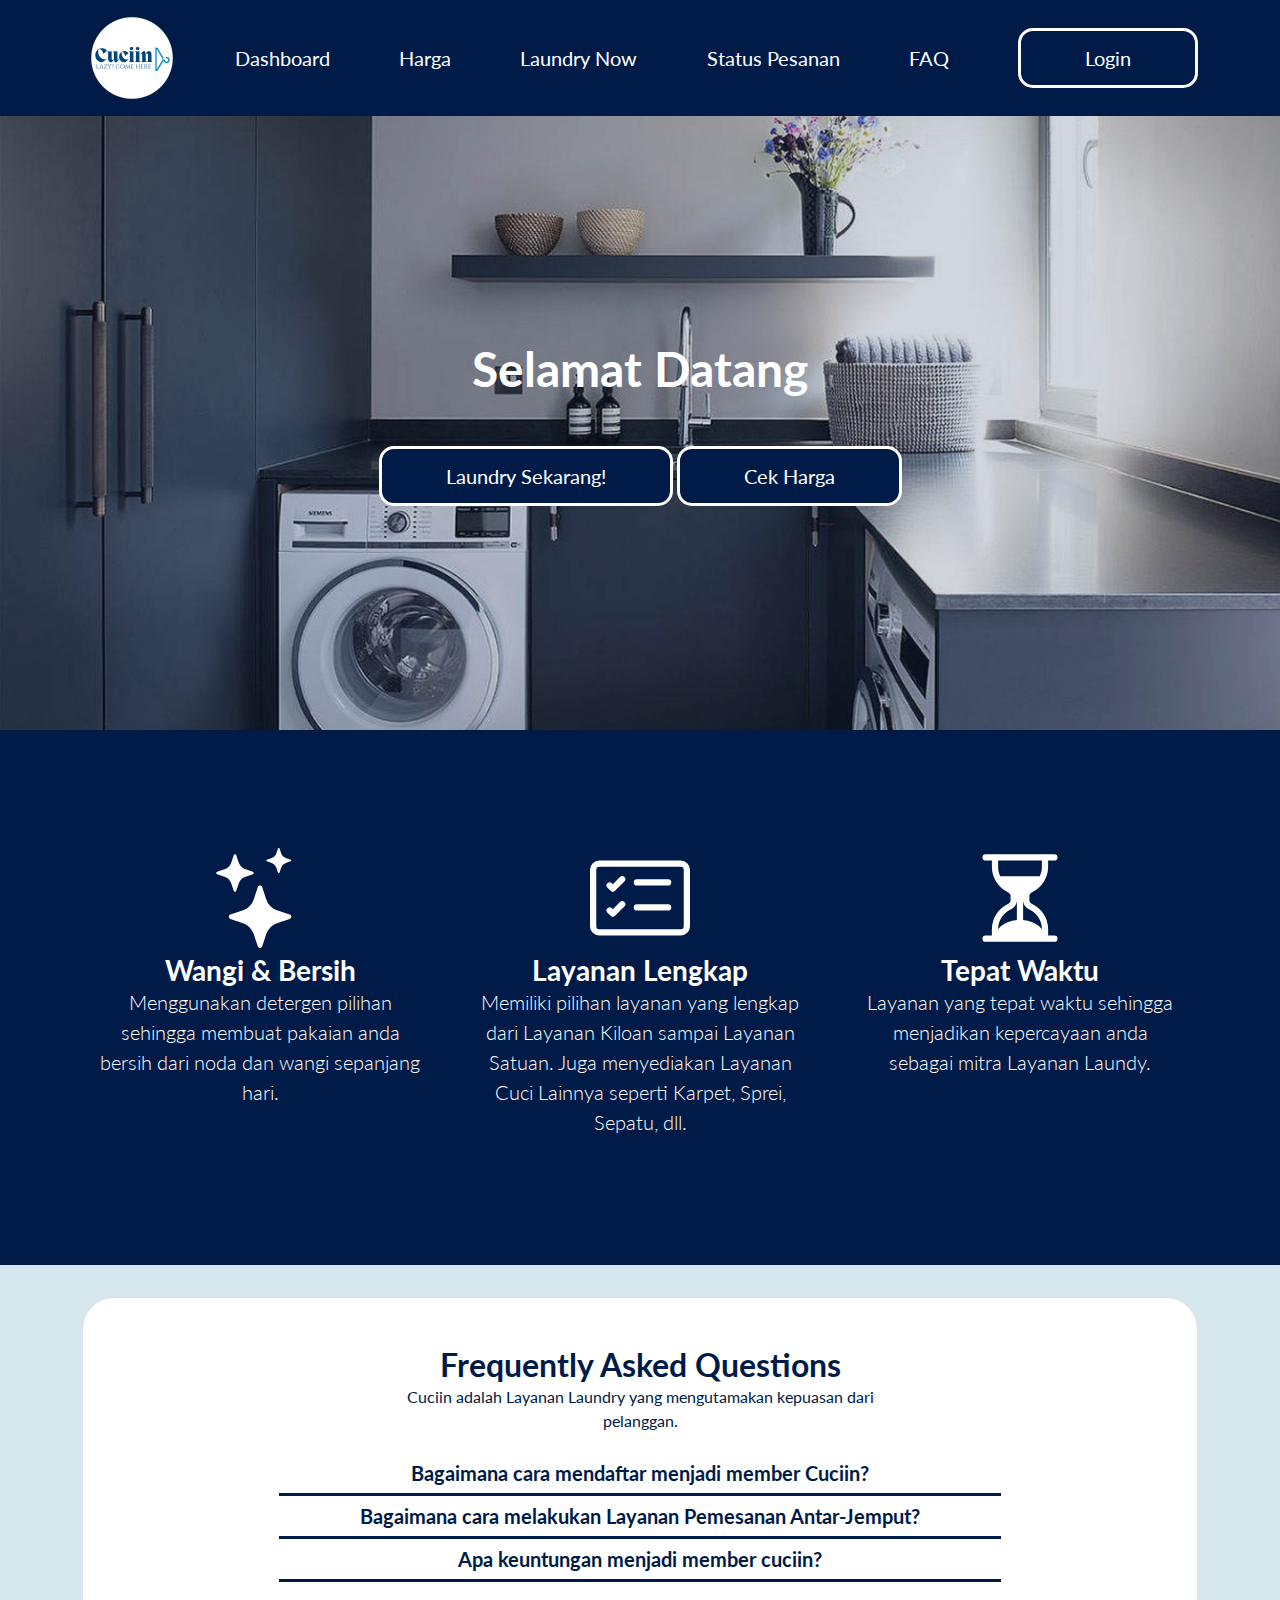
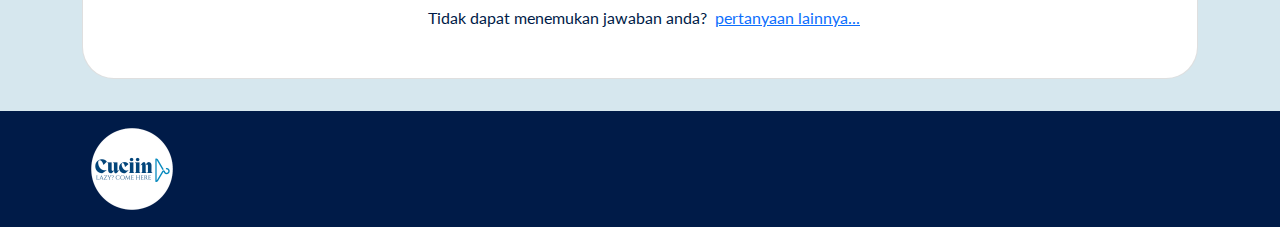
<file: index.html>
<!DOCTYPE html>
<html lang="en">

<head>
    <meta charset="utf-8" />
    <meta name="viewport" content="width=device-width, initial-scale=1, shrink-to-fit=no" />
    <meta name="description" content="" />
    <meta name="author" content="" />
    <title>Laundry Cuciin</title>
    <!-- Favicon-->
    <link rel="icon" type="" href="assets/favicon.ico" />
    <!-- Bootstrap icons-->
    <link href="https://cdn.jsdelivr.net/npm/bootstrap-icons@1.5.0/font/bootstrap-icons.css" rel="stylesheet"
        type="text/css" />
    <!-- Google fonts-->
    <link href="https://fonts.googleapis.com/css?family=Lato:300,400,700,300italic,400italic,700italic" rel="stylesheet"
        type="text/css" />
    <!-- Core theme CSS (includes Bootstrap)-->
    <link href="css/styles.css" rel="stylesheet" />
    <!-- Template JS-->
    <script src="https://code.jquery.com/jquery-3.3.1.slim.min.js"
        integrity="sha384-q8i/X+965DzO0rT7abK41JStQIAqVgRVzpbzo5smXKp4YfRvH+8abtTE1Pi6jizo" crossorigin="anonymous">
    </script>
    <script src="https://cdn.jsdelivr.net/npm/popper.js@1.14.7/dist/umd/popper.min.js"
        integrity="sha384-UO2eT0CpHqdSJQ6hJty5KVphtPhzWj9WO1clHTMGa3JDZwrnQq4sF86dIHNDz0W1" crossorigin="anonymous">
    </script>
    <script src="https://cdn.jsdelivr.net/npm/bootstrap@4.3.1/dist/js/bootstrap.min.js"
        integrity="sha384-JjSmVgyd0p3pXB1rRibZUAYoIIy6OrQ6VrjIEaFf/nJGzIxFDsf4x0xIM+B07jRM" crossorigin="anonymous">
    </script>
</head>

<body>


    <!-- Navigation-->
    <nav class="navbar bg-light static-top">
        <div class="container">
            <img src="icon cuciin.png" alt="">
            <a class="navbar-brand text-white" href="index.html">Dashboard</a>
            <a class="navbar-brand text-white" href="harga.php">Harga</a>
            <a class="navbar-brand text-white" href="laundrynow.php">Laundry Now</a>
            <a class="navbar-brand text-white" href="statuspesanan.php">Status Pesanan</a>
            <a class="navbar-brand text-white" href="faq.html">FAQ</a>
            <a class="btn btn-primary btn-lg" href="login.php">Login</a>
        </div>
    </nav>

    <!-- Masthead-->
    <header class="masthead">
        <div class="container position-relative">
            <div class="row justify-content-center">
                <div class="col-xl-6">
                    <div class="text-center text-white py-5">
                        <!-- Page heading-->
                        <h1 class="mb-5">Selamat Datang</h1>
                        <a class="btn btn-primary btn-lg" href="laundrynow.php">Laundry Sekarang!</a>
                        <a class="btn btn-primary btn-lg" href="harga.php">Cek Harga</a>
                    </div>
                </div>
            </div>
        </div>
    </header>

    <!-- Icons Grid-->
    <section class="features-icons bg-light text-center">
        <div class="container">
            <div class="row">
                <div class="col-lg-4">
                    <div class="features-icons-item mx-auto mb-5 mb-lg-0 mb-lg-3">
                        <div class="features-icons-icon d-flex"><svg class="m-auto text-primary"
                                xmlns="http://www.w3.org/2000/svg" width="100" height="100" fill="currentColor"
                                class="bi bi-stars" viewBox="0 0 16 16">
                                <path
                                    d="M7.657 6.247c.11-.33.576-.33.686 0l.645 1.937a2.89 2.89 0 0 0 1.829 1.828l1.936.645c.33.11.33.576 0 .686l-1.937.645a2.89 2.89 0 0 0-1.828 1.829l-.645 1.936a.361.361 0 0 1-.686 0l-.645-1.937a2.89 2.89 0 0 0-1.828-1.828l-1.937-.645a.361.361 0 0 1 0-.686l1.937-.645a2.89 2.89 0 0 0 1.828-1.828l.645-1.937zM3.794 1.148a.217.217 0 0 1 .412 0l.387 1.162c.173.518.579.924 1.097 1.097l1.162.387a.217.217 0 0 1 0 .412l-1.162.387A1.734 1.734 0 0 0 4.593 5.69l-.387 1.162a.217.217 0 0 1-.412 0L3.407 5.69A1.734 1.734 0 0 0 2.31 4.593l-1.162-.387a.217.217 0 0 1 0-.412l1.162-.387A1.734 1.734 0 0 0 3.407 2.31l.387-1.162zM10.863.099a.145.145 0 0 1 .274 0l.258.774c.115.346.386.617.732.732l.774.258a.145.145 0 0 1 0 .274l-.774.258a1.156 1.156 0 0 0-.732.732l-.258.774a.145.145 0 0 1-.274 0l-.258-.774a1.156 1.156 0 0 0-.732-.732L9.1 2.137a.145.145 0 0 1 0-.274l.774-.258c.346-.115.617-.386.732-.732L10.863.1z" />
                            </svg></div>
                        <h3 class="text-white">Wangi & Bersih</h3>
                        <p class="lead mb-0 text-white">Menggunakan detergen pilihan sehingga membuat pakaian anda
                            bersih dari noda dan wangi sepanjang hari.</p>
                    </div>
                </div>
                <div class="col-lg-4">
                    <div class="features-icons-item mx-auto mb-5 mb-lg-0 mb-lg-3">
                        <div class="features-icons-icon d-flex"><svg class="m-auto text-primary"
                                xmlns="http://www.w3.org/2000/svg" width="100" height="100" fill="currentColor"
                                class="bi bi-card-checklist" viewBox="0 0 16 16">
                                <path
                                    d="M14.5 3a.5.5 0 0 1 .5.5v9a.5.5 0 0 1-.5.5h-13a.5.5 0 0 1-.5-.5v-9a.5.5 0 0 1 .5-.5h13zm-13-1A1.5 1.5 0 0 0 0 3.5v9A1.5 1.5 0 0 0 1.5 14h13a1.5 1.5 0 0 0 1.5-1.5v-9A1.5 1.5 0 0 0 14.5 2h-13z" />
                                <path
                                    d="M7 5.5a.5.5 0 0 1 .5-.5h5a.5.5 0 0 1 0 1h-5a.5.5 0 0 1-.5-.5zm-1.496-.854a.5.5 0 0 1 0 .708l-1.5 1.5a.5.5 0 0 1-.708 0l-.5-.5a.5.5 0 1 1 .708-.708l.146.147 1.146-1.147a.5.5 0 0 1 .708 0zM7 9.5a.5.5 0 0 1 .5-.5h5a.5.5 0 0 1 0 1h-5a.5.5 0 0 1-.5-.5zm-1.496-.854a.5.5 0 0 1 0 .708l-1.5 1.5a.5.5 0 0 1-.708 0l-.5-.5a.5.5 0 0 1 .708-.708l.146.147 1.146-1.147a.5.5 0 0 1 .708 0z" />
                            </svg></div>
                        <h3 class="text-white">Layanan Lengkap</h3>
                        <p class="lead mb-0 text-white">Memiliki pilihan layanan yang lengkap dari Layanan Kiloan sampai
                            Layanan Satuan. Juga menyediakan Layanan Cuci Lainnya seperti Karpet, Sprei, Sepatu, dll.
                        </p>
                    </div>
                </div>
                <div class="col-lg-4">
                    <div class="features-icons-item mx-auto mb-0 mb-lg-3">
                        <div class="features-icons-icon d-flex"><svg class="m-auto text-primary"
                                xmlns="http://www.w3.org/2000/svg" width="100" height="100" fill="currentColor"
                                class="bi bi-hourglass-split" viewBox="0 0 16 16">
                                <path
                                    d="M2.5 15a.5.5 0 1 1 0-1h1v-1a4.5 4.5 0 0 1 2.557-4.06c.29-.139.443-.377.443-.59v-.7c0-.213-.154-.451-.443-.59A4.5 4.5 0 0 1 3.5 3V2h-1a.5.5 0 0 1 0-1h11a.5.5 0 0 1 0 1h-1v1a4.5 4.5 0 0 1-2.557 4.06c-.29.139-.443.377-.443.59v.7c0 .213.154.451.443.59A4.5 4.5 0 0 1 12.5 13v1h1a.5.5 0 0 1 0 1h-11zm2-13v1c0 .537.12 1.045.337 1.5h6.326c.216-.455.337-.963.337-1.5V2h-7zm3 6.35c0 .701-.478 1.236-1.011 1.492A3.5 3.5 0 0 0 4.5 13s.866-1.299 3-1.48V8.35zm1 0v3.17c2.134.181 3 1.48 3 1.48a3.5 3.5 0 0 0-1.989-3.158C8.978 9.586 8.5 9.052 8.5 8.351z" />
                            </svg></div>
                        <h3 class="text-white">Tepat Waktu</h3>
                        <p class="lead mb-0 text-white">Layanan yang tepat waktu sehingga menjadikan kepercayaan anda
                            sebagai mitra Layanan Laundy.</p>
                    </div>
                </div>
            </div>
        </div>
    </section>


    <section class="h-100 gradient-custom">
        <div class="container py-5 h-100">
            <div class="row d-flex justify-content-center align-items-center h-100">
                <div class="col-12 col-md-8 col-lg-6 col-xl-12">
                    <div class="card bg-white text-light" style="border-radius: 2rem;">
                        <div class="card-body p-5 text-center">

                            <div class="faq_area section_padding_130" id="faq">
                                <div class="container">
                                    <div class="row justify-content-center">
                                        <div class="col-12 col-sm-8 col-lg-6">
                                            <!-- Section Heading-->
                                            <div class="section_heading text-center wow fadeInUp" data-wow-delay="0.2s"
                                                style="visibility: visible; animation-delay: 0.2s; animation-name: fadeInUp;">
                                                <h2><span>Frequently </span> Asked Questions</h3>
                                                    <p>Cuciin adalah Layanan Laundry yang mengutamakan kepuasan dari
                                                        pelanggan.</p>
                                                    <div class="line"></div>
                                            </div>
                                        </div>
                                    </div>
                                    <div class="row justify-content-center mt-1">
                                        <!-- FAQ Area-->
                                        <div class="col-12 col-sm-12 col-lg-9">
                                            <div class="accordion faq-accordian" id="faqAccordion">
                                                <div class="card border-0 wow fadeInUp" data-wow-delay="0.2s"
                                                    style="visibility: visible; animation-delay: 0.2s; animation-name: fadeInUp;">
                                                    <div class="card-header" id="headingOne">
                                                        <h5 class="mb-0 collapsed" data-toggle="collapse"
                                                            data-target="#collapseOne" aria-expanded="true"
                                                            aria-controls="collapseOne">Bagaimana cara mendaftar menjadi
                                                            member Cuciin?<span class="lni-chevron-up"></span></h6>
                                                    </div>
                                                    <div class="collapse" id="collapseOne" aria-labelledby="headingOne"
                                                        data-parent="#faqAccordion">
                                                        <div class="card-body">
                                                            <p>Kamu dapat mendaftar dengan cara menekan tombol Login di
                                                                kanan atas, kemudian scroll ke bawah kemudian pilih
                                                                "klik disini" pada elemen "belum memiliki akun,".</p>
                                                        </div>
                                                    </div>
                                                </div>
                                                <div class="card border-0 wow fadeInUp" data-wow-delay="0.3s"
                                                    style="visibility: visible; animation-delay: 0.3s; animation-name: fadeInUp;">
                                                    <div class="card-header" id="headingTwo">
                                                        <h5 class="mb-0 collapsed" data-toggle="collapse"
                                                            data-target="#collapseTwo" aria-expanded="true"
                                                            aria-controls="collapseTwo">Bagaimana cara melakukan Layanan
                                                            Pemesanan Antar-Jemput?<span class="lni-chevron-up"></span>
                                                            </h6>
                                                    </div>
                                                    <div class="collapse" id="collapseTwo" aria-labelledby="headingTwo"
                                                        data-parent="#faqAccordion">
                                                        <div class="card-body">
                                                            <p>Dengan cara menekan "Laundry Sekarang!" pada Navigasi,
                                                                kemudian pilih layanan yang diinginkan dan estimasi
                                                                berat, kemudian tekan konfirmasi untuk melanjutkan
                                                                pemesanan. Maka karyawan kami akan menjemput ke Alamat
                                                                yang terdaftar.</p>
                                                        </div>
                                                    </div>
                                                </div>

                                                <div class="card border-0 wow fadeInUp" data-wow-delay="0.4s"
                                                    style="visibility: visible; animation-delay: 0.4s; animation-name: fadeInUp;">
                                                    <div class="card-header" id="headingThree">
                                                        <h5 class="mb-0 collapsed" data-toggle="collapse"
                                                            data-target="#collapseThree" aria-expanded="true"
                                                            aria-controls="collapseThree">Apa keuntungan menjadi member
                                                            cuciin?<span class="lni-chevron-up"></span></h6>
                                                    </div>
                                                    <div class="collapse" id="collapseThree"
                                                        aria-labelledby="headingThree" data-parent="#faqAccordion">
                                                        <div class="card-body">
                                                            <p>Loyalitas dan Kepuasan pelanggan menjadi tanggung jawab
                                                                kami, oleh karena itu kami memberikan potongan sebesar
                                                                5% dari total yang harus dibayarkan untuk pemesanan
                                                                layanan di atas Rp. 50.000.</p>
                                                        </div>
                                                    </div>
                                                </div>
                                            </div>
                                            
                                            <!-- Support Button-->
                                            <div class="support-button text-center d-flex align-items-center justify-content-center mt-4 wow fadeInUp"
                                                data-wow-delay="0.5s"
                                                style="visibility: visible; animation-delay: 0.5s; animation-name: fadeInUp;">
                                                <i class="lni-emoji-sad"></i>
                                                <p class="mb-0 px-2">Tidak dapat menemukan jawaban anda?</p>
                                                <a href="faq.html"> pertanyaan lainnya...</a>
                                            </div>
                                        </div>
                                    </div>
                                </div>
                            </div>

                        </div>
                    </div>
                </div>
            </div>
        </div>
    </section>
    <!--FAQ-->



    <!-- Navigation-->
    <nav class="navbar bg-light static-bot">
        <div class="container">
            <img src="icon cuciin.png" alt="">

            <a class="navbar-brand text-light" href="loginadmin.php">Login Admin</a>
        </div>
    </nav>


    <!-- Footer
    <footer class="footer bg-light">
        <div class="container">
            <div class="row">
                <div class="col-lg-6 h-100 text-center text-lg-start my-auto">
                    <ul class="list-inline mb-2">
                        <li class="list-inline-item"><a href="#!">About</a></li>
                        <li class="list-inline-item">⋅</li>
                        <li class="list-inline-item"><a href="#!">Contact</a></li>
                        <li class="list-inline-item">⋅</li>
                        <li class="list-inline-item"><a href="#!">Terms of Use</a></li>
                        <li class="list-inline-item">⋅</li>
                        <li class="list-inline-item"><a href="#!">Privacy Policy</a></li>
                    </ul>
                    <p class="text-muted small mb-4 mb-lg-0">&copy; Your Website 2022. All Rights Reserved.</p>
                </div>
                <div class="col-lg-6 h-100 text-center text-lg-end my-auto">
                    <ul class="list-inline mb-0">
                        <li class="list-inline-item me-4">
                            <a href="#!"><i class="bi-facebook fs-3"></i></a>
                        </li>
                        <li class="list-inline-item me-4">
                            <a href="#!"><i class="bi-twitter fs-3"></i></a>
                        </li>
                        <li class="list-inline-item">
                            <a href="#!"><i class="bi-instagram fs-3"></i></a>
                        </li>
                    </ul>
                </div>
            </div>
        </div>
    </footer>
    -->

    <!-- Bootstrap core JS-->
    <script src="https://cdn.jsdelivr.net/npm/bootstrap@5.1.3/dist/js/bootstrap.bundle.min.js"></script>
    <!-- Core theme JS-->
    <script src="js/scripts.js"></script>
    <!-- * * * * * * * * * * * * * * * * * * * * * * * * * * * * * * * * * * * * * * * *-->
    <!-- * *                               SB Forms JS                               * *-->
    <!-- * * Activate your form at https://startbootstrap.com/solution/contact-forms * *-->
    <!-- * * * * * * * * * * * * * * * * * * * * * * * * * * * * * * * * * * * * * * * *-->
    <script src="https://cdn.startbootstrap.com/sb-forms-latest.js"></script>
</body>

</html>
</file>
<file: css/styles.css>
@charset "UTF-8";
@import url("https://cdn.jsdelivr.net/npm/bootstrap-icons@1.3.0/font/bootstrap-icons.css");
@import url("http://www.w3.org/2000/svg");
/*!
* Start Bootstrap - Landing Page v6.0.5 (https://startbootstrap.com/theme/landing-page)
* Copyright 2013-2022 Start Bootstrap
* Licensed under MIT (https://github.com/StartBootstrap/startbootstrap-landing-page/blob/master/LICENSE)
*/
/*!
 * Bootstrap v5.1.3 (https://getbootstrap.com/)
 * Copyright 2011-2021 The Bootstrap Authors
 * Copyright 2011-2021 Twitter, Inc.
 * Licensed under MIT (https://github.com/twbs/bootstrap/blob/main/LICENSE)
 */
:root {
  --bs-blue: #0d6efd;
  --bs-indigo: #6610f2;
  --bs-purple: #6f42c1;
  --bs-pink: #d63384;
  --bs-red: #dc3545;
  --bs-orange: #fd7e14;
  --bs-yellow: #ffc107;
  --bs-green: #198754;
  --bs-teal: #20c997;
  --bs-cyan: #0dcaf0;
  --bs-white: #fff;
  --bs-gray: #6c757d;
  --bs-gray-dark: #343a40;
  --bs-gray-100: #f8f9fa;
  --bs-gray-200: #e9ecef;
  --bs-gray-300: #dee2e6;
  --bs-gray-400: #ced4da;
  --bs-gray-500: #adb5bd;
  --bs-gray-600: #6c757d;
  --bs-gray-700: #495057;
  --bs-gray-800: #343a40;
  --bs-gray-900: #212529;
  --bs-primary: #0d6efd;
  --bs-secondary: #6c757d;
  --bs-success: #198754;
  --bs-info: #0dcaf0;
  --bs-warning: #ffc107;
  --bs-danger: #e42236;
  --bs-light: #001B48;
  --bs-dark: #212529;
  --bs-primary-rgb: 13, 110, 253;
  --bs-secondary-rgb: 108, 117, 125;
  --bs-success-rgb: 25, 135, 84;
  --bs-info-rgb: 13, 202, 240;
  --bs-warning-rgb: 255, 193, 7;
  --bs-danger-rgb: 220, 53, 69;
  --bs-light-rgb: 0, 27, 72;
  --bs-dark-rgb: 33, 37, 41;
  --bs-white-rgb: 255, 255, 255;
  --bs-black-rgb: 0, 0, 0;
  --bs-body-color-rgb: 33, 37, 41;
  --bs-body-bg-rgb: 255, 255, 255;
  --bs-font-sans-serif: system-ui, -apple-system, "Segoe UI", Roboto, "Helvetica Neue", Arial, "Noto Sans", "Liberation Sans", sans-serif, "Apple Color Emoji", "Segoe UI Emoji", "Segoe UI Symbol", "Noto Color Emoji";
  --bs-font-monospace: SFMono-Regular, Menlo, Monaco, Consolas, "Liberation Mono", "Courier New", monospace;
  --bs-gradient: linear-gradient(180deg, rgba(255, 255, 255, 0.15), rgba(255, 255, 255, 0));
  --bs-body-font-family: Lato, -apple-system, BlinkMacSystemFont, Segoe UI, Roboto, Helvetica Neue, Arial, sans-serif, Apple Color Emoji, Segoe UI Emoji, Segoe UI Symbol, Noto Color Emoji;
  --bs-body-font-size: 1rem;
  --bs-body-font-weight: 400;
  --bs-body-line-height: 1.5;
  --bs-body-color: #212529;
  --bs-body-bg: #D6E7EE;
}

*,
*::before,
*::after {
  box-sizing: border-box;
}

@media (prefers-reduced-motion: no-preference) {
  :root {
    scroll-behavior: smooth;
  }
}

body {
  margin: 0;
  font-family: var(--bs-body-font-family);
  font-size: var(--bs-body-font-size);
  font-weight: var(--bs-body-font-weight);
  line-height: var(--bs-body-line-height);
  color: var(--bs-body-color);
  text-align: var(--bs-body-text-align);
  background-color: var(--bs-body-bg);
  -webkit-text-size-adjust: 100%;
  -webkit-tap-highlight-color: rgba(0, 0, 0, 0);
}

hr {
  margin: 1rem 0;
  color: inherit;
  background-color: currentColor;
  border: 0;
  opacity: 0.25;
}

hr:not([size]) {
  height: 1px;
}

h6,
.h6,
h5,
.h5,
h4,
.h4,
h3,
.h3,
h2,
.h2,
h1,
.h1 {
  margin-top: 0;
  margin-bottom: 0;
  font-weight: 700;
  line-height: 1.2;
  
}

.h-custom {
  margin-bottom: 0.5rem;
font-family: 'Oswald', sans-serif;
font-weight: 500;
line-height: 1.2;
color: inherit;
}

h1,
.h1 {
  font-size: calc(1.375rem + 1.5vw);
}

@media (min-width: 1200px) {

  h1,
  .h1 {
    font-size: 2.5rem;
  }
}

h2,
.h2 {
  font-size: calc(1.325rem + 0.9vw);
}

@media (min-width: 1200px) {

  h2,
  .h2 {
    font-size: 2rem;
  }
}

h3,
.h3 {
  font-size: calc(1.3rem + 0.6vw);
}

@media (min-width: 1200px) {

  h3,
  .h3 {
    font-size: 1.75rem;
  }
}

h4,
.h4 {
  font-size: calc(1.275rem + 0.3vw);
}

@media (min-width: 1200px) {

  h4,
  .h4 {
    font-size: 1.5rem;
  }
}

h5,
.h5 {
  font-size: 1.25rem;
}

h6,
.h6 {
  font-size: 1rem;
}

p {
  margin-top: 0;
  margin-bottom: 1rem;
}

abbr[title],
abbr[data-bs-original-title] {
  -webkit-text-decoration: underline dotted;
  text-decoration: underline dotted;
  cursor: help;
  -webkit-text-decoration-skip-ink: none;
  text-decoration-skip-ink: none;
}

address {
  margin-bottom: 1rem;
  font-style: normal;
  line-height: inherit;
}

ol,
ul {
  padding-left: 2rem;
}

ol,
ul,
dl {
  margin-top: 0;
  margin-bottom: 1rem;
}

ol ol,
ul ul,
ol ul,
ul ol {
  margin-bottom: 0;
}

dt {
  font-weight: 700;
}

dd {
  margin-bottom: 0.5rem;
  margin-left: 0;
}

blockquote {
  margin: 0 0 1rem;
}

b,
strong {
  font-weight: bolder;
}

small,
.small {
  font-size: 0.875em;
}

mark,
.mark {
  padding: 0.2em;
  background-color: #fcf8e3;
}

sub,
sup {
  position: relative;
  font-size: 0.75em;
  line-height: 0;
  vertical-align: baseline;
}

sub {
  bottom: -0.25em;
}

sup {
  top: -0.5em;
}

a {
  color: #0d6efd;
  text-decoration: underline;
}

a:hover {
  color: #0a58ca;
}

a:not([href]):not([class]),
a:not([href]):not([class]):hover {
  color: inherit;
  text-decoration: none;
}

pre,
code,
kbd,
samp {
  font-family: var(--bs-font-monospace);
  font-size: 1em;
  direction: ltr
    /* rtl:ignore */
  ;
  unicode-bidi: bidi-override;
}

pre {
  display: block;
  margin-top: 0;
  margin-bottom: 1rem;
  overflow: auto;
  font-size: 0.875em;
}

pre code {
  font-size: inherit;
  color: inherit;
  word-break: normal;
}

code {
  font-size: 0.875em;
  color: #d63384;
  word-wrap: break-word;
}

a>code {
  color: inherit;
}

kbd {
  padding: 0.2rem 0.4rem;
  font-size: 0.875em;
  color: #fff;
  background-color: #212529;
  border-radius: 0.2rem;
}

kbd kbd {
  padding: 0;
  font-size: 1em;
  font-weight: 700;
}

figure {
  margin: 0 0 1rem;
}

img,
svg {
  vertical-align: middle;
}

table {
  caption-side: bottom;
  border-collapse: collapse;
}

caption {
  padding-top: 0.5rem;
  padding-bottom: 0.5rem;
  color: #6c757d;
  text-align: left;
}

th {
  text-align: inherit;
  text-align: -webkit-match-parent;
}

thead,
tbody,
tfoot,
tr,
td,
th {
  border-color: inherit;
  border-style: solid;
  border-width: 0;
}

label {
  display: inline-block;
}

button {
  border-radius: 0;
}

button:focus:not(:focus-visible) {
  outline: 0;
}

input,
button,
select,
optgroup,
textarea {
  margin: 0;
  font-family: inherit;
  font-size: inherit;
  line-height: inherit;
}

button,
select {
  text-transform: none;
}

[role=button] {
  cursor: pointer;
}

select {
  word-wrap: normal;
}

select:disabled {
  opacity: 1;
}

[list]::-webkit-calendar-picker-indicator {
  display: none;
}

button,
[type=button],
[type=reset],
[type=submit] {
  -webkit-appearance: button;
}

button:not(:disabled),
[type=button]:not(:disabled),
[type=reset]:not(:disabled),
[type=submit]:not(:disabled) {
  cursor: pointer;
}

::-moz-focus-inner {
  padding: 0;
  border-style: none;
}

textarea {
  resize: vertical;
}

fieldset {
  min-width: 0;
  padding: 0;
  margin: 0;
  border: 0;
}

legend {
  float: left;
  width: 100%;
  padding: 0;
  margin-bottom: 0.5rem;
  font-size: calc(1.275rem + 0.3vw);
  line-height: inherit;
}

@media (min-width: 1200px) {
  legend {
    font-size: 1.5rem;
  }
}

legend+* {
  clear: left;
}

::-webkit-datetime-edit-fields-wrapper,
::-webkit-datetime-edit-text,
::-webkit-datetime-edit-minute,
::-webkit-datetime-edit-hour-field,
::-webkit-datetime-edit-day-field,
::-webkit-datetime-edit-month-field,
::-webkit-datetime-edit-year-field {
  padding: 0;
}

::-webkit-inner-spin-button {
  height: auto;
}

[type=search] {
  outline-offset: -2px;
  -webkit-appearance: textfield;
}

/* rtl:raw:
[type="tel"],
[type="url"],
[type="email"],
[type="number"] {
  direction: ltr;
}
*/
::-webkit-search-decoration {
  -webkit-appearance: none;
}

::-webkit-color-swatch-wrapper {
  padding: 0;
}

::-webkit-file-upload-button {
  font: inherit;
}

::file-selector-button {
  font: inherit;
}

::-webkit-file-upload-button {
  font: inherit;
  -webkit-appearance: button;
}

output {
  display: inline-block;
}

iframe {
  border: 0;
}

summary {
  display: list-item;
  cursor: pointer;
}

progress {
  vertical-align: baseline;
}

[hidden] {
  display: none !important;
}

.lead {
  font-size: 1.25rem;
  font-weight: 300;
}

.display-1 {
  font-size: calc(1.625rem + 4.5vw);
  font-weight: 300;
  line-height: 1.2;
}

@media (min-width: 1200px) {
  .display-1 {
    font-size: 5rem;
  }
}

.display-2 {
  font-size: calc(1.575rem + 3.9vw);
  font-weight: 300;
  line-height: 1.2;
}

@media (min-width: 1200px) {
  .display-2 {
    font-size: 4.5rem;
  }
}

.display-3 {
  font-size: calc(1.525rem + 3.3vw);
  font-weight: 300;
  line-height: 1.2;
}

@media (min-width: 1200px) {
  .display-3 {
    font-size: 4rem;
  }
}

.display-4 {
  font-size: calc(1.475rem + 2.7vw);
  font-weight: 300;
  line-height: 1.2;
}

@media (min-width: 1200px) {
  .display-4 {
    font-size: 3.5rem;
  }
}

.display-5 {
  font-size: calc(1.425rem + 2.1vw);
  font-weight: 300;
  line-height: 1.2;
}

@media (min-width: 1200px) {
  .display-5 {
    font-size: 3rem;
  }
}

.display-6 {
  font-size: calc(1.375rem + 1.5vw);
  font-weight: 300;
  line-height: 1.2;
}

@media (min-width: 1200px) {
  .display-6 {
    font-size: 2.5rem;
  }
}

.list-unstyled {
  padding-left: 0;
  list-style: none;
}

.list-inline {
  padding-left: 0;
  list-style: none;
}

.list-inline-item {
  display: inline-block;
}

.list-inline-item:not(:last-child) {
  margin-right: 0.5rem;
}

.initialism {
  font-size: 0.875em;
  text-transform: uppercase;
}

.blockquote {
  margin-bottom: 1rem;
  font-size: 1.25rem;
}

.blockquote> :last-child {
  margin-bottom: 0;
}

.blockquote-footer {
  margin-top: -1rem;
  margin-bottom: 1rem;
  font-size: 0.875em;
  color: #6c757d;
}

.blockquote-footer::before {
  content: "— ";
}

.img-fluid {
  max-width: 100%;
  height: auto;
}

.img-thumbnail {
  padding: 0.25rem;
  background-color: #fff;
  border: 1px solid #dee2e6;
  border-radius: 0.25rem;
  max-width: 100%;
  height: auto;
}

.figure {
  display: inline-block;
}

.figure-img {
  margin-bottom: 0.5rem;
  line-height: 1;
}

.figure-caption {
  font-size: 0.875em;
  color: #6c757d;
}

.container,
.container-fluid,
.container-xxl,
.container-xl,
.container-lg,
.container-md,
.container-sm {
  width: 100%;
  padding-right: var(--bs-gutter-x, 0.75rem);
  padding-left: var(--bs-gutter-x, 0.75rem);
  margin-right: auto;
  margin-left: auto;
}

@media (min-width: 576px) {

  .container-sm,
  .container {
    max-width: 540px;
  }
}

@media (min-width: 768px) {

  .container-md,
  .container-sm,
  .container {
    max-width: 720px;
  }
}

@media (min-width: 992px) {

  .container-lg,
  .container-md,
  .container-sm,
  .container {
    max-width: 960px;
  }
}

@media (min-width: 1200px) {

  .container-xl,
  .container-lg,
  .container-md,
  .container-sm,
  .container {
    max-width: 1140px;
  }
}

@media (min-width: 1400px) {

  .container-xxl,
  .container-xl,
  .container-lg,
  .container-md,
  .container-sm,
  .container {
    max-width: 1320px;
  }
}

.row {
  --bs-gutter-x: 1.5rem;
  --bs-gutter-y: 0;
  display: flex;
  flex-wrap: wrap;
  margin-top: calc(-1 * var(--bs-gutter-y));
  margin-right: calc(-0.5 * var(--bs-gutter-x));
  margin-left: calc(-0.5 * var(--bs-gutter-x));
}

.row>* {
  flex-shrink: 0;
  width: 100%;
  max-width: 100%;
  padding-right: calc(var(--bs-gutter-x) * 0.5);
  padding-left: calc(var(--bs-gutter-x) * 0.5);
  margin-top: var(--bs-gutter-y);
}

.col {
  flex: 1 0 0%;
}

.row-cols-auto>* {
  flex: 0 0 auto;
  width: auto;
}

.row-cols-1>* {
  flex: 0 0 auto;
  width: 100%;
}

.row-cols-2>* {
  flex: 0 0 auto;
  width: 50%;
}

.row-cols-3>* {
  flex: 0 0 auto;
  width: 33.3333333333%;
}

.row-cols-4>* {
  flex: 0 0 auto;
  width: 25%;
}

.row-cols-5>* {
  flex: 0 0 auto;
  width: 20%;
}

.row-cols-6>* {
  flex: 0 0 auto;
  width: 16.6666666667%;
}

.col-auto {
  flex: 0 0 auto;
  width: auto;
}

.col-1 {
  flex: 0 0 auto;
  width: 8.33333333%;
}

.col-2 {
  flex: 0 0 auto;
  width: 16.66666667%;
}

.col-3 {
  flex: 0 0 auto;
  width: 25%;
}

.col-4 {
  flex: 0 0 auto;
  width: 33.33333333%;
}

.col-5 {
  flex: 0 0 auto;
  width: 41.66666667%;
}

.col-6 {
  flex: 0 0 auto;
  width: 50%;
}

.col-7 {
  flex: 0 0 auto;
  width: 58.33333333%;
}

.col-8 {
  flex: 0 0 auto;
  width: 66.66666667%;
}

.col-9 {
  flex: 0 0 auto;
  width: 75%;
}

.col-10 {
  flex: 0 0 auto;
  width: 83.33333333%;
}

.col-11 {
  flex: 0 0 auto;
  width: 91.66666667%;
}

.col-12 {
  flex: 0 0 auto;
  width: 100%;
}

.offset-1 {
  margin-left: 8.33333333%;
}

.offset-2 {
  margin-left: 16.66666667%;
}

.offset-3 {
  margin-left: 25%;
}

.offset-4 {
  margin-left: 33.33333333%;
}

.offset-5 {
  margin-left: 41.66666667%;
}

.offset-6 {
  margin-left: 50%;
}

.offset-7 {
  margin-left: 58.33333333%;
}

.offset-8 {
  margin-left: 66.66666667%;
}

.offset-9 {
  margin-left: 75%;
}

.offset-10 {
  margin-left: 83.33333333%;
}

.offset-11 {
  margin-left: 91.66666667%;
}

.g-0,
.gx-0 {
  --bs-gutter-x: 0;
}

.g-0,
.gy-0 {
  --bs-gutter-y: 0;
}

.g-1,
.gx-1 {
  --bs-gutter-x: 0.25rem;
}

.g-1,
.gy-1 {
  --bs-gutter-y: 0.25rem;
}

.g-2,
.gx-2 {
  --bs-gutter-x: 0.5rem;
}

.g-2,
.gy-2 {
  --bs-gutter-y: 0.5rem;
}

.g-3,
.gx-3 {
  --bs-gutter-x: 1rem;
}

.g-3,
.gy-3 {
  --bs-gutter-y: 1rem;
}

.g-4,
.gx-4 {
  --bs-gutter-x: 1.5rem;
}

.g-4,
.gy-4 {
  --bs-gutter-y: 1.5rem;
}

.g-5,
.gx-5 {
  --bs-gutter-x: 3rem;
}

.g-5,
.gy-5 {
  --bs-gutter-y: 3rem;
}

@media (min-width: 576px) {
  .col-sm {
    flex: 1 0 0%;
  }

  .row-cols-sm-auto>* {
    flex: 0 0 auto;
    width: auto;
  }

  .row-cols-sm-1>* {
    flex: 0 0 auto;
    width: 100%;
  }

  .row-cols-sm-2>* {
    flex: 0 0 auto;
    width: 50%;
  }

  .row-cols-sm-3>* {
    flex: 0 0 auto;
    width: 33.3333333333%;
  }

  .row-cols-sm-4>* {
    flex: 0 0 auto;
    width: 25%;
  }

  .row-cols-sm-5>* {
    flex: 0 0 auto;
    width: 20%;
  }

  .row-cols-sm-6>* {
    flex: 0 0 auto;
    width: 16.6666666667%;
  }

  .col-sm-auto {
    flex: 0 0 auto;
    width: auto;
  }

  .col-sm-1 {
    flex: 0 0 auto;
    width: 8.33333333%;
  }

  .col-sm-2 {
    flex: 0 0 auto;
    width: 16.66666667%;
  }

  .col-sm-3 {
    flex: 0 0 auto;
    width: 25%;
  }

  .col-sm-4 {
    flex: 0 0 auto;
    width: 33.33333333%;
  }

  .col-sm-5 {
    flex: 0 0 auto;
    width: 41.66666667%;
  }

  .col-sm-6 {
    flex: 0 0 auto;
    width: 50%;
  }

  .col-sm-7 {
    flex: 0 0 auto;
    width: 58.33333333%;
  }

  .col-sm-8 {
    flex: 0 0 auto;
    width: 66.66666667%;
  }

  .col-sm-9 {
    flex: 0 0 auto;
    width: 75%;
  }

  .col-sm-10 {
    flex: 0 0 auto;
    width: 83.33333333%;
  }

  .col-sm-11 {
    flex: 0 0 auto;
    width: 91.66666667%;
  }

  .col-sm-12 {
    flex: 0 0 auto;
    width: 100%;
  }

  .offset-sm-0 {
    margin-left: 0;
  }

  .offset-sm-1 {
    margin-left: 8.33333333%;
  }

  .offset-sm-2 {
    margin-left: 16.66666667%;
  }

  .offset-sm-3 {
    margin-left: 25%;
  }

  .offset-sm-4 {
    margin-left: 33.33333333%;
  }

  .offset-sm-5 {
    margin-left: 41.66666667%;
  }

  .offset-sm-6 {
    margin-left: 50%;
  }

  .offset-sm-7 {
    margin-left: 58.33333333%;
  }

  .offset-sm-8 {
    margin-left: 66.66666667%;
  }

  .offset-sm-9 {
    margin-left: 75%;
  }

  .offset-sm-10 {
    margin-left: 83.33333333%;
  }

  .offset-sm-11 {
    margin-left: 91.66666667%;
  }

  .g-sm-0,
  .gx-sm-0 {
    --bs-gutter-x: 0;
  }

  .g-sm-0,
  .gy-sm-0 {
    --bs-gutter-y: 0;
  }

  .g-sm-1,
  .gx-sm-1 {
    --bs-gutter-x: 0.25rem;
  }

  .g-sm-1,
  .gy-sm-1 {
    --bs-gutter-y: 0.25rem;
  }

  .g-sm-2,
  .gx-sm-2 {
    --bs-gutter-x: 0.5rem;
  }

  .g-sm-2,
  .gy-sm-2 {
    --bs-gutter-y: 0.5rem;
  }

  .g-sm-3,
  .gx-sm-3 {
    --bs-gutter-x: 1rem;
  }

  .g-sm-3,
  .gy-sm-3 {
    --bs-gutter-y: 1rem;
  }

  .g-sm-4,
  .gx-sm-4 {
    --bs-gutter-x: 1.5rem;
  }

  .g-sm-4,
  .gy-sm-4 {
    --bs-gutter-y: 1.5rem;
  }

  .g-sm-5,
  .gx-sm-5 {
    --bs-gutter-x: 3rem;
  }

  .g-sm-5,
  .gy-sm-5 {
    --bs-gutter-y: 3rem;
  }
}

@media (min-width: 768px) {
  .col-md {
    flex: 1 0 0%;
  }

  .row-cols-md-auto>* {
    flex: 0 0 auto;
    width: auto;
  }

  .row-cols-md-1>* {
    flex: 0 0 auto;
    width: 100%;
  }

  .row-cols-md-2>* {
    flex: 0 0 auto;
    width: 50%;
  }

  .row-cols-md-3>* {
    flex: 0 0 auto;
    width: 33.3333333333%;
  }

  .row-cols-md-4>* {
    flex: 0 0 auto;
    width: 25%;
  }

  .row-cols-md-5>* {
    flex: 0 0 auto;
    width: 20%;
  }

  .row-cols-md-6>* {
    flex: 0 0 auto;
    width: 16.6666666667%;
  }

  .col-md-auto {
    flex: 0 0 auto;
    width: auto;
  }

  .col-md-1 {
    flex: 0 0 auto;
    width: 8.33333333%;
  }

  .col-md-2 {
    flex: 0 0 auto;
    width: 16.66666667%;
  }

  .col-md-3 {
    flex: 0 0 auto;
    width: 25%;
  }

  .col-md-4 {
    flex: 0 0 auto;
    width: 33.33333333%;
  }

  .col-md-5 {
    flex: 0 0 auto;
    width: 41.66666667%;
  }

  .col-md-6 {
    flex: 0 0 auto;
    width: 50%;
  }

  .col-md-7 {
    flex: 0 0 auto;
    width: 58.33333333%;
  }

  .col-md-8 {
    flex: 0 0 auto;
    width: 66.66666667%;
  }

  .col-md-9 {
    flex: 0 0 auto;
    width: 75%;
  }

  .col-md-10 {
    flex: 0 0 auto;
    width: 83.33333333%;
  }

  .col-md-11 {
    flex: 0 0 auto;
    width: 91.66666667%;
  }

  .col-md-12 {
    flex: 0 0 auto;
    width: 100%;
  }

  .offset-md-0 {
    margin-left: 0;
  }

  .offset-md-1 {
    margin-left: 8.33333333%;
  }

  .offset-md-2 {
    margin-left: 16.66666667%;
  }

  .offset-md-3 {
    margin-left: 25%;
  }

  .offset-md-4 {
    margin-left: 33.33333333%;
  }

  .offset-md-5 {
    margin-left: 41.66666667%;
  }

  .offset-md-6 {
    margin-left: 50%;
  }

  .offset-md-7 {
    margin-left: 58.33333333%;
  }

  .offset-md-8 {
    margin-left: 66.66666667%;
  }

  .offset-md-9 {
    margin-left: 75%;
  }

  .offset-md-10 {
    margin-left: 83.33333333%;
  }

  .offset-md-11 {
    margin-left: 91.66666667%;
  }

  .g-md-0,
  .gx-md-0 {
    --bs-gutter-x: 0;
  }

  .g-md-0,
  .gy-md-0 {
    --bs-gutter-y: 0;
  }

  .g-md-1,
  .gx-md-1 {
    --bs-gutter-x: 0.25rem;
  }

  .g-md-1,
  .gy-md-1 {
    --bs-gutter-y: 0.25rem;
  }

  .g-md-2,
  .gx-md-2 {
    --bs-gutter-x: 0.5rem;
  }

  .g-md-2,
  .gy-md-2 {
    --bs-gutter-y: 0.5rem;
  }

  .g-md-3,
  .gx-md-3 {
    --bs-gutter-x: 1rem;
  }

  .g-md-3,
  .gy-md-3 {
    --bs-gutter-y: 1rem;
  }

  .g-md-4,
  .gx-md-4 {
    --bs-gutter-x: 1.5rem;
  }

  .g-md-4,
  .gy-md-4 {
    --bs-gutter-y: 1.5rem;
  }

  .g-md-5,
  .gx-md-5 {
    --bs-gutter-x: 3rem;
  }

  .g-md-5,
  .gy-md-5 {
    --bs-gutter-y: 3rem;
  }
}

@media (min-width: 992px) {
  .col-lg {
    flex: 1 0 0%;
  }

  .row-cols-lg-auto>* {
    flex: 0 0 auto;
    width: auto;
  }

  .row-cols-lg-1>* {
    flex: 0 0 auto;
    width: 100%;
  }

  .row-cols-lg-2>* {
    flex: 0 0 auto;
    width: 50%;
  }

  .row-cols-lg-3>* {
    flex: 0 0 auto;
    width: 33.3333333333%;
  }

  .row-cols-lg-4>* {
    flex: 0 0 auto;
    width: 25%;
  }

  .row-cols-lg-5>* {
    flex: 0 0 auto;
    width: 20%;
  }

  .row-cols-lg-6>* {
    flex: 0 0 auto;
    width: 16.6666666667%;
  }

  .col-lg-auto {
    flex: 0 0 auto;
    width: auto;
  }

  .col-lg-1 {
    flex: 0 0 auto;
    width: 8.33333333%;
  }

  .col-lg-2 {
    flex: 0 0 auto;
    width: 16.66666667%;
  }

  .col-lg-3 {
    flex: 0 0 auto;
    width: 25%;
  }

  .col-lg-4 {
    flex: 0 0 auto;
    width: 33.33333333%;
  }

  .col-lg-5 {
    flex: 0 0 auto;
    width: 41.66666667%;
  }

  .col-lg-6 {
    flex: 0 0 auto;
    width: 50%;
  }

  .col-lg-7 {
    flex: 0 0 auto;
    width: 58.33333333%;
  }

  .col-lg-8 {
    flex: 0 0 auto;
    width: 66.66666667%;
  }

  .col-lg-9 {
    flex: 0 0 auto;
    width: 75%;
  }

  .col-lg-10 {
    flex: 0 0 auto;
    width: 83.33333333%;
  }

  .col-lg-11 {
    flex: 0 0 auto;
    width: 91.66666667%;
  }

  .col-lg-12 {
    flex: 0 0 auto;
    width: 100%;
  }

  .offset-lg-0 {
    margin-left: 0;
  }

  .offset-lg-1 {
    margin-left: 8.33333333%;
  }

  .offset-lg-2 {
    margin-left: 16.66666667%;
  }

  .offset-lg-3 {
    margin-left: 25%;
  }

  .offset-lg-4 {
    margin-left: 33.33333333%;
  }

  .offset-lg-5 {
    margin-left: 41.66666667%;
  }

  .offset-lg-6 {
    margin-left: 50%;
  }

  .offset-lg-7 {
    margin-left: 58.33333333%;
  }

  .offset-lg-8 {
    margin-left: 66.66666667%;
  }

  .offset-lg-9 {
    margin-left: 75%;
  }

  .offset-lg-10 {
    margin-left: 83.33333333%;
  }

  .offset-lg-11 {
    margin-left: 91.66666667%;
  }

  .g-lg-0,
  .gx-lg-0 {
    --bs-gutter-x: 0;
  }

  .g-lg-0,
  .gy-lg-0 {
    --bs-gutter-y: 0;
  }

  .g-lg-1,
  .gx-lg-1 {
    --bs-gutter-x: 0.25rem;
  }

  .g-lg-1,
  .gy-lg-1 {
    --bs-gutter-y: 0.25rem;
  }

  .g-lg-2,
  .gx-lg-2 {
    --bs-gutter-x: 0.5rem;
  }

  .g-lg-2,
  .gy-lg-2 {
    --bs-gutter-y: 0.5rem;
  }

  .g-lg-3,
  .gx-lg-3 {
    --bs-gutter-x: 1rem;
  }

  .g-lg-3,
  .gy-lg-3 {
    --bs-gutter-y: 1rem;
  }

  .g-lg-4,
  .gx-lg-4 {
    --bs-gutter-x: 1.5rem;
  }

  .g-lg-4,
  .gy-lg-4 {
    --bs-gutter-y: 1.5rem;
  }

  .g-lg-5,
  .gx-lg-5 {
    --bs-gutter-x: 3rem;
  }

  .g-lg-5,
  .gy-lg-5 {
    --bs-gutter-y: 3rem;
  }
}

@media (min-width: 1200px) {
  .col-xl {
    flex: 1 0 0%;
  }

  .row-cols-xl-auto>* {
    flex: 0 0 auto;
    width: auto;
  }

  .row-cols-xl-1>* {
    flex: 0 0 auto;
    width: 100%;
  }

  .row-cols-xl-2>* {
    flex: 0 0 auto;
    width: 50%;
  }

  .row-cols-xl-3>* {
    flex: 0 0 auto;
    width: 33.3333333333%;
  }

  .row-cols-xl-4>* {
    flex: 0 0 auto;
    width: 25%;
  }

  .row-cols-xl-5>* {
    flex: 0 0 auto;
    width: 20%;
  }

  .row-cols-xl-6>* {
    flex: 0 0 auto;
    width: 16.6666666667%;
  }

  .col-xl-auto {
    flex: 0 0 auto;
    width: auto;
  }

  .col-xl-1 {
    flex: 0 0 auto;
    width: 8.33333333%;
  }

  .col-xl-2 {
    flex: 0 0 auto;
    width: 16.66666667%;
  }

  .col-xl-3 {
    flex: 0 0 auto;
    width: 25%;
  }

  .col-xl-4 {
    flex: 0 0 auto;
    width: 33.33333333%;
  }

  .col-xl-5 {
    flex: 0 0 auto;
    width: 41.66666667%;
  }

  .col-xl-6 {
    flex: 0 0 auto;
    width: 50%;
  }

  .col-xl-7 {
    flex: 0 0 auto;
    width: 58.33333333%;
  }

  .col-xl-8 {
    flex: 0 0 auto;
    width: 66.66666667%;
  }

  .col-xl-9 {
    flex: 0 0 auto;
    width: 75%;
  }

  .col-xl-10 {
    flex: 0 0 auto;
    width: 83.33333333%;
  }

  .col-xl-11 {
    flex: 0 0 auto;
    width: 91.66666667%;
  }

  .col-xl-12 {
    flex: 0 0 auto;
    width: 100%;
  }

  .offset-xl-0 {
    margin-left: 0;
  }

  .offset-xl-1 {
    margin-left: 8.33333333%;
  }

  .offset-xl-2 {
    margin-left: 16.66666667%;
  }

  .offset-xl-3 {
    margin-left: 25%;
  }

  .offset-xl-4 {
    margin-left: 33.33333333%;
  }

  .offset-xl-5 {
    margin-left: 41.66666667%;
  }

  .offset-xl-6 {
    margin-left: 50%;
  }

  .offset-xl-7 {
    margin-left: 58.33333333%;
  }

  .offset-xl-8 {
    margin-left: 66.66666667%;
  }

  .offset-xl-9 {
    margin-left: 75%;
  }

  .offset-xl-10 {
    margin-left: 83.33333333%;
  }

  .offset-xl-11 {
    margin-left: 91.66666667%;
  }

  .g-xl-0,
  .gx-xl-0 {
    --bs-gutter-x: 0;
  }

  .g-xl-0,
  .gy-xl-0 {
    --bs-gutter-y: 0;
  }

  .g-xl-1,
  .gx-xl-1 {
    --bs-gutter-x: 0.25rem;
  }

  .g-xl-1,
  .gy-xl-1 {
    --bs-gutter-y: 0.25rem;
  }

  .g-xl-2,
  .gx-xl-2 {
    --bs-gutter-x: 0.5rem;
  }

  .g-xl-2,
  .gy-xl-2 {
    --bs-gutter-y: 0.5rem;
  }

  .g-xl-3,
  .gx-xl-3 {
    --bs-gutter-x: 1rem;
  }

  .g-xl-3,
  .gy-xl-3 {
    --bs-gutter-y: 1rem;
  }

  .g-xl-4,
  .gx-xl-4 {
    --bs-gutter-x: 1.5rem;
  }

  .g-xl-4,
  .gy-xl-4 {
    --bs-gutter-y: 1.5rem;
  }

  .g-xl-5,
  .gx-xl-5 {
    --bs-gutter-x: 3rem;
  }

  .g-xl-5,
  .gy-xl-5 {
    --bs-gutter-y: 3rem;
  }
}

@media (min-width: 1400px) {
  .col-xxl {
    flex: 1 0 0%;
  }

  .row-cols-xxl-auto>* {
    flex: 0 0 auto;
    width: auto;
  }

  .row-cols-xxl-1>* {
    flex: 0 0 auto;
    width: 100%;
  }

  .row-cols-xxl-2>* {
    flex: 0 0 auto;
    width: 50%;
  }

  .row-cols-xxl-3>* {
    flex: 0 0 auto;
    width: 33.3333333333%;
  }

  .row-cols-xxl-4>* {
    flex: 0 0 auto;
    width: 25%;
  }

  .row-cols-xxl-5>* {
    flex: 0 0 auto;
    width: 20%;
  }

  .row-cols-xxl-6>* {
    flex: 0 0 auto;
    width: 16.6666666667%;
  }

  .col-xxl-auto {
    flex: 0 0 auto;
    width: auto;
  }

  .col-xxl-1 {
    flex: 0 0 auto;
    width: 8.33333333%;
  }

  .col-xxl-2 {
    flex: 0 0 auto;
    width: 16.66666667%;
  }

  .col-xxl-3 {
    flex: 0 0 auto;
    width: 25%;
  }

  .col-xxl-4 {
    flex: 0 0 auto;
    width: 33.33333333%;
  }

  .col-xxl-5 {
    flex: 0 0 auto;
    width: 41.66666667%;
  }

  .col-xxl-6 {
    flex: 0 0 auto;
    width: 50%;
  }

  .col-xxl-7 {
    flex: 0 0 auto;
    width: 58.33333333%;
  }

  .col-xxl-8 {
    flex: 0 0 auto;
    width: 66.66666667%;
  }

  .col-xxl-9 {
    flex: 0 0 auto;
    width: 75%;
  }

  .col-xxl-10 {
    flex: 0 0 auto;
    width: 83.33333333%;
  }

  .col-xxl-11 {
    flex: 0 0 auto;
    width: 91.66666667%;
  }

  .col-xxl-12 {
    flex: 0 0 auto;
    width: 100%;
  }

  .offset-xxl-0 {
    margin-left: 0;
  }

  .offset-xxl-1 {
    margin-left: 8.33333333%;
  }

  .offset-xxl-2 {
    margin-left: 16.66666667%;
  }

  .offset-xxl-3 {
    margin-left: 25%;
  }

  .offset-xxl-4 {
    margin-left: 33.33333333%;
  }

  .offset-xxl-5 {
    margin-left: 41.66666667%;
  }

  .offset-xxl-6 {
    margin-left: 50%;
  }

  .offset-xxl-7 {
    margin-left: 58.33333333%;
  }

  .offset-xxl-8 {
    margin-left: 66.66666667%;
  }

  .offset-xxl-9 {
    margin-left: 75%;
  }

  .offset-xxl-10 {
    margin-left: 83.33333333%;
  }

  .offset-xxl-11 {
    margin-left: 91.66666667%;
  }

  .g-xxl-0,
  .gx-xxl-0 {
    --bs-gutter-x: 0;
  }

  .g-xxl-0,
  .gy-xxl-0 {
    --bs-gutter-y: 0;
  }

  .g-xxl-1,
  .gx-xxl-1 {
    --bs-gutter-x: 0.25rem;
  }

  .g-xxl-1,
  .gy-xxl-1 {
    --bs-gutter-y: 0.25rem;
  }

  .g-xxl-2,
  .gx-xxl-2 {
    --bs-gutter-x: 0.5rem;
  }

  .g-xxl-2,
  .gy-xxl-2 {
    --bs-gutter-y: 0.5rem;
  }

  .g-xxl-3,
  .gx-xxl-3 {
    --bs-gutter-x: 1rem;
  }

  .g-xxl-3,
  .gy-xxl-3 {
    --bs-gutter-y: 1rem;
  }

  .g-xxl-4,
  .gx-xxl-4 {
    --bs-gutter-x: 1.5rem;
  }

  .g-xxl-4,
  .gy-xxl-4 {
    --bs-gutter-y: 1.5rem;
  }

  .g-xxl-5,
  .gx-xxl-5 {
    --bs-gutter-x: 3rem;
  }

  .g-xxl-5,
  .gy-xxl-5 {
    --bs-gutter-y: 3rem;
  }
}

.table {
  --bs-table-bg: transparent;
  --bs-table-accent-bg: transparent;
  --bs-table-striped-color: #212529;
  --bs-table-striped-bg: rgba(0, 0, 0, 0.05);
  --bs-table-active-color: #212529;
  --bs-table-active-bg: rgba(0, 0, 0, 0.1);
  --bs-table-hover-color: #212529;
  --bs-table-hover-bg: rgba(0, 0, 0, 0.075);
  width: 100%;
  margin-bottom: 1rem;
  color: #212529;
  vertical-align: top;
  border-color: #dee2e6;
}

.table> :not(caption)>*>* {
  padding: 0.5rem 0.5rem;
  background-color: var(--bs-table-bg);
  border-bottom-width: 1px;
  box-shadow: inset 0 0 0 9999px var(--bs-table-accent-bg);
}

.table>tbody {
  vertical-align: inherit;
}

.table>thead {
  vertical-align: bottom;
}

.table> :not(:first-child) {
  border-top: 2px solid currentColor;
}

.caption-top {
  caption-side: top;
}

.table-sm> :not(caption)>*>* {
  padding: 0.25rem 0.25rem;
}

.table-bordered> :not(caption)>* {
  border-width: 1px 0;
}

.table-bordered> :not(caption)>*>* {
  border-width: 0 1px;
}

.table-borderless> :not(caption)>*>* {
  border-bottom-width: 0;
}

.table-borderless> :not(:first-child) {
  border-top-width: 0;
}

.table-striped>tbody>tr:nth-of-type(odd)>* {
  --bs-table-accent-bg: var(--bs-table-striped-bg);
  color: var(--bs-table-striped-color);
}

.table-active {
  --bs-table-accent-bg: var(--bs-table-active-bg);
  color: var(--bs-table-active-color);
}

.table-hover>tbody>tr:hover>* {
  --bs-table-accent-bg: var(--bs-table-hover-bg);
  color: var(--bs-table-hover-color);
}

.table-primary {
  --bs-table-bg: #cfe2ff;
  --bs-table-striped-bg: #c5d7f2;
  --bs-table-striped-color: #000;
  --bs-table-active-bg: #bacbe6;
  --bs-table-active-color: #000;
  --bs-table-hover-bg: #bfd1ec;
  --bs-table-hover-color: #000;
  color: #000;
  border-color: #bacbe6;
}

.table-secondary {
  --bs-table-bg: #e2e3e5;
  --bs-table-striped-bg: #d7d8da;
  --bs-table-striped-color: #000;
  --bs-table-active-bg: #cbccce;
  --bs-table-active-color: #000;
  --bs-table-hover-bg: #d1d2d4;
  --bs-table-hover-color: #000;
  color: #000;
  border-color: #cbccce;
}

.table-success {
  --bs-table-bg: #d1e7dd;
  --bs-table-striped-bg: #c7dbd2;
  --bs-table-striped-color: #000;
  --bs-table-active-bg: #bcd0c7;
  --bs-table-active-color: #000;
  --bs-table-hover-bg: #c1d6cc;
  --bs-table-hover-color: #000;
  color: #000;
  border-color: #bcd0c7;
}

.table-info {
  --bs-table-bg: #cff4fc;
  --bs-table-striped-bg: #c5e8ef;
  --bs-table-striped-color: #000;
  --bs-table-active-bg: #badce3;
  --bs-table-active-color: #000;
  --bs-table-hover-bg: #bfe2e9;
  --bs-table-hover-color: #000;
  color: #000;
  border-color: #badce3;
}

.table-warning {
  --bs-table-bg: #fff3cd;
  --bs-table-striped-bg: #f2e7c3;
  --bs-table-striped-color: #000;
  --bs-table-active-bg: #e6dbb9;
  --bs-table-active-color: #000;
  --bs-table-hover-bg: #ece1be;
  --bs-table-hover-color: #000;
  color: #000;
  border-color: #e6dbb9;
}

.table-danger {
  --bs-table-bg: #f8d7da;
  --bs-table-striped-bg: #eccccf;
  --bs-table-striped-color: #000;
  --bs-table-active-bg: #dfc2c4;
  --bs-table-active-color: #000;
  --bs-table-hover-bg: #e5c7ca;
  --bs-table-hover-color: #000;
  color: #000;
  border-color: #dfc2c4;
}

.table-light {
  --bs-table-bg: #f8f9fa;
  --bs-table-striped-bg: #ecedee;
  --bs-table-striped-color: #000;
  --bs-table-active-bg: #dfe0e1;
  --bs-table-active-color: #000;
  --bs-table-hover-bg: #e5e6e7;
  --bs-table-hover-color: #000;
  color: #000;
  border-color: #dfe0e1;
}

.table-dark {
  --bs-table-bg: #212529;
  --bs-table-striped-bg: #2c3034;
  --bs-table-striped-color: #fff;
  --bs-table-active-bg: #373b3e;
  --bs-table-active-color: #fff;
  --bs-table-hover-bg: #323539;
  --bs-table-hover-color: #fff;
  color: #fff;
  border-color: #373b3e;
}

.table-responsive {
  overflow-x: auto;
  -webkit-overflow-scrolling: touch;
}

@media (max-width: 575.98px) {
  .table-responsive-sm {
    overflow-x: auto;
    -webkit-overflow-scrolling: touch;
  }
}

@media (max-width: 767.98px) {
  .table-responsive-md {
    overflow-x: auto;
    -webkit-overflow-scrolling: touch;
  }
}

@media (max-width: 991.98px) {
  .table-responsive-lg {
    overflow-x: auto;
    -webkit-overflow-scrolling: touch;
  }
}

@media (max-width: 1199.98px) {
  .table-responsive-xl {
    overflow-x: auto;
    -webkit-overflow-scrolling: touch;
  }
}

@media (max-width: 1399.98px) {
  .table-responsive-xxl {
    overflow-x: auto;
    -webkit-overflow-scrolling: touch;
  }
}

.form-label {
  margin-bottom: 0.5rem;
}

.form-row {
  display: -ms-flexbox;
  display: flex;
  -ms-flex-wrap: wrap;
  flex-wrap: wrap;
  margin-right: -5px;
  margin-left: -5px;
}

.form-group {
  margin-bottom: 1rem;
}

.col-form-label {
  padding-top: calc(0.75rem + 1px);
  padding-bottom: calc(0.75rem + 1px);
  margin-bottom: 0;
  font-size: inherit;
  line-height: 1.5;
}

.col-form-label-lg {
  padding-top: calc(1rem + 1px);
  padding-bottom: calc(1rem + 1px);
  font-size: 1.25rem;
}

.col-form-label-sm {
  padding-top: calc(0.5rem + 1px);
  padding-bottom: calc(0.5rem + 1px);
  font-size: 0.875rem;
}

.form-text {
  margin-top: 0.25rem;
  font-size: 0.875em;
  color: #6c757d;
}

.form-control {
  display: block;
  width: 100%;
  padding: 0.75rem 0.75rem;
  font-size: 1rem;
  font-weight: 400;
  line-height: 1;
  color: #212529;
  background-color: #fff;
  background-clip: padding-box;
  border: 1px solid #ced4da;
  -webkit-appearance: none;
  -moz-appearance: none;
  appearance: none;
  border-radius: 0.5rem;
  transition: border-color 0.15s ease-in-out, box-shadow 0.15s ease-in-out;
}

@media (prefers-reduced-motion: reduce) {
  .form-control {
    transition: none;
  }
}

.form-control[type=file] {
  overflow: hidden;
}

.form-control[type=file]:not(:disabled):not([readonly]) {
  cursor: pointer;
}

.form-control:focus {
  color: #001B48;
  background-color: #fff;
  border-color: #001B48;
  outline: 0;
  box-shadow: 0 0 0 0.25rem rgba(13, 110, 253, 0.25);
}

.form-control::-webkit-date-and-time-value {
  height: 1.5em;
}

.form-control::-moz-placeholder {
  color: #6c757d;
  opacity: 1;
}

.form-control:-ms-input-placeholder {
  color: #6c757d;
  opacity: 1;
}

.form-control::placeholder {
  color: #6c757d;
  opacity: 1;
}

.form-control:disabled,
.form-control[readonly] {
  background-color: #e9ecef;
  opacity: 1;
}

.form-control::-webkit-file-upload-button {
  padding: 0.75rem 1rem;
  margin: -0.75rem -1rem;
  -webkit-margin-end: 1rem;
  margin-inline-end: 1rem;
  color: #212529;
  background-color: #e9ecef;
  pointer-events: none;
  border-color: inherit;
  border-style: solid;
  border-width: 0;
  border-inline-end-width: 1px;
  border-radius: 0;
  -webkit-transition: color 0.15s ease-in-out, background-color 0.15s ease-in-out, border-color 0.15s ease-in-out, box-shadow 0.15s ease-in-out;
  transition: color 0.15s ease-in-out, background-color 0.15s ease-in-out, border-color 0.15s ease-in-out, box-shadow 0.15s ease-in-out;
}

.form-control::file-selector-button {
  padding: 0.75rem 1rem;
  margin: -0.75rem -1rem;
  -webkit-margin-end: 1rem;
  margin-inline-end: 1rem;
  color: #212529;
  background-color: #e9ecef;
  pointer-events: none;
  border-color: inherit;
  border-style: solid;
  border-width: 0;
  border-inline-end-width: 1px;
  border-radius: 0;
  transition: color 0.15s ease-in-out, background-color 0.15s ease-in-out, border-color 0.15s ease-in-out, box-shadow 0.15s ease-in-out;
}

@media (prefers-reduced-motion: reduce) {
  .form-control::-webkit-file-upload-button {
    -webkit-transition: none;
    transition: none;
  }

  .form-control::file-selector-button {
    transition: none;
  }
}

.form-control:hover:not(:disabled):not([readonly])::-webkit-file-upload-button {
  background-color: #e9ecef;
}

.form-control:hover:not(:disabled):not([readonly])::file-selector-button {
  background-color: #e9ecef;
}

.form-control::-webkit-file-upload-button {
  padding: 0.75rem 1rem;
  margin: -0.75rem -1rem;
  -webkit-margin-end: 1rem;
  margin-inline-end: 1rem;
  color: #212529;
  background-color: #e9ecef;
  pointer-events: none;
  border-color: inherit;
  border-style: solid;
  border-width: 0;
  border-inline-end-width: 1px;
  border-radius: 0;
  -webkit-transition: color 0.15s ease-in-out, background-color 0.15s ease-in-out, border-color 0.15s ease-in-out, box-shadow 0.15s ease-in-out;
  transition: color 0.15s ease-in-out, background-color 0.15s ease-in-out, border-color 0.15s ease-in-out, box-shadow 0.15s ease-in-out;
}

@media (prefers-reduced-motion: reduce) {
  .form-control::-webkit-file-upload-button {
    -webkit-transition: none;
    transition: none;
  }
}

.form-control:hover:not(:disabled):not([readonly])::-webkit-file-upload-button {
  background-color: #e9ecef;
}

.form-control-plaintext {
  display: block;
  width: 100%;
  padding: 0.75rem 0;
  margin-bottom: 0;
  line-height: 1.5;
  color: #212529;
  background-color: transparent;
  border: solid transparent;
  border-width: 1px 0;
}

.form-control-plaintext.form-control-sm,
.form-control-plaintext.form-control-lg {
  padding-right: 0;
  padding-left: 0;
}

.form-control-sm {
  min-height: calc(1.5em + 1rem + 2px);
  padding: 0.5rem 0.75rem;
  font-size: 0.875rem;
  border-radius: 0.2rem;
}

.form-control-sm::-webkit-file-upload-button {
  padding: 0.5rem 0.75rem;
  margin: -0.5rem -0.75rem;
  -webkit-margin-end: 0.75rem;
  margin-inline-end: 0.75rem;
}

.form-control-sm::file-selector-button {
  padding: 0.5rem 0.75rem;
  margin: -0.5rem -0.75rem;
  -webkit-margin-end: 0.75rem;
  margin-inline-end: 0.75rem;
}

.form-control-sm::-webkit-file-upload-button {
  padding: 0.5rem 0.75rem;
  margin: -0.5rem -0.75rem;
  -webkit-margin-end: 0.75rem;
  margin-inline-end: 0.75rem;
}

.form-control-lg {
  min-height: calc(1.5em + 2rem + 2px);
  padding: 1rem 1.25rem;
  font-size: 1.25rem;
  border-radius: 0.3rem;
}

.form-control-lg::-webkit-file-upload-button {
  padding: 1rem 1.25rem;
  margin: -1rem -1.25rem;
  -webkit-margin-end: 1.25rem;
  margin-inline-end: 1.25rem;
}

.form-control-lg::file-selector-button {
  padding: 1rem 1.25rem;
  margin: -1rem -1.25rem;
  -webkit-margin-end: 1.25rem;
  margin-inline-end: 1.25rem;
}

.form-control-lg::-webkit-file-upload-button {
  padding: 1rem 1.25rem;
  margin: -1rem -1.25rem;
  -webkit-margin-end: 1.25rem;
  margin-inline-end: 1.25rem;
}

textarea.form-control {
  min-height: calc(1.5em + 1.5rem + 2px);
}

textarea.form-control-sm {
  min-height: calc(1.5em + 1rem + 2px);
}

textarea.form-control-lg {
  min-height: calc(1.5em + 2rem + 2px);
}

.form-control-color {
  width: 3rem;
  height: auto;
  padding: 0.75rem;
}

.form-control-color:not(:disabled):not([readonly]) {
  cursor: pointer;
}

.form-control-color::-moz-color-swatch {
  height: 1.5em;
  border-radius: 0.25rem;
}

.form-control-color::-webkit-color-swatch {
  height: 1.5em;
  border-radius: 0.25rem;
}

.form-select {
  display: block;
  width: 100%;
  padding: 0.75rem 3rem 0.75rem 1rem;
  -moz-padding-start: calc(1rem - 3px);
  font-size: 1rem;
  font-weight: 400;
  line-height: 1.5;
  color: #212529;
  background-color: #fff;
  background-image: url("data:image/svg+xml,%3csvg xmlns='http://www.w3.org/2000/svg' viewBox='0 0 16 16'%3e%3cpath fill='none' stroke='%23343a40' stroke-linecap='round' stroke-linejoin='round' stroke-width='2' d='M2 5l6 6 6-6'/%3e%3c/svg%3e");
  background-repeat: no-repeat;
  background-position: right 1rem center;
  background-size: 16px 12px;
  border: 1px solid #ced4da;
  border-radius: 0.25rem;
  transition: border-color 0.15s ease-in-out, box-shadow 0.15s ease-in-out;
  -webkit-appearance: none;
  -moz-appearance: none;
  appearance: none;
}

@media (prefers-reduced-motion: reduce) {
  .form-select {
    transition: none;
  }
}

.form-select:focus {
  border-color: #86b7fe;
  outline: 0;
  box-shadow: 0 0 0 0.25rem rgba(13, 110, 253, 0.25);
}

.form-select[multiple],
.form-select[size]:not([size="1"]) {
  padding-right: 1rem;
  background-image: none;
}

.form-select:disabled {
  background-color: #e9ecef;
}

.form-select:-moz-focusring {
  color: transparent;
  text-shadow: 0 0 0 #212529;
}

.form-select-sm {
  padding-top: 0.5rem;
  padding-bottom: 0.5rem;
  padding-left: 0.75rem;
  font-size: 0.875rem;
  border-radius: 0.2rem;
}

.form-select-lg {
  padding-top: 1rem;
  padding-bottom: 1rem;
  padding-left: 1.25rem;
  font-size: 1.25rem;
  border-radius: 0.3rem;
}

.form-check {
  display: block;
  min-height: 1.5rem;
  padding-left: 1.5em;
  margin-bottom: 0.125rem;
}

.form-check .form-check-input {
  float: left;
  margin-left: -1.5em;
}

/*
.form-check-input {
  width: 1em;
  height: 1em;
  margin-top: 0.25em;
  vertical-align: top;
  background-color: #fff;
  background-repeat: no-repeat;
  background-position: center;
  background-size: contain;
  border: 1px solid rgba(0, 0, 0, 0.25);
  -webkit-appearance: none;
  -moz-appearance: none;
  appearance: none;
  -webkit-print-color-adjust: exact;
  color-adjust: exact;
}
*/

.form-check-input[type=checkbox] {
  border-radius: 0.25em;
}

.form-check-input[type=radio] {
  border-radius: 50%;
}

.form-check-input:active {
  filter: brightness(90%);
}

.form-check-input:focus {
  border-color: #86b7fe;
  outline: 0;
  box-shadow: 0 0 0 0.25rem rgba(13, 110, 253, 0.25);
}

.form-check-input:checked {
  background-color: #0d6efd;
  border-color: #0d6efd;
}

.form-check-input:checked[type=checkbox] {
  background-image: url("data:image/svg+xml,%3csvg xmlns='http://www.w3.org/2000/svg' viewBox='0 0 20 20'%3e%3cpath fill='none' stroke='%23fff' stroke-linecap='round' stroke-linejoin='round' stroke-width='3' d='M6 10l3 3l6-6'/%3e%3c/svg%3e");
}

.form-check-input:checked[type=radio] {
  background-image: url("data:image/svg+xml,%3csvg xmlns='http://www.w3.org/2000/svg' viewBox='-4 -4 8 8'%3e%3ccircle r='2' fill='%23fff'/%3e%3c/svg%3e");
}

.form-check-input[type=checkbox]:indeterminate {
  background-color: #0d6efd;
  border-color: #0d6efd;
  background-image: url("data:image/svg+xml,%3csvg xmlns='http://www.w3.org/2000/svg' viewBox='0 0 20 20'%3e%3cpath fill='none' stroke='%23fff' stroke-linecap='round' stroke-linejoin='round' stroke-width='3' d='M6 10h8'/%3e%3c/svg%3e");
}

.form-check-input:disabled {
  pointer-events: none;
  filter: none;
  opacity: 0.5;
}

.form-check-input[disabled]~.form-check-label,
.form-check-input:disabled~.form-check-label {
  opacity: 0.5;
}

.form-switch {
  padding-left: 2.5em;
}

.form-switch .form-check-input {
  width: 2em;
  margin-left: -2.5em;
  background-image: url("data:image/svg+xml,%3csvg xmlns='http://www.w3.org/2000/svg' viewBox='-4 -4 8 8'%3e%3ccircle r='3' fill='rgba%280, 0, 0, 0.25%29'/%3e%3c/svg%3e");
  background-position: left center;
  border-radius: 2em;
  transition: background-position 0.15s ease-in-out;
}

@media (prefers-reduced-motion: reduce) {
  .form-switch .form-check-input {
    transition: none;
  }
}

.form-switch .form-check-input:focus {
  background-image: url("data:image/svg+xml,%3csvg xmlns='http://www.w3.org/2000/svg' viewBox='-4 -4 8 8'%3e%3ccircle r='3' fill='%2386b7fe'/%3e%3c/svg%3e");
}

.form-switch .form-check-input:checked {
  background-position: right center;
  background-image: url("data:image/svg+xml,%3csvg xmlns='http://www.w3.org/2000/svg' viewBox='-4 -4 8 8'%3e%3ccircle r='3' fill='%23fff'/%3e%3c/svg%3e");
}

.form-check-inline {
  display: inline-block;
  margin-right: 1rem;
}

.btn-check {
  position: absolute;
  clip: rect(0, 0, 0, 0);
  pointer-events: none;
}

.btn-check[disabled]+.btn,
.btn-check:disabled+.btn {
  pointer-events: none;
  filter: none;
  opacity: 0.65;
}

.form-range {
  width: 100%;
  height: 1.5rem;
  padding: 0;
  background-color: transparent;
  -webkit-appearance: none;
  -moz-appearance: none;
  appearance: none;
}

.form-range:focus {
  outline: 0;
}

.form-range:focus::-webkit-slider-thumb {
  box-shadow: 0 0 0 1px #fff, 0 0 0 0.25rem rgba(13, 110, 253, 0.25);
}

.form-range:focus::-moz-range-thumb {
  box-shadow: 0 0 0 1px #fff, 0 0 0 0.25rem rgba(13, 110, 253, 0.25);
}

.form-range::-moz-focus-outer {
  border: 0;
}

.form-range::-webkit-slider-thumb {
  width: 1rem;
  height: 1rem;
  margin-top: -0.25rem;
  background-color: #0d6efd;
  border: 0;
  border-radius: 1rem;
  -webkit-transition: background-color 0.15s ease-in-out, border-color 0.15s ease-in-out, box-shadow 0.15s ease-in-out;
  transition: background-color 0.15s ease-in-out, border-color 0.15s ease-in-out, box-shadow 0.15s ease-in-out;
  -webkit-appearance: none;
  appearance: none;
}

@media (prefers-reduced-motion: reduce) {
  .form-range::-webkit-slider-thumb {
    -webkit-transition: none;
    transition: none;
  }
}

.form-range::-webkit-slider-thumb:active {
  background-color: #b6d4fe;
}

.form-range::-webkit-slider-runnable-track {
  width: 100%;
  height: 0.5rem;
  color: transparent;
  cursor: pointer;
  background-color: #dee2e6;
  border-color: transparent;
  border-radius: 1rem;
}

.form-range::-moz-range-thumb {
  width: 1rem;
  height: 1rem;
  background-color: #0d6efd;
  border: 0;
  border-radius: 1rem;
  -moz-transition: background-color 0.15s ease-in-out, border-color 0.15s ease-in-out, box-shadow 0.15s ease-in-out;
  transition: background-color 0.15s ease-in-out, border-color 0.15s ease-in-out, box-shadow 0.15s ease-in-out;
  -moz-appearance: none;
  appearance: none;
}

@media (prefers-reduced-motion: reduce) {
  .form-range::-moz-range-thumb {
    -moz-transition: none;
    transition: none;
  }
}

.form-range::-moz-range-thumb:active {
  background-color: #b6d4fe;
}

.form-range::-moz-range-track {
  width: 100%;
  height: 0.5rem;
  color: transparent;
  cursor: pointer;
  background-color: #dee2e6;
  border-color: transparent;
  border-radius: 1rem;
}

.form-range:disabled {
  pointer-events: none;
}

.form-range:disabled::-webkit-slider-thumb {
  background-color: #adb5bd;
}

.form-range:disabled::-moz-range-thumb {
  background-color: #adb5bd;
}

.form-floating {
  position: relative;
}

.form-floating>.form-control,
.form-floating>.form-select {
  height: calc(3.5rem + 2px);
  line-height: 1.25;
}

.form-floating>label {
  position: absolute;
  top: 0;
  left: 0;
  height: 100%;
  padding: 1rem 1rem;
  pointer-events: none;
  border: 1px solid transparent;
  transform-origin: 0 0;
  transition: opacity 0.1s ease-in-out, transform 0.1s ease-in-out;
}

@media (prefers-reduced-motion: reduce) {
  .form-floating>label {
    transition: none;
  }
}

.form-floating>.form-control {
  padding: 1rem 1rem;
}

.form-floating>.form-control::-moz-placeholder {
  color: transparent;
}

.form-floating>.form-control:-ms-input-placeholder {
  color: transparent;
}

.form-floating>.form-control::placeholder {
  color: transparent;
}

.form-floating>.form-control:not(:-moz-placeholder-shown) {
  padding-top: 1.625rem;
  padding-bottom: 0.625rem;
}

.form-floating>.form-control:not(:-ms-input-placeholder) {
  padding-top: 1.625rem;
  padding-bottom: 0.625rem;
}

.form-floating>.form-control:focus,
.form-floating>.form-control:not(:placeholder-shown) {
  padding-top: 1.625rem;
  padding-bottom: 0.625rem;
}

.form-floating>.form-control:-webkit-autofill {
  padding-top: 1.625rem;
  padding-bottom: 0.625rem;
}

.form-floating>.form-select {
  padding-top: 1.625rem;
  padding-bottom: 0.625rem;
}

.form-floating>.form-control:not(:-moz-placeholder-shown)~label {
  opacity: 0.65;
  transform: scale(0.85) translateY(-0.5rem) translateX(0.15rem);
}

.form-floating>.form-control:not(:-ms-input-placeholder)~label {
  opacity: 0.65;
  transform: scale(0.85) translateY(-0.5rem) translateX(0.15rem);
}

.form-floating>.form-control:focus~label,
.form-floating>.form-control:not(:placeholder-shown)~label,
.form-floating>.form-select~label {
  opacity: 0.65;
  transform: scale(0.85) translateY(-0.5rem) translateX(0.15rem);
}

.form-floating>.form-control:-webkit-autofill~label {
  opacity: 0.65;
  transform: scale(0.85) translateY(-0.5rem) translateX(0.15rem);
}

.input-group {
  position: relative;
  display: flex;
  flex-wrap: wrap;
  align-items: stretch;
  width: 100%;
}

.input-group>.form-control,
.input-group>.form-select {
  position: relative;
  flex: 1 1 auto;
  width: 1%;
  min-width: 0;
}

.input-group>.form-control:focus,
.input-group>.form-select:focus {
  z-index: 3;
}

.input-group .btn {
  position: relative;
  z-index: 2;
}

.input-group .btn:focus {
  z-index: 3;
}

.input-group-text {
  display: flex;
  align-items: center;
  padding: 0.75rem 1rem;
  font-size: 1rem;
  font-weight: 400;
  line-height: 1.5;
  color: #212529;
  text-align: center;
  white-space: nowrap;
  background-color: #e9ecef;
  border: 1px solid #ced4da;
  border-radius: 0.25rem;
}

.input-group-lg>.form-control,
.input-group-lg>.form-select,
.input-group-lg>.input-group-text,
.input-group-lg>.btn {
  padding: 1rem 1.25rem;
  font-size: 1.25rem;
  border-radius: 0.3rem;
}

.input-group-sm>.form-control,
.input-group-sm>.form-select,
.input-group-sm>.input-group-text,
.input-group-sm>.btn {
  padding: 0.5rem 0.75rem;
  font-size: 0.875rem;
  border-radius: 0.2rem;
}

.input-group-lg>.form-select,
.input-group-sm>.form-select {
  padding-right: 4rem;
}

.input-group:not(.has-validation)> :not(:last-child):not(.dropdown-toggle):not(.dropdown-menu),
.input-group:not(.has-validation)>.dropdown-toggle:nth-last-child(n+3) {
  border-top-right-radius: 0;
  border-bottom-right-radius: 0;
}

.input-group.has-validation> :nth-last-child(n+3):not(.dropdown-toggle):not(.dropdown-menu),
.input-group.has-validation>.dropdown-toggle:nth-last-child(n+4) {
  border-top-right-radius: 0;
  border-bottom-right-radius: 0;
}

.input-group> :not(:first-child):not(.dropdown-menu):not(.valid-tooltip):not(.valid-feedback):not(.invalid-tooltip):not(.invalid-feedback) {
  margin-left: -1px;
  border-top-left-radius: 0;
  border-bottom-left-radius: 0;
}

.valid-feedback {
  display: none;
  width: 100%;
  margin-top: 0.25rem;
  font-size: 0.875em;
  color: #198754;
}

.valid-tooltip {
  position: absolute;
  top: 100%;
  z-index: 5;
  display: none;
  max-width: 100%;
  padding: 0.25rem 0.5rem;
  margin-top: 0.1rem;
  font-size: 0.875rem;
  color: #fff;
  background-color: rgba(25, 135, 84, 0.9);
  border-radius: 0.25rem;
}

.was-validated :valid~.valid-feedback,
.was-validated :valid~.valid-tooltip,
.is-valid~.valid-feedback,
.is-valid~.valid-tooltip {
  display: block;
}

.was-validated .form-control:valid,
.form-control.is-valid {
  border-color: #198754;
  padding-right: calc(1.5em + 1.5rem);
  background-image: url("data:image/svg+xml,%3csvg xmlns='http://www.w3.org/2000/svg' viewBox='0 0 8 8'%3e%3cpath fill='%23198754' d='M2.3 6.73L.6 4.53c-.4-1.04.46-1.4 1.1-.8l1.1 1.4 3.4-3.8c.6-.63 1.6-.27 1.2.7l-4 4.6c-.43.5-.8.4-1.1.1z'/%3e%3c/svg%3e");
  background-repeat: no-repeat;
  background-position: right calc(0.375em + 0.375rem) center;
  background-size: calc(0.75em + 0.75rem) calc(0.75em + 0.75rem);
}

.was-validated .form-control:valid:focus,
.form-control.is-valid:focus {
  border-color: #198754;
  box-shadow: 0 0 0 0.25rem rgba(25, 135, 84, 0.25);
}

.was-validated textarea.form-control:valid,
textarea.form-control.is-valid {
  padding-right: calc(1.5em + 1.5rem);
  background-position: top calc(0.375em + 0.375rem) right calc(0.375em + 0.375rem);
}

.was-validated .form-select:valid,
.form-select.is-valid {
  border-color: #198754;
}

.was-validated .form-select:valid:not([multiple]):not([size]),
.was-validated .form-select:valid:not([multiple])[size="1"],
.form-select.is-valid:not([multiple]):not([size]),
.form-select.is-valid:not([multiple])[size="1"] {
  padding-right: 5.5rem;
  background-image: url("data:image/svg+xml,%3csvg xmlns='http://www.w3.org/2000/svg' viewBox='0 0 16 16'%3e%3cpath fill='none' stroke='%23343a40' stroke-linecap='round' stroke-linejoin='round' stroke-width='2' d='M2 5l6 6 6-6'/%3e%3c/svg%3e"), url("data:image/svg+xml,%3csvg xmlns='http://www.w3.org/2000/svg' viewBox='0 0 8 8'%3e%3cpath fill='%23198754' d='M2.3 6.73L.6 4.53c-.4-1.04.46-1.4 1.1-.8l1.1 1.4 3.4-3.8c.6-.63 1.6-.27 1.2.7l-4 4.6c-.43.5-.8.4-1.1.1z'/%3e%3c/svg%3e");
  background-position: right 1rem center, center right 3rem;
  background-size: 16px 12px, calc(0.75em + 0.75rem) calc(0.75em + 0.75rem);
}

.was-validated .form-select:valid:focus,
.form-select.is-valid:focus {
  border-color: #198754;
  box-shadow: 0 0 0 0.25rem rgba(25, 135, 84, 0.25);
}

.was-validated .form-check-input:valid,
.form-check-input.is-valid {
  border-color: #198754;
}

.was-validated .form-check-input:valid:checked,
.form-check-input.is-valid:checked {
  background-color: #198754;
}

.was-validated .form-check-input:valid:focus,
.form-check-input.is-valid:focus {
  box-shadow: 0 0 0 0.25rem rgba(25, 135, 84, 0.25);
}

.was-validated .form-check-input:valid~.form-check-label,
.form-check-input.is-valid~.form-check-label {
  color: #198754;
}

.form-check-inline .form-check-input~.valid-feedback {
  margin-left: 0.5em;
}

.was-validated .input-group .form-control:valid,
.input-group .form-control.is-valid,
.was-validated .input-group .form-select:valid,
.input-group .form-select.is-valid {
  z-index: 1;
}

.was-validated .input-group .form-control:valid:focus,
.input-group .form-control.is-valid:focus,
.was-validated .input-group .form-select:valid:focus,
.input-group .form-select.is-valid:focus {
  z-index: 3;
}

.invalid-feedback {
  display: none;
  width: 100%;
  margin-top: 0.25rem;
  font-size: 0.875em;
  color: #dc3545;
}

.invalid-tooltip {
  position: absolute;
  top: 100%;
  z-index: 5;
  display: none;
  max-width: 100%;
  padding: 0.25rem 0.5rem;
  margin-top: 0.1rem;
  font-size: 0.875rem;
  color: #fff;
  background-color: rgba(220, 53, 69, 0.9);
  border-radius: 0.25rem;
}

.was-validated :invalid~.invalid-feedback,
.was-validated :invalid~.invalid-tooltip,
.is-invalid~.invalid-feedback,
.is-invalid~.invalid-tooltip {
  display: block;
}

.was-validated .form-control:invalid,
.form-control.is-invalid {
  border-color: #dc3545;
  padding-right: calc(1.5em + 1.5rem);
  background-image: url("data:image/svg+xml,%3csvg xmlns='http://www.w3.org/2000/svg' viewBox='0 0 12 12' width='12' height='12' fill='none' stroke='%23dc3545'%3e%3ccircle cx='6' cy='6' r='4.5'/%3e%3cpath stroke-linejoin='round' d='M5.8 3.6h.4L6 6.5z'/%3e%3ccircle cx='6' cy='8.2' r='.6' fill='%23dc3545' stroke='none'/%3e%3c/svg%3e");
  background-repeat: no-repeat;
  background-position: right calc(0.375em + 0.375rem) center;
  background-size: calc(0.75em + 0.75rem) calc(0.75em + 0.75rem);
}

.was-validated .form-control:invalid:focus,
.form-control.is-invalid:focus {
  border-color: #dc3545;
  box-shadow: 0 0 0 0.25rem rgba(220, 53, 69, 0.25);
}

.was-validated textarea.form-control:invalid,
textarea.form-control.is-invalid {
  padding-right: calc(1.5em + 1.5rem);
  background-position: top calc(0.375em + 0.375rem) right calc(0.375em + 0.375rem);
}

.was-validated .form-select:invalid,
.form-select.is-invalid {
  border-color: #dc3545;
}

.was-validated .form-select:invalid:not([multiple]):not([size]),
.was-validated .form-select:invalid:not([multiple])[size="1"],
.form-select.is-invalid:not([multiple]):not([size]),
.form-select.is-invalid:not([multiple])[size="1"] {
  padding-right: 5.5rem;
  background-image: url("data:image/svg+xml,%3csvg xmlns='http://www.w3.org/2000/svg' viewBox='0 0 16 16'%3e%3cpath fill='none' stroke='%23343a40' stroke-linecap='round' stroke-linejoin='round' stroke-width='2' d='M2 5l6 6 6-6'/%3e%3c/svg%3e"), url("data:image/svg+xml,%3csvg xmlns='http://www.w3.org/2000/svg' viewBox='0 0 12 12' width='12' height='12' fill='none' stroke='%23dc3545'%3e%3ccircle cx='6' cy='6' r='4.5'/%3e%3cpath stroke-linejoin='round' d='M5.8 3.6h.4L6 6.5z'/%3e%3ccircle cx='6' cy='8.2' r='.6' fill='%23dc3545' stroke='none'/%3e%3c/svg%3e");
  background-position: right 1rem center, center right 3rem;
  background-size: 16px 12px, calc(0.75em + 0.75rem) calc(0.75em + 0.75rem);
}

.was-validated .form-select:invalid:focus,
.form-select.is-invalid:focus {
  border-color: #dc3545;
  box-shadow: 0 0 0 0.25rem rgba(220, 53, 69, 0.25);
}

.was-validated .form-check-input:invalid,
.form-check-input.is-invalid {
  border-color: #dc3545;
}

.was-validated .form-check-input:invalid:checked,
.form-check-input.is-invalid:checked {
  background-color: #dc3545;
}

.was-validated .form-check-input:invalid:focus,
.form-check-input.is-invalid:focus {
  box-shadow: 0 0 0 0.25rem rgba(220, 53, 69, 0.25);
}

.was-validated .form-check-input:invalid~.form-check-label,
.form-check-input.is-invalid~.form-check-label {
  color: #dc3545;
}

.form-check-inline .form-check-input~.invalid-feedback {
  margin-left: 0.5em;
}

.was-validated .input-group .form-control:invalid,
.input-group .form-control.is-invalid,
.was-validated .input-group .form-select:invalid,
.input-group .form-select.is-invalid {
  z-index: 2;
}

.was-validated .input-group .form-control:invalid:focus,
.input-group .form-control.is-invalid:focus,
.was-validated .input-group .form-select:invalid:focus,
.input-group .form-select.is-invalid:focus {
  z-index: 3;
}

.btn {
  display: inline-block;
  font-weight: 400;
  line-height: 1.5;
  color: #212529;
  text-align: center;
  text-decoration: none;
  vertical-align: middle;
  cursor: pointer;
  -webkit-user-select: none;
  -moz-user-select: none;
  -ms-user-select: none;
  user-select: none;
  background-color: transparent;
  border: 1px solid transparent;
  padding: 0.75rem 1rem;
  font-size: 1rem;
  border-radius: 0.25rem;
  transition: color 0.15s ease-in-out, background-color 0.15s ease-in-out, border-color 0.15s ease-in-out, box-shadow 0.15s ease-in-out;
}

@media (prefers-reduced-motion: reduce) {
  .btn {
    transition: none;
  }
}

.btn:hover {
  color: #212529;
}

.btn-check:focus+.btn,
.btn:focus {
  outline: 0;
  box-shadow: 0 0 0 0.25rem rgba(13, 110, 253, 0.25);
}

.btn:disabled,
.btn.disabled,
fieldset:disabled .btn {
  pointer-events: none;
  opacity: 0.65;
}

.btn-primary {
  color: #fff;
  background-color: #001B48;
  border-color: #001B48;
  background: #001B48;
  border: 3px solid #FFFFFF;
  box-sizing: border-box;
  border-radius: 15px;
  transition: 0.8s ease;
}

.btn-primary:hover {
  color: #ffffff;
  background-color: #001B48;

  cursor : pointer;
  box-shadow: 0 0 5px #ffffff,
              0 0 20px #ffffff,
              0 0 60px #ffffff,
              0 0 150px #ffffff;
}

.btn-check:focus+.btn-primary,
.btn-primary:focus {
  color: #fff;
  background-color: #001B48;
  border-color: #001B48;
  box-shadow: 0 0 0 0.25rem rgba(255, 255, 255, 0.5);
}

.btn-check:checked+.btn-primary,
.btn-check:active+.btn-primary,
.btn-primary:active,
.btn-primary.active,
.show>.btn-primary.dropdown-toggle {
  color: #fff;
  background-color: #001B48;
  border-color: #001B48;
}

.btn-check:checked+.btn-primary:focus,
.btn-check:active+.btn-primary:focus,
.btn-primary:active:focus,
.btn-primary.active:focus,
.show>.btn-primary.dropdown-toggle:focus {
  box-shadow: 0 0 0 0.25rem rgba(255, 255, 255, 0.5);
}

.btn-primary:disabled,
.btn-primary.disabled {
  color: #fff;
  background-color: #001B48;
  border-color: #001B48;
}

.btn-secondary {
  color: #fff;
  background-color: #6c757d;
  border-color: #6c757d;
  border: 3px solid #FFFFFF;
  box-sizing: border-box;
  border-radius: 15px;
  transition: 0.8s ease;
}

.btn-secondary:hover {
  color: #fff;
  background-color: #5c636a;
  border-color: #565e64;
}

.btn-check:focus+.btn-secondary,
.btn-secondary:focus {
  color: #fff;
  background-color: #5c636a;
  border-color: #565e64;
  box-shadow: 0 0 0 0.25rem rgba(130, 138, 145, 0.5);
}

.btn-check:checked+.btn-secondary,
.btn-check:active+.btn-secondary,
.btn-secondary:active,
.btn-secondary.active,
.show>.btn-secondary.dropdown-toggle {
  color: #fff;
  background-color: #565e64;
  border-color: #51585e;
}

.btn-check:checked+.btn-secondary:focus,
.btn-check:active+.btn-secondary:focus,
.btn-secondary:active:focus,
.btn-secondary.active:focus,
.show>.btn-secondary.dropdown-toggle:focus {
  box-shadow: 0 0 0 0.25rem rgba(130, 138, 145, 0.5);
}

.btn-secondary:disabled,
.btn-secondary.disabled {
  color: #fff;
  background-color: #6c757d;
  border-color: #6c757d;
}

.btn-success {
  color: #fff;
  background-color: #198754;
  border-color: #198754;
}

.btn-success:hover {
  color: #fff;
  background-color: #157347;
  border-color: #146c43;
}

.btn-check:focus+.btn-success,
.btn-success:focus {
  color: #fff;
  background-color: #157347;
  border-color: #146c43;
  box-shadow: 0 0 0 0.25rem rgba(60, 153, 110, 0.5);
}

.btn-check:checked+.btn-success,
.btn-check:active+.btn-success,
.btn-success:active,
.btn-success.active,
.show>.btn-success.dropdown-toggle {
  color: #fff;
  background-color: #146c43;
  border-color: #13653f;
}

.btn-check:checked+.btn-success:focus,
.btn-check:active+.btn-success:focus,
.btn-success:active:focus,
.btn-success.active:focus,
.show>.btn-success.dropdown-toggle:focus {
  box-shadow: 0 0 0 0.25rem rgba(60, 153, 110, 0.5);
}

.btn-success:disabled,
.btn-success.disabled {
  color: #fff;
  background-color: #198754;
  border-color: #198754;
}

.btn-info {
  color: #000;
  background-color: #0dcaf0;
  border-color: #0dcaf0;
}

.btn-info:hover {
  color: #000;
  background-color: #31d2f2;
  border-color: #25cff2;
}

.btn-check:focus+.btn-info,
.btn-info:focus {
  color: #000;
  background-color: #31d2f2;
  border-color: #25cff2;
  box-shadow: 0 0 0 0.25rem rgba(11, 172, 204, 0.5);
}

.btn-check:checked+.btn-info,
.btn-check:active+.btn-info,
.btn-info:active,
.btn-info.active,
.show>.btn-info.dropdown-toggle {
  color: #000;
  background-color: #3dd5f3;
  border-color: #25cff2;
}

.btn-check:checked+.btn-info:focus,
.btn-check:active+.btn-info:focus,
.btn-info:active:focus,
.btn-info.active:focus,
.show>.btn-info.dropdown-toggle:focus {
  box-shadow: 0 0 0 0.25rem rgba(11, 172, 204, 0.5);
}

.btn-info:disabled,
.btn-info.disabled {
  color: #000;
  background-color: #0dcaf0;
  border-color: #0dcaf0;
}

.btn-warning {
  color: #000;
  background-color: #ffc107;
  border-color: #ffc107;
}

.btn-warning:hover {
  color: #000;
  background-color: #ffca2c;
  border-color: #ffc720;
}

.btn-check:focus+.btn-warning,
.btn-warning:focus {
  color: #000;
  background-color: #ffca2c;
  border-color: #ffc720;
  box-shadow: 0 0 0 0.25rem rgba(217, 164, 6, 0.5);
}

.btn-check:checked+.btn-warning,
.btn-check:active+.btn-warning,
.btn-warning:active,
.btn-warning.active,
.show>.btn-warning.dropdown-toggle {
  color: #000;
  background-color: #ffcd39;
  border-color: #ffc720;
}

.btn-check:checked+.btn-warning:focus,
.btn-check:active+.btn-warning:focus,
.btn-warning:active:focus,
.btn-warning.active:focus,
.show>.btn-warning.dropdown-toggle:focus {
  box-shadow: 0 0 0 0.25rem rgba(217, 164, 6, 0.5);
}

.btn-warning:disabled,
.btn-warning.disabled {
  color: #000;
  background-color: #ffc107;
  border-color: #ffc107;
}

.btn-danger {
  color: #fff;
  background-color: #b02a37;
  border-color: #dc3545;
}

.btn-danger:hover {
  color: #fff;
  background-color: #7a000c;
  border-color: #b02a37;
}

.btn-check:focus+.btn-danger,
.btn-danger:focus {
  color: #fff;
  background-color: #bb2d3b;
  border-color: #b02a37;
  box-shadow: 0 0 0 0.25rem rgba(225, 83, 97, 0.5);
}

.btn-check:checked+.btn-danger,
.btn-check:active+.btn-danger,
.btn-danger:active,
.btn-danger.active,
.show>.btn-danger.dropdown-toggle {
  color: #fff;
  background-color: #b02a37;
  border-color: #a52834;
}

.btn-check:checked+.btn-danger:focus,
.btn-check:active+.btn-danger:focus,
.btn-danger:active:focus,
.btn-danger.active:focus,
.show>.btn-danger.dropdown-toggle:focus {
  box-shadow: 0 0 0 0.25rem rgba(225, 83, 97, 0.5);
}

.btn-danger:disabled,
.btn-danger.disabled {
  color: #fff;
  background-color: #dc3545;
  border-color: #dc3545;
}

.btn-light {
  color: #000;
  background-color: #f8f9fa;
  border-color: #f8f9fa;
}

.btn-light:hover {
  color: #000;
  background-color: #f9fafb;
  border-color: #f9fafb;
}

.btn-check:focus+.btn-light,
.btn-light:focus {
  color: #000;
  background-color: #f9fafb;
  border-color: #f9fafb;
  box-shadow: 0 0 0 0.25rem rgba(211, 212, 213, 0.5);
}

.btn-check:checked+.btn-light,
.btn-check:active+.btn-light,
.btn-light:active,
.btn-light.active,
.show>.btn-light.dropdown-toggle {
  color: #000;
  background-color: #f9fafb;
  border-color: #f9fafb;
}

.btn-check:checked+.btn-light:focus,
.btn-check:active+.btn-light:focus,
.btn-light:active:focus,
.btn-light.active:focus,
.show>.btn-light.dropdown-toggle:focus {
  box-shadow: 0 0 0 0.25rem rgba(211, 212, 213, 0.5);
}

.btn-light:disabled,
.btn-light.disabled {
  color: #000;
  background-color: #f8f9fa;
  border-color: #f8f9fa;
}

.btn-dark {
  color: #fff;
  background-color: #212529;
  border-color: #212529;
}

.btn-dark:hover {
  color: #fff;
  background-color: #1c1f23;
  border-color: #1a1e21;
}

.btn-check:focus+.btn-dark,
.btn-dark:focus {
  color: #fff;
  background-color: #1c1f23;
  border-color: #1a1e21;
  box-shadow: 0 0 0 0.25rem rgba(66, 70, 73, 0.5);
}

.btn-check:checked+.btn-dark,
.btn-check:active+.btn-dark,
.btn-dark:active,
.btn-dark.active,
.show>.btn-dark.dropdown-toggle {
  color: #fff;
  background-color: #1a1e21;
  border-color: #191c1f;
}

.btn-check:checked+.btn-dark:focus,
.btn-check:active+.btn-dark:focus,
.btn-dark:active:focus,
.btn-dark.active:focus,
.show>.btn-dark.dropdown-toggle:focus {
  box-shadow: 0 0 0 0.25rem rgba(66, 70, 73, 0.5);
}

.btn-dark:disabled,
.btn-dark.disabled {
  color: #fff;
  background-color: #212529;
  border-color: #212529;
}

.btn-outline-primary {
  color: #0d6efd;
  border-color: #0d6efd;
}

.btn-outline-primary:hover {
  color: #fff;
  background-color: #0d6efd;
  border-color: #0d6efd;
}

.btn-check:focus+.btn-outline-primary,
.btn-outline-primary:focus {
  box-shadow: 0 0 0 0.25rem rgba(13, 110, 253, 0.5);
}

.btn-check:checked+.btn-outline-primary,
.btn-check:active+.btn-outline-primary,
.btn-outline-primary:active,
.btn-outline-primary.active,
.btn-outline-primary.dropdown-toggle.show {
  color: #fff;
  background-color: #0d6efd;
  border-color: #0d6efd;
}

.btn-check:checked+.btn-outline-primary:focus,
.btn-check:active+.btn-outline-primary:focus,
.btn-outline-primary:active:focus,
.btn-outline-primary.active:focus,
.btn-outline-primary.dropdown-toggle.show:focus {
  box-shadow: 0 0 0 0.25rem rgba(13, 110, 253, 0.5);
}

.btn-outline-primary:disabled,
.btn-outline-primary.disabled {
  color: #0d6efd;
  background-color: transparent;
}

.btn-outline-secondary {
  color: #6c757d;
  border-color: #6c757d;
}

.btn-outline-secondary:hover {
  color: #fff;
  background-color: #6c757d;
  border-color: #6c757d;
}

.btn-check:focus+.btn-outline-secondary,
.btn-outline-secondary:focus {
  box-shadow: 0 0 0 0.25rem rgba(108, 117, 125, 0.5);
}

.btn-check:checked+.btn-outline-secondary,
.btn-check:active+.btn-outline-secondary,
.btn-outline-secondary:active,
.btn-outline-secondary.active,
.btn-outline-secondary.dropdown-toggle.show {
  color: #fff;
  background-color: #6c757d;
  border-color: #6c757d;
}

.btn-check:checked+.btn-outline-secondary:focus,
.btn-check:active+.btn-outline-secondary:focus,
.btn-outline-secondary:active:focus,
.btn-outline-secondary.active:focus,
.btn-outline-secondary.dropdown-toggle.show:focus {
  box-shadow: 0 0 0 0.25rem rgba(108, 117, 125, 0.5);
}

.btn-outline-secondary:disabled,
.btn-outline-secondary.disabled {
  color: #6c757d;
  background-color: transparent;
}

.btn-outline-success {
  color: #198754;
  border-color: #198754;
}

.btn-outline-success:hover {
  color: #fff;
  background-color: #198754;
  border-color: #198754;
}

.btn-check:focus+.btn-outline-success,
.btn-outline-success:focus {
  box-shadow: 0 0 0 0.25rem rgba(25, 135, 84, 0.5);
}

.btn-check:checked+.btn-outline-success,
.btn-check:active+.btn-outline-success,
.btn-outline-success:active,
.btn-outline-success.active,
.btn-outline-success.dropdown-toggle.show {
  color: #fff;
  background-color: #198754;
  border-color: #198754;
}

.btn-check:checked+.btn-outline-success:focus,
.btn-check:active+.btn-outline-success:focus,
.btn-outline-success:active:focus,
.btn-outline-success.active:focus,
.btn-outline-success.dropdown-toggle.show:focus {
  box-shadow: 0 0 0 0.25rem rgba(25, 135, 84, 0.5);
}

.btn-outline-success:disabled,
.btn-outline-success.disabled {
  color: #198754;
  background-color: transparent;
}

.btn-outline-info {
  color: #0dcaf0;
  border-color: #0dcaf0;
}

.btn-outline-info:hover {
  color: #000;
  background-color: #0dcaf0;
  border-color: #0dcaf0;
}

.btn-check:focus+.btn-outline-info,
.btn-outline-info:focus {
  box-shadow: 0 0 0 0.25rem rgba(13, 202, 240, 0.5);
}

.btn-check:checked+.btn-outline-info,
.btn-check:active+.btn-outline-info,
.btn-outline-info:active,
.btn-outline-info.active,
.btn-outline-info.dropdown-toggle.show {
  color: #000;
  background-color: #0dcaf0;
  border-color: #0dcaf0;
}

.btn-check:checked+.btn-outline-info:focus,
.btn-check:active+.btn-outline-info:focus,
.btn-outline-info:active:focus,
.btn-outline-info.active:focus,
.btn-outline-info.dropdown-toggle.show:focus {
  box-shadow: 0 0 0 0.25rem rgba(13, 202, 240, 0.5);
}

.btn-outline-info:disabled,
.btn-outline-info.disabled {
  color: #0dcaf0;
  background-color: transparent;
}

.btn-outline-warning {
  color: #ffc107;
  border-color: #ffc107;
}

.btn-outline-warning:hover {
  color: #000;
  background-color: #ffc107;
  border-color: #ffc107;
}

.btn-check:focus+.btn-outline-warning,
.btn-outline-warning:focus {
  box-shadow: 0 0 0 0.25rem rgba(255, 193, 7, 0.5);
}

.btn-check:checked+.btn-outline-warning,
.btn-check:active+.btn-outline-warning,
.btn-outline-warning:active,
.btn-outline-warning.active,
.btn-outline-warning.dropdown-toggle.show {
  color: #000;
  background-color: #ffc107;
  border-color: #ffc107;
}

.btn-check:checked+.btn-outline-warning:focus,
.btn-check:active+.btn-outline-warning:focus,
.btn-outline-warning:active:focus,
.btn-outline-warning.active:focus,
.btn-outline-warning.dropdown-toggle.show:focus {
  box-shadow: 0 0 0 0.25rem rgba(255, 193, 7, 0.5);
}

.btn-outline-warning:disabled,
.btn-outline-warning.disabled {
  color: #ffc107;
  background-color: transparent;
}

.btn-outline-danger {
  color: #dc3545;
  border-color: #dc3545;
}

.btn-outline-danger:hover {
  color: #fff;
  background-color: #dc3545;
  border-color: #dc3545;
}

.btn-check:focus+.btn-outline-danger,
.btn-outline-danger:focus {
  box-shadow: 0 0 0 0.25rem rgba(220, 53, 69, 0.5);
}

.btn-check:checked+.btn-outline-danger,
.btn-check:active+.btn-outline-danger,
.btn-outline-danger:active,
.btn-outline-danger.active,
.btn-outline-danger.dropdown-toggle.show {
  color: #fff;
  background-color: #dc3545;
  border-color: #dc3545;
}

.btn-check:checked+.btn-outline-danger:focus,
.btn-check:active+.btn-outline-danger:focus,
.btn-outline-danger:active:focus,
.btn-outline-danger.active:focus,
.btn-outline-danger.dropdown-toggle.show:focus {
  box-shadow: 0 0 0 0.25rem rgba(220, 53, 69, 0.5);
}

.btn-outline-danger:disabled,
.btn-outline-danger.disabled {
  color: #dc3545;
  background-color: transparent;
}

.btn-outline-light {
  color: #f8f9fa;
  border-color: #f8f9fa;
}

.btn-outline-light:hover {
  color: #000;
  background-color: #f8f9fa;
  border-color: #f8f9fa;
}

.btn-check:focus+.btn-outline-light,
.btn-outline-light:focus {
  box-shadow: 0 0 0 0.25rem rgba(248, 249, 250, 0.5);
}

.btn-check:checked+.btn-outline-light,
.btn-check:active+.btn-outline-light,
.btn-outline-light:active,
.btn-outline-light.active,
.btn-outline-light.dropdown-toggle.show {
  color: #000;
  background-color: #f8f9fa;
  border-color: #f8f9fa;
}

.btn-check:checked+.btn-outline-light:focus,
.btn-check:active+.btn-outline-light:focus,
.btn-outline-light:active:focus,
.btn-outline-light.active:focus,
.btn-outline-light.dropdown-toggle.show:focus {
  box-shadow: 0 0 0 0.25rem rgba(248, 249, 250, 0.5);
}

.btn-outline-light:disabled,
.btn-outline-light.disabled {
  color: #f8f9fa;
  background-color: transparent;
}

.btn-outline-dark {
  color: #212529;
  border-color: #212529;
}

.btn-outline-dark:hover {
  color: #fff;
  background-color: #212529;
  border-color: #212529;
}

.btn-check:focus+.btn-outline-dark,
.btn-outline-dark:focus {
  box-shadow: 0 0 0 0.25rem rgba(33, 37, 41, 0.5);
}

.btn-check:checked+.btn-outline-dark,
.btn-check:active+.btn-outline-dark,
.btn-outline-dark:active,
.btn-outline-dark.active,
.btn-outline-dark.dropdown-toggle.show {
  color: #fff;
  background-color: #212529;
  border-color: #212529;
}

.btn-check:checked+.btn-outline-dark:focus,
.btn-check:active+.btn-outline-dark:focus,
.btn-outline-dark:active:focus,
.btn-outline-dark.active:focus,
.btn-outline-dark.dropdown-toggle.show:focus {
  box-shadow: 0 0 0 0.25rem rgba(33, 37, 41, 0.5);
}

.btn-outline-dark:disabled,
.btn-outline-dark.disabled {
  color: #212529;
  background-color: transparent;
}

.btn-link {
  font-weight: 400;
  color: #0d6efd;
  text-decoration: underline;
}

.btn-link:hover {
  color: #0a58ca;
}

.btn-link:disabled,
.btn-link.disabled {
  color: #6c757d;
}

.btn-lg,
.btn-group-lg>.btn {
  padding: 0.75rem 4rem;
  font-size: 1.25rem;

border-radius: 15px;
}

.btn-sm,
.btn-group-sm>.btn {
  padding: 0.5rem 0.75rem;
  font-size: 0.875rem;
  border-radius: 0.2rem;
}

.fade {
  transition: opacity 0.15s linear;
}

@media (prefers-reduced-motion: reduce) {
  .fade {
    transition: none;
  }
}

.fade:not(.show) {
  opacity: 0;
}

.collapse:not(.show) {
  display: none;
}

.collapsing {
  height: 0;
  overflow: hidden;
  transition: height 0.35s ease;
}

@media (prefers-reduced-motion: reduce) {
  .collapsing {
    transition: none;
  }
}

.collapsing.collapse-horizontal {
  width: 0;
  height: auto;
  transition: width 0.35s ease;
}

@media (prefers-reduced-motion: reduce) {
  .collapsing.collapse-horizontal {
    transition: none;
  }
}

.dropup,
.dropend,
.dropdown,
.dropstart {
  position: relative;
}

.dropdown-toggle {
  white-space: nowrap;
}

.dropdown-toggle::after {
  display: inline-block;
  margin-left: 0.255em;
  vertical-align: 0.255em;
  content: "";
  border-top: 0.3em solid;
  border-right: 0.3em solid transparent;
  border-bottom: 0;
  border-left: 0.3em solid transparent;
}

.dropdown-toggle:empty::after {
  margin-left: 0;
}

.dropdown-menu {
  position: absolute;
  z-index: 1000;
  display: none;
  min-width: 10rem;
  padding: 0.5rem 0;
  margin: 0;
  font-size: 1rem;
  color: #212529;
  text-align: left;
  list-style: none;
  background-color: #fff;
  background-clip: padding-box;
  border: 1px solid rgba(0, 0, 0, 0.15);
  border-radius: 0.25rem;
}

.dropdown-menu[data-bs-popper] {
  top: 100%;
  left: 0;
  margin-top: 0.125rem;
}

.dropdown-menu-start {
  --bs-position: start;
}

.dropdown-menu-start[data-bs-popper] {
  right: auto;
  left: 0;
}

.dropdown-menu-end {
  --bs-position: end;
}

.dropdown-menu-end[data-bs-popper] {
  right: 0;
  left: auto;
}

@media (min-width: 576px) {
  .dropdown-menu-sm-start {
    --bs-position: start;
  }

  .dropdown-menu-sm-start[data-bs-popper] {
    right: auto;
    left: 0;
  }

  .dropdown-menu-sm-end {
    --bs-position: end;
  }

  .dropdown-menu-sm-end[data-bs-popper] {
    right: 0;
    left: auto;
  }
}

@media (min-width: 768px) {
  .dropdown-menu-md-start {
    --bs-position: start;
  }

  .dropdown-menu-md-start[data-bs-popper] {
    right: auto;
    left: 0;
  }

  .dropdown-menu-md-end {
    --bs-position: end;
  }

  .dropdown-menu-md-end[data-bs-popper] {
    right: 0;
    left: auto;
  }
}

@media (min-width: 992px) {
  .dropdown-menu-lg-start {
    --bs-position: start;
  }

  .dropdown-menu-lg-start[data-bs-popper] {
    right: auto;
    left: 0;
  }

  .dropdown-menu-lg-end {
    --bs-position: end;
  }

  .dropdown-menu-lg-end[data-bs-popper] {
    right: 0;
    left: auto;
  }
}

@media (min-width: 1200px) {
  .dropdown-menu-xl-start {
    --bs-position: start;
  }

  .dropdown-menu-xl-start[data-bs-popper] {
    right: auto;
    left: 0;
  }

  .dropdown-menu-xl-end {
    --bs-position: end;
  }

  .dropdown-menu-xl-end[data-bs-popper] {
    right: 0;
    left: auto;
  }
}

@media (min-width: 1400px) {
  .dropdown-menu-xxl-start {
    --bs-position: start;
  }

  .dropdown-menu-xxl-start[data-bs-popper] {
    right: auto;
    left: 0;
  }

  .dropdown-menu-xxl-end {
    --bs-position: end;
  }

  .dropdown-menu-xxl-end[data-bs-popper] {
    right: 0;
    left: auto;
  }
}

.dropup .dropdown-menu[data-bs-popper] {
  top: auto;
  bottom: 100%;
  margin-top: 0;
  margin-bottom: 0.125rem;
}

.dropup .dropdown-toggle::after {
  display: inline-block;
  margin-left: 0.255em;
  vertical-align: 0.255em;
  content: "";
  border-top: 0;
  border-right: 0.3em solid transparent;
  border-bottom: 0.3em solid;
  border-left: 0.3em solid transparent;
}

.dropup .dropdown-toggle:empty::after {
  margin-left: 0;
}

.dropend .dropdown-menu[data-bs-popper] {
  top: 0;
  right: auto;
  left: 100%;
  margin-top: 0;
  margin-left: 0.125rem;
}

.dropend .dropdown-toggle::after {
  display: inline-block;
  margin-left: 0.255em;
  vertical-align: 0.255em;
  content: "";
  border-top: 0.3em solid transparent;
  border-right: 0;
  border-bottom: 0.3em solid transparent;
  border-left: 0.3em solid;
}

.dropend .dropdown-toggle:empty::after {
  margin-left: 0;
}

.dropend .dropdown-toggle::after {
  vertical-align: 0;
}

.dropstart .dropdown-menu[data-bs-popper] {
  top: 0;
  right: 100%;
  left: auto;
  margin-top: 0;
  margin-right: 0.125rem;
}

.dropstart .dropdown-toggle::after {
  display: inline-block;
  margin-left: 0.255em;
  vertical-align: 0.255em;
  content: "";
}

.dropstart .dropdown-toggle::after {
  display: none;
}

.dropstart .dropdown-toggle::before {
  display: inline-block;
  margin-right: 0.255em;
  vertical-align: 0.255em;
  content: "";
  border-top: 0.3em solid transparent;
  border-right: 0.3em solid;
  border-bottom: 0.3em solid transparent;
}

.dropstart .dropdown-toggle:empty::after {
  margin-left: 0;
}

.dropstart .dropdown-toggle::before {
  vertical-align: 0;
}

.dropdown-divider {
  height: 0;
  margin: 0.5rem 0;
  overflow: hidden;
  border-top: 1px solid rgba(0, 0, 0, 0.15);
}

.dropdown-item {
  display: block;
  width: 100%;
  padding: 0.25rem 1rem;
  clear: both;
  font-weight: 400;
  color: #212529;
  text-align: inherit;
  text-decoration: none;
  white-space: nowrap;
  background-color: transparent;
  border: 0;
}

.dropdown-item:hover,
.dropdown-item:focus {
  color: #1e2125;
  background-color: #e9ecef;
}

.dropdown-item.active,
.dropdown-item:active {
  color: #fff;
  text-decoration: none;
  background-color: #0d6efd;
}

.dropdown-item.disabled,
.dropdown-item:disabled {
  color: #adb5bd;
  pointer-events: none;
  background-color: transparent;
}

.dropdown-menu.show {
  display: block;
}

.dropdown-header {
  display: block;
  padding: 0.5rem 1rem;
  margin-bottom: 0;
  font-size: 0.875rem;
  color: #6c757d;
  white-space: nowrap;
}

.dropdown-item-text {
  display: block;
  padding: 0.25rem 1rem;
  color: #212529;
}

.dropdown-menu-dark {
  color: #dee2e6;
  background-color: #343a40;
  border-color: rgba(0, 0, 0, 0.15);
}

.dropdown-menu-dark .dropdown-item {
  color: #dee2e6;
}

.dropdown-menu-dark .dropdown-item:hover,
.dropdown-menu-dark .dropdown-item:focus {
  color: #fff;
  background-color: rgba(255, 255, 255, 0.15);
}

.dropdown-menu-dark .dropdown-item.active,
.dropdown-menu-dark .dropdown-item:active {
  color: #fff;
  background-color: #0d6efd;
}

.dropdown-menu-dark .dropdown-item.disabled,
.dropdown-menu-dark .dropdown-item:disabled {
  color: #adb5bd;
}

.dropdown-menu-dark .dropdown-divider {
  border-color: rgba(0, 0, 0, 0.15);
}

.dropdown-menu-dark .dropdown-item-text {
  color: #dee2e6;
}

.dropdown-menu-dark .dropdown-header {
  color: #adb5bd;
}

.btn-group,
.btn-group-vertical {
  position: relative;
  display: inline-flex;
  vertical-align: middle;
}

.btn-group>.btn,
.btn-group-vertical>.btn {
  position: relative;
  flex: 1 1 auto;
}

.btn-group>.btn-check:checked+.btn,
.btn-group>.btn-check:focus+.btn,
.btn-group>.btn:hover,
.btn-group>.btn:focus,
.btn-group>.btn:active,
.btn-group>.btn.active,
.btn-group-vertical>.btn-check:checked+.btn,
.btn-group-vertical>.btn-check:focus+.btn,
.btn-group-vertical>.btn:hover,
.btn-group-vertical>.btn:focus,
.btn-group-vertical>.btn:active,
.btn-group-vertical>.btn.active {
  z-index: 1;
}

.btn-toolbar {
  display: flex;
  flex-wrap: wrap;
  justify-content: flex-start;
}

.btn-toolbar .input-group {
  width: auto;
}

.btn-group>.btn:not(:first-child),
.btn-group>.btn-group:not(:first-child) {
  margin-left: -1px;
}

.btn-group>.btn:not(:last-child):not(.dropdown-toggle),
.btn-group>.btn-group:not(:last-child)>.btn {
  border-top-right-radius: 0;
  border-bottom-right-radius: 0;
}

.btn-group>.btn:nth-child(n+3),
.btn-group> :not(.btn-check)+.btn,
.btn-group>.btn-group:not(:first-child)>.btn {
  border-top-left-radius: 0;
  border-bottom-left-radius: 0;
}

.dropdown-toggle-split {
  padding-right: 0.75rem;
  padding-left: 0.75rem;
}

.dropdown-toggle-split::after,
.dropup .dropdown-toggle-split::after,
.dropend .dropdown-toggle-split::after {
  margin-left: 0;
}

.dropstart .dropdown-toggle-split::before {
  margin-right: 0;
}

.btn-sm+.dropdown-toggle-split,
.btn-group-sm>.btn+.dropdown-toggle-split {
  padding-right: 0.5625rem;
  padding-left: 0.5625rem;
}

.btn-lg+.dropdown-toggle-split,
.btn-group-lg>.btn+.dropdown-toggle-split {
  padding-right: 0.9375rem;
  padding-left: 0.9375rem;
}

.btn-group-vertical {
  flex-direction: column;
  align-items: flex-start;
  justify-content: center;
}

.btn-group-vertical>.btn,
.btn-group-vertical>.btn-group {
  width: 100%;
}

.btn-group-vertical>.btn:not(:first-child),
.btn-group-vertical>.btn-group:not(:first-child) {
  margin-top: -1px;
}

.btn-group-vertical>.btn:not(:last-child):not(.dropdown-toggle),
.btn-group-vertical>.btn-group:not(:last-child)>.btn {
  border-bottom-right-radius: 0;
  border-bottom-left-radius: 0;
}

.btn-group-vertical>.btn~.btn,
.btn-group-vertical>.btn-group:not(:first-child)>.btn {
  border-top-left-radius: 0;
  border-top-right-radius: 0;
}

.nav {
  display: flex;
  flex-wrap: wrap;
  padding-left: 0;
  margin-bottom: 0;
  list-style: none;
}

.nav-link {
  display: block;
  padding: 0.5rem 1rem;
  color: #0d6efd;
  text-decoration: none;
  transition: color 0.15s ease-in-out, background-color 0.15s ease-in-out, border-color 0.15s ease-in-out;
}

@media (prefers-reduced-motion: reduce) {
  .nav-link {
    transition: none;
  }
}

.nav-link:hover,
.nav-link:focus {
  color: #0a58ca;
}

.nav-link.disabled {
  color: #6c757d;
  pointer-events: none;
  cursor: default;
}

.nav-tabs {
  border-bottom: 1px solid #dee2e6;
}

.nav-tabs .nav-link {
  margin-bottom: -1px;
  background: none;
  border: 1px solid transparent;
  border-top-left-radius: 0.25rem;
  border-top-right-radius: 0.25rem;
}

.nav-tabs .nav-link:hover,
.nav-tabs .nav-link:focus {
  border-color: #e9ecef #e9ecef #dee2e6;
  isolation: isolate;
}

.nav-tabs .nav-link.disabled {
  color: #6c757d;
  background-color: transparent;
  border-color: transparent;
}

.nav-tabs .nav-link.active,
.nav-tabs .nav-item.show .nav-link {
  color: #495057;
  background-color: #fff;
  border-color: #dee2e6 #dee2e6 #fff;
}

.nav-tabs .dropdown-menu {
  margin-top: -1px;
  border-top-left-radius: 0;
  border-top-right-radius: 0;
}

.nav-pills .nav-link {
  background: none;
  border: 0;
  border-radius: 0.25rem;
}

.nav-pills .nav-link.active,
.nav-pills .show>.nav-link {
  color: #fff;
  background-color: #0d6efd;
}

.nav-fill>.nav-link,
.nav-fill .nav-item {
  flex: 1 1 auto;
  text-align: center;
}

.nav-justified>.nav-link,
.nav-justified .nav-item {
  flex-basis: 0;
  flex-grow: 1;
  text-align: center;
}

.nav-fill .nav-item .nav-link,
.nav-justified .nav-item .nav-link {
  width: 100%;
}

.tab-content>.tab-pane {
  display: none;
}

.tab-content>.active {
  display: block;
}

.navbar {
  position: relative;
  display: flex;
  flex-wrap: wrap;
  align-items: center;
  justify-content: space-between;
  padding-top: 0.5rem;
  padding-bottom: 0.5rem;

}

.navbar>.container,
.navbar>.container-fluid,
.navbar>.container-sm,
.navbar>.container-md,
.navbar>.container-lg,
.navbar>.container-xl,
.navbar>.container-xxl {
  display: flex;
  flex-wrap: inherit;
  align-items: center;
  justify-content: space-between;
}

.navbar-brand {
  padding-top: 0.3125rem;
  padding-bottom: 0.3125rem;
  margin-right: 1rem;
  font-size: 1.25rem;
  text-decoration: none;
  white-space: nowrap;
}

.navbar-nav {
  display: flex;
  flex-direction: column;
  padding-left: 0;
  margin-bottom: 0;
  list-style: none;
}

.navbar-nav .nav-link {
  padding-right: 0;
  padding-left: 0;
}

.navbar-nav .dropdown-menu {
  position: static;
}

.navbar-text {
  padding-top: 0.5rem;
  padding-bottom: 0.5rem;
}

.navbar-collapse {
  flex-basis: 100%;
  flex-grow: 1;
  align-items: center;
}

.navbar-toggler {
  padding: 0.25rem 0.75rem;
  font-size: 1.25rem;
  line-height: 1;
  background-color: transparent;
  border: 1px solid transparent;
  border-radius: 0.25rem;
  transition: box-shadow 0.15s ease-in-out;
}

@media (prefers-reduced-motion: reduce) {
  .navbar-toggler {
    transition: none;
  }
}

.navbar-toggler:hover {
  text-decoration: none;
}

.navbar-toggler:focus {
  text-decoration: none;
  outline: 0;
  box-shadow: 0 0 0 0.25rem;
}

.navbar-toggler-icon {
  display: inline-block;
  width: 1.5em;
  height: 1.5em;
  vertical-align: middle;
  background-repeat: no-repeat;
  background-position: center;
  background-size: 100%;
}

.navbar-nav-scroll {
  max-height: var(--bs-scroll-height, 75vh);
  overflow-y: auto;
}

@media (min-width: 576px) {
  .navbar-expand-sm {
    flex-wrap: nowrap;
    justify-content: flex-start;
  }

  .navbar-expand-sm .navbar-nav {
    flex-direction: row;
  }

  .navbar-expand-sm .navbar-nav .dropdown-menu {
    position: absolute;
  }

  .navbar-expand-sm .navbar-nav .nav-link {
    padding-right: 0.5rem;
    padding-left: 0.5rem;
  }

  .navbar-expand-sm .navbar-nav-scroll {
    overflow: visible;
  }

  .navbar-expand-sm .navbar-collapse {
    display: flex !important;
    flex-basis: auto;
  }

  .navbar-expand-sm .navbar-toggler {
    display: none;
  }

  .navbar-expand-sm .offcanvas-header {
    display: none;
  }

  .navbar-expand-sm .offcanvas {
    position: inherit;
    bottom: 0;
    z-index: 1000;
    flex-grow: 1;
    visibility: visible !important;
    background-color: transparent;
    border-right: 0;
    border-left: 0;
    transition: none;
    transform: none;
  }

  .navbar-expand-sm .offcanvas-top,
  .navbar-expand-sm .offcanvas-bottom {
    height: auto;
    border-top: 0;
    border-bottom: 0;
  }

  .navbar-expand-sm .offcanvas-body {
    display: flex;
    flex-grow: 0;
    padding: 0;
    overflow-y: visible;
  }
}

@media (min-width: 768px) {
  .navbar-expand-md {
    flex-wrap: nowrap;
    justify-content: flex-start;
  }

  .navbar-expand-md .navbar-nav {
    flex-direction: row;
  }

  .navbar-expand-md .navbar-nav .dropdown-menu {
    position: absolute;
  }

  .navbar-expand-md .navbar-nav .nav-link {
    padding-right: 0.5rem;
    padding-left: 0.5rem;
  }

  .navbar-expand-md .navbar-nav-scroll {
    overflow: visible;
  }

  .navbar-expand-md .navbar-collapse {
    display: flex !important;
    flex-basis: auto;
  }

  .navbar-expand-md .navbar-toggler {
    display: none;
  }

  .navbar-expand-md .offcanvas-header {
    display: none;
  }

  .navbar-expand-md .offcanvas {
    position: inherit;
    bottom: 0;
    z-index: 1000;
    flex-grow: 1;
    visibility: visible !important;
    background-color: transparent;
    border-right: 0;
    border-left: 0;
    transition: none;
    transform: none;
  }

  .navbar-expand-md .offcanvas-top,
  .navbar-expand-md .offcanvas-bottom {
    height: auto;
    border-top: 0;
    border-bottom: 0;
  }

  .navbar-expand-md .offcanvas-body {
    display: flex;
    flex-grow: 0;
    padding: 0;
    overflow-y: visible;
  }
}

@media (min-width: 992px) {
  .navbar-expand-lg {
    flex-wrap: nowrap;
    justify-content: flex-start;
  }

  .navbar-expand-lg .navbar-nav {
    flex-direction: row;
  }

  .navbar-expand-lg .navbar-nav .dropdown-menu {
    position: absolute;
  }

  .navbar-expand-lg .navbar-nav .nav-link {
    padding-right: 0.5rem;
    padding-left: 0.5rem;
  }

  .navbar-expand-lg .navbar-nav-scroll {
    overflow: visible;
  }

  .navbar-expand-lg .navbar-collapse {
    display: flex !important;
    flex-basis: auto;
  }

  .navbar-expand-lg .navbar-toggler {
    display: none;
  }

  .navbar-expand-lg .offcanvas-header {
    display: none;
  }

  .navbar-expand-lg .offcanvas {
    position: inherit;
    bottom: 0;
    z-index: 1000;
    flex-grow: 1;
    visibility: visible !important;
    background-color: transparent;
    border-right: 0;
    border-left: 0;
    transition: none;
    transform: none;
  }

  .navbar-expand-lg .offcanvas-top,
  .navbar-expand-lg .offcanvas-bottom {
    height: auto;
    border-top: 0;
    border-bottom: 0;
  }

  .navbar-expand-lg .offcanvas-body {
    display: flex;
    flex-grow: 0;
    padding: 0;
    overflow-y: visible;
  }
}

@media (min-width: 1200px) {
  .navbar-expand-xl {
    flex-wrap: nowrap;
    justify-content: flex-start;
  }

  .navbar-expand-xl .navbar-nav {
    flex-direction: row;
  }

  .navbar-expand-xl .navbar-nav .dropdown-menu {
    position: absolute;
  }

  .navbar-expand-xl .navbar-nav .nav-link {
    padding-right: 0.5rem;
    padding-left: 0.5rem;
  }

  .navbar-expand-xl .navbar-nav-scroll {
    overflow: visible;
  }

  .navbar-expand-xl .navbar-collapse {
    display: flex !important;
    flex-basis: auto;
  }

  .navbar-expand-xl .navbar-toggler {
    display: none;
  }

  .navbar-expand-xl .offcanvas-header {
    display: none;
  }

  .navbar-expand-xl .offcanvas {
    position: inherit;
    bottom: 0;
    z-index: 1000;
    flex-grow: 1;
    visibility: visible !important;
    background-color: transparent;
    border-right: 0;
    border-left: 0;
    transition: none;
    transform: none;
  }

  .navbar-expand-xl .offcanvas-top,
  .navbar-expand-xl .offcanvas-bottom {
    height: auto;
    border-top: 0;
    border-bottom: 0;
  }

  .navbar-expand-xl .offcanvas-body {
    display: flex;
    flex-grow: 0;
    padding: 0;
    overflow-y: visible;
  }
}

@media (min-width: 1400px) {
  .navbar-expand-xxl {
    flex-wrap: nowrap;
    justify-content: flex-start;
  }

  .navbar-expand-xxl .navbar-nav {
    flex-direction: row;
  }

  .navbar-expand-xxl .navbar-nav .dropdown-menu {
    position: absolute;
  }

  .navbar-expand-xxl .navbar-nav .nav-link {
    padding-right: 0.5rem;
    padding-left: 0.5rem;
  }

  .navbar-expand-xxl .navbar-nav-scroll {
    overflow: visible;
  }

  .navbar-expand-xxl .navbar-collapse {
    display: flex !important;
    flex-basis: auto;
  }

  .navbar-expand-xxl .navbar-toggler {
    display: none;
  }

  .navbar-expand-xxl .offcanvas-header {
    display: none;
  }

  .navbar-expand-xxl .offcanvas {
    position: inherit;
    bottom: 0;
    z-index: 1000;
    flex-grow: 1;
    visibility: visible !important;
    background-color: transparent;
    border-right: 0;
    border-left: 0;
    transition: none;
    transform: none;
  }

  .navbar-expand-xxl .offcanvas-top,
  .navbar-expand-xxl .offcanvas-bottom {
    height: auto;
    border-top: 0;
    border-bottom: 0;
  }

  .navbar-expand-xxl .offcanvas-body {
    display: flex;
    flex-grow: 0;
    padding: 0;
    overflow-y: visible;
  }
}

.navbar-expand {
  flex-wrap: nowrap;
  justify-content: flex-start;
}

.navbar-expand .navbar-nav {
  flex-direction: row;
}

.navbar-expand .navbar-nav .dropdown-menu {
  position: absolute;
}

.navbar-expand .navbar-nav .nav-link {
  padding-right: 0.5rem;
  padding-left: 0.5rem;
}

.navbar-expand .navbar-nav-scroll {
  overflow: visible;
}

.navbar-expand .navbar-collapse {
  display: flex !important;
  flex-basis: auto;
}

.navbar-expand .navbar-toggler {
  display: none;
}

.navbar-expand .offcanvas-header {
  display: none;
}

.navbar-expand .offcanvas {
  position: inherit;
  bottom: 0;
  z-index: 1000;
  flex-grow: 1;
  visibility: visible !important;
  background-color: transparent;
  border-right: 0;
  border-left: 0;
  transition: none;
  transform: none;
}

.navbar-expand .offcanvas-top,
.navbar-expand .offcanvas-bottom {
  height: auto;
  border-top: 0;
  border-bottom: 0;
}

.navbar-expand .offcanvas-body {
  display: flex;
  flex-grow: 0;
  padding: 0;
  overflow-y: visible;
}

.navbar-light .navbar-brand {
  color: rgba(0, 0, 0, 0.9);
}

.navbar-light .navbar-brand:hover,
.navbar-light .navbar-brand:focus {
  color: rgba(0, 0, 0, 0.9);
}

.navbar-light .navbar-nav .nav-link {
  color: rgba(0, 0, 0, 0.55);
}

.navbar-light .navbar-nav .nav-link:hover,
.navbar-light .navbar-nav .nav-link:focus {
  color: rgba(0, 0, 0, 0.7);
}

.navbar-light .navbar-nav .nav-link.disabled {
  color: rgba(0, 0, 0, 0.3);
}

.navbar-light .navbar-nav .show>.nav-link,
.navbar-light .navbar-nav .nav-link.active {
  color: rgba(0, 0, 0, 0.9);
}

.navbar-light .navbar-toggler {
  color: rgba(0, 0, 0, 0.55);
  border-color: rgba(0, 0, 0, 0.1);
}

.navbar-light .navbar-toggler-icon {
  background-image: url("data:image/svg+xml,%3csvg xmlns='http://www.w3.org/2000/svg' viewBox='0 0 30 30'%3e%3cpath stroke='rgba%280, 0, 0, 0.55%29' stroke-linecap='round' stroke-miterlimit='10' stroke-width='2' d='M4 7h22M4 15h22M4 23h22'/%3e%3c/svg%3e");
}

.navbar-light .navbar-text {
  color: rgba(0, 0, 0, 0.55);
}

.navbar-light .navbar-text a,
.navbar-light .navbar-text a:hover,
.navbar-light .navbar-text a:focus {
  color: rgba(0, 0, 0, 0.9);
}

.navbar-dark .navbar-brand {
  color: #fff;
}

.navbar-dark .navbar-brand:hover,
.navbar-dark .navbar-brand:focus {
  color: #fff;
}

.navbar-dark .navbar-nav .nav-link {
  color: rgba(255, 255, 255, 0.55);
}

.navbar-dark .navbar-nav .nav-link:hover,
.navbar-dark .navbar-nav .nav-link:focus {
  color: rgba(255, 255, 255, 0.75);
}

.navbar-dark .navbar-nav .nav-link.disabled {
  color: rgba(255, 255, 255, 0.25);
}

.navbar-dark .navbar-nav .show>.nav-link,
.navbar-dark .navbar-nav .nav-link.active {
  color: #fff;
}

.navbar-dark .navbar-toggler {
  color: rgba(255, 255, 255, 0.55);
  border-color: rgba(255, 255, 255, 0.1);
}

.navbar-dark .navbar-toggler-icon {
  background-image: url("data:image/svg+xml,%3csvg xmlns='http://www.w3.org/2000/svg' viewBox='0 0 30 30'%3e%3cpath stroke='rgba%28255, 255, 255, 0.55%29' stroke-linecap='round' stroke-miterlimit='10' stroke-width='2' d='M4 7h22M4 15h22M4 23h22'/%3e%3c/svg%3e");
}

.navbar-dark .navbar-text {
  color: rgba(255, 255, 255, 0.55);
}

.navbar-dark .navbar-text a,
.navbar-dark .navbar-text a:hover,
.navbar-dark .navbar-text a:focus {
  color: #fff;
}

.card {
  position: relative;
  display: flex;
  flex-direction: column;
  min-width: 0;
  word-wrap: break-word;
  background-color: #fff;
  background-clip: border-box;
  border: 1px solid rgba(0, 0, 0, 0.125);
  border-radius: 0.25rem;
}

.card>hr {
  margin-right: 0;
  margin-left: 0;
}

.card>.list-group {
  border-top: inherit;
  border-bottom: inherit;
}

.card>.list-group:first-child {
  border-top-width: 0;
  border-top-left-radius: calc(0.25rem - 1px);
  border-top-right-radius: calc(0.25rem - 1px);
}

.card>.list-group:last-child {
  border-bottom-width: 0;
  border-bottom-right-radius: calc(0.25rem - 1px);
  border-bottom-left-radius: calc(0.25rem - 1px);
}

.card>.card-header+.list-group,
.card>.list-group+.card-footer {
  border-top: 0;
}

.card-body {
  flex: 1 1 auto;
  padding: 1rem 1rem;
}

.card-title {
  margin-bottom: 0.5rem;
}

.card-subtitle {
  margin-top: -0.25rem;
  margin-bottom: 0;
}

.card-text:last-child {
  margin-bottom: 0;
}

.card-link+.card-link {
  margin-left: 1rem;
}

.card-header {
  cursor : pointer;
  padding: 0.5rem 1rem;
  margin-bottom: 0;
  background-color: #FFFFFF;
  border-bottom: 3px solid #001B48;
}

.card-header:first-child {
  border-radius: calc(0.25rem - 1px) calc(0.25rem - 1px) 0 0;
}

.card-footer {
  padding: 0.5rem 1rem;
  background-color: rgba(0, 0, 0, 0.03);
  border-top: 1px solid rgba(0, 0, 0, 0.125);
}

.card-footer:last-child {
  border-radius: 0 0 calc(0.25rem - 1px) calc(0.25rem - 1px);
}

.card-header-tabs {
  margin-right: -0.5rem;
  margin-bottom: -0.5rem;
  margin-left: -0.5rem;
  border-bottom: 0;
}

.card-header-pills {
  margin-right: -0.5rem;
  margin-left: -0.5rem;
}

.card-img-overlay {
  position: absolute;
  top: 0;
  right: 0;
  bottom: 0;
  left: 0;
  padding: 1rem;
  border-radius: calc(0.25rem - 1px);
}

.card-img,
.card-img-top,
.card-img-bottom {
  width: 100%;
}

.card-img,
.card-img-top {
  border-top-left-radius: calc(0.25rem - 1px);
  border-top-right-radius: calc(0.25rem - 1px);
}

.card-img,
.card-img-bottom {
  border-bottom-right-radius: calc(0.25rem - 1px);
  border-bottom-left-radius: calc(0.25rem - 1px);
}

.card-group>.card {
  margin-bottom: 0.75rem;
}

@media (min-width: 576px) {
  .card-group {
    display: flex;
    flex-flow: row wrap;
  }

  .card-group>.card {
    flex: 1 0 0%;
    margin-bottom: 0;
  }

  .card-group>.card+.card {
    margin-left: 0;
    border-left: 0;
  }

  .card-group>.card:not(:last-child) {
    border-top-right-radius: 0;
    border-bottom-right-radius: 0;
  }

  .card-group>.card:not(:last-child) .card-img-top,
  .card-group>.card:not(:last-child) .card-header {
    border-top-right-radius: 0;
  }

  .card-group>.card:not(:last-child) .card-img-bottom,
  .card-group>.card:not(:last-child) .card-footer {
    border-bottom-right-radius: 0;
  }

  .card-group>.card:not(:first-child) {
    border-top-left-radius: 0;
    border-bottom-left-radius: 0;
  }

  .card-group>.card:not(:first-child) .card-img-top,
  .card-group>.card:not(:first-child) .card-header {
    border-top-left-radius: 0;
  }

  .card-group>.card:not(:first-child) .card-img-bottom,
  .card-group>.card:not(:first-child) .card-footer {
    border-bottom-left-radius: 0;
  }
}

.accordion-button {
  position: relative;
  display: flex;
  align-items: center;
  width: 100%;
  padding: 1rem 1.25rem;
  font-size: 1rem;
  color: #212529;
  text-align: left;
  background-color: #fff;
  border: 0;
  border-radius: 0;
  overflow-anchor: none;
  transition: color 0.15s ease-in-out, background-color 0.15s ease-in-out, border-color 0.15s ease-in-out, box-shadow 0.15s ease-in-out, border-radius 0.15s ease;
}

@media (prefers-reduced-motion: reduce) {
  .accordion-button {
    transition: none;
  }
}

.accordion-button:not(.collapsed) {
  color: #0c63e4;
  background-color: #e7f1ff;
  box-shadow: inset 0 -1px 0 rgba(0, 0, 0, 0.125);
}

.accordion-button:not(.collapsed)::after {
  background-image: url("data:image/svg+xml,%3csvg xmlns='http://www.w3.org/2000/svg' viewBox='0 0 16 16' fill='%230c63e4'%3e%3cpath fill-rule='evenodd' d='M1.646 4.646a.5.5 0 0 1 .708 0L8 10.293l5.646-5.647a.5.5 0 0 1 .708.708l-6 6a.5.5 0 0 1-.708 0l-6-6a.5.5 0 0 1 0-.708z'/%3e%3c/svg%3e");
  transform: rotate(-180deg);
}

.accordion-button::after {
  flex-shrink: 0;
  width: 1.25rem;
  height: 1.25rem;
  margin-left: auto;
  content: "";
  background-image: url("data:image/svg+xml,%3csvg xmlns='http://www.w3.org/2000/svg' viewBox='0 0 16 16' fill='%23212529'%3e%3cpath fill-rule='evenodd' d='M1.646 4.646a.5.5 0 0 1 .708 0L8 10.293l5.646-5.647a.5.5 0 0 1 .708.708l-6 6a.5.5 0 0 1-.708 0l-6-6a.5.5 0 0 1 0-.708z'/%3e%3c/svg%3e");
  background-repeat: no-repeat;
  background-size: 1.25rem;
  transition: transform 0.2s ease-in-out;
}

@media (prefers-reduced-motion: reduce) {
  .accordion-button::after {
    transition: none;
  }
}

.accordion-button:hover {
  z-index: 2;
}

.accordion-button:focus {
  z-index: 3;
  border-color: #86b7fe;
  outline: 0;
  box-shadow: 0 0 0 0.25rem rgba(13, 110, 253, 0.25);
}

.accordion-header {
  margin-bottom: 0;
}

.accordion-item {
  background-color: #fff;
  border: 1px solid rgba(0, 0, 0, 0.125);
}

.accordion-item:first-of-type {
  border-top-left-radius: 0.25rem;
  border-top-right-radius: 0.25rem;
}

.accordion-item:first-of-type .accordion-button {
  border-top-left-radius: calc(0.25rem - 1px);
  border-top-right-radius: calc(0.25rem - 1px);
}

.accordion-item:not(:first-of-type) {
  border-top: 0;
}

.accordion-item:last-of-type {
  border-bottom-right-radius: 0.25rem;
  border-bottom-left-radius: 0.25rem;
}

.accordion-item:last-of-type .accordion-button.collapsed {
  border-bottom-right-radius: calc(0.25rem - 1px);
  border-bottom-left-radius: calc(0.25rem - 1px);
}

.accordion-item:last-of-type .accordion-collapse {
  border-bottom-right-radius: 0.25rem;
  border-bottom-left-radius: 0.25rem;
}

.accordion-body {
  padding: 1rem 1.25rem;
}

.accordion-flush .accordion-collapse {
  border-width: 0;
}

.accordion-flush .accordion-item {
  border-right: 0;
  border-left: 0;
  border-radius: 0;
}

.accordion-flush .accordion-item:first-child {
  border-top: 0;
}

.accordion-flush .accordion-item:last-child {
  border-bottom: 0;
}

.accordion-flush .accordion-item .accordion-button {
  border-radius: 0;
}

.breadcrumb {
  display: flex;
  flex-wrap: wrap;
  padding: 0 0;
  margin-bottom: 1rem;
  list-style: none;
}

.breadcrumb-item+.breadcrumb-item {
  padding-left: 0.5rem;
}

.breadcrumb-item+.breadcrumb-item::before {
  float: left;
  padding-right: 0.5rem;
  color: #6c757d;
  content: var(--bs-breadcrumb-divider, "/")
    /* rtl: var(--bs-breadcrumb-divider, "/") */
  ;
}

.breadcrumb-item.active {
  color: #6c757d;
}

.pagination {
  display: flex;
  padding-left: 0;
  list-style: none;
}

.page-link {
  position: relative;
  display: block;
  color: #0d6efd;
  text-decoration: none;
  background-color: #fff;
  border: 1px solid #dee2e6;
  transition: color 0.15s ease-in-out, background-color 0.15s ease-in-out, border-color 0.15s ease-in-out, box-shadow 0.15s ease-in-out;
}

@media (prefers-reduced-motion: reduce) {
  .page-link {
    transition: none;
  }
}

.page-link:hover {
  z-index: 2;
  color: #0a58ca;
  background-color: #e9ecef;
  border-color: #dee2e6;
}

.page-link:focus {
  z-index: 3;
  color: #0a58ca;
  background-color: #e9ecef;
  outline: 0;
  box-shadow: 0 0 0 0.25rem rgba(13, 110, 253, 0.25);
}

.page-item:not(:first-child) .page-link {
  margin-left: -1px;
}

.page-item.active .page-link {
  z-index: 3;
  color: #fff;
  background-color: #0d6efd;
  border-color: #0d6efd;
}

.page-item.disabled .page-link {
  color: #6c757d;
  pointer-events: none;
  background-color: #fff;
  border-color: #dee2e6;
}

.page-link {
  padding: 0.375rem 0.75rem;
}

.page-item:first-child .page-link {
  border-top-left-radius: 0.25rem;
  border-bottom-left-radius: 0.25rem;
}

.page-item:last-child .page-link {
  border-top-right-radius: 0.25rem;
  border-bottom-right-radius: 0.25rem;
}

.pagination-lg .page-link {
  padding: 0.75rem 1.5rem;
  font-size: 1.25rem;
}

.pagination-lg .page-item:first-child .page-link {
  border-top-left-radius: 0.3rem;
  border-bottom-left-radius: 0.3rem;
}

.pagination-lg .page-item:last-child .page-link {
  border-top-right-radius: 0.3rem;
  border-bottom-right-radius: 0.3rem;
}

.pagination-sm .page-link {
  padding: 0.25rem 0.5rem;
  font-size: 0.875rem;
}

.pagination-sm .page-item:first-child .page-link {
  border-top-left-radius: 0.2rem;
  border-bottom-left-radius: 0.2rem;
}

.pagination-sm .page-item:last-child .page-link {
  border-top-right-radius: 0.2rem;
  border-bottom-right-radius: 0.2rem;
}

.badge {
  display: inline-block;
  padding: 0.35em 0.65em;
  font-size: 0.75em;
  font-weight: 700;
  line-height: 1;
  color: #fff;
  text-align: center;
  white-space: nowrap;
  vertical-align: baseline;
  border-radius: 0.25rem;
}

.badge:empty {
  display: none;
}

.btn .badge {
  position: relative;
  top: -1px;
}

.alert {
  position: relative;
  padding: 1rem 1rem;
  margin-bottom: 1rem;
  border: 1px solid transparent;
  border-radius: 0.25rem;
}

.alert-heading {
  color: inherit;
}

.alert-link {
  font-weight: 700;
}

.alert-dismissible {
  padding-right: 3rem;
}

.alert-dismissible .btn-close {
  position: absolute;
  top: 0;
  right: 0;
  z-index: 2;
  padding: 1.25rem 1rem;
}

.alert-primary {
  color: #084298;
  background-color: #cfe2ff;
  border-color: #b6d4fe;
}

.alert-primary .alert-link {
  color: #06357a;
}

.alert-secondary {
  color: #41464b;
  background-color: #e2e3e5;
  border-color: #d3d6d8;
}

.alert-secondary .alert-link {
  color: #34383c;
}

.alert-success {
  color: #0f5132;
  background-color: #d1e7dd;
  border-color: #badbcc;
}

.alert-success .alert-link {
  color: #0c4128;
}

.alert-info {
  color: #055160;
  background-color: #cff4fc;
  border-color: #b6effb;
}

.alert-info .alert-link {
  color: #04414d;
}

.alert-warning {
  color: #664d03;
  background-color: #fff3cd;
  border-color: #ffecb5;
}

.alert-warning .alert-link {
  color: #523e02;
}

.alert-danger {
  color: #842029;
  background-color: #f8d7da;
  border-color: #f5c2c7;
}

.alert-danger .alert-link {
  color: #6a1a21;
}

.alert-light {
  color: #636464;
  background-color: #fefefe;
  border-color: #fdfdfe;
}

.alert-light .alert-link {
  color: #4f5050;
}

.alert-dark {
  color: #141619;
  background-color: #d3d3d4;
  border-color: #bcbebf;
}

.alert-dark .alert-link {
  color: #101214;
}

@-webkit-keyframes progress-bar-stripes {
  0% {
    background-position-x: 1rem;
  }
}

@keyframes progress-bar-stripes {
  0% {
    background-position-x: 1rem;
  }
}

.progress {
  display: flex;
  height: 1rem;
  overflow: hidden;
  font-size: 0.75rem;
  background-color: #e9ecef;
  border-radius: 0.25rem;
}

.progress-bar {
  display: flex;
  flex-direction: column;
  justify-content: center;
  overflow: hidden;
  color: #fff;
  text-align: center;
  white-space: nowrap;
  background-color: #0d6efd;
  transition: width 0.6s ease;
}

@media (prefers-reduced-motion: reduce) {
  .progress-bar {
    transition: none;
  }
}

.progress-bar-striped {
  background-image: linear-gradient(45deg, rgba(255, 255, 255, 0.15) 25%, transparent 25%, transparent 50%, rgba(255, 255, 255, 0.15) 50%, rgba(255, 255, 255, 0.15) 75%, transparent 75%, transparent);
  background-size: 1rem 1rem;
}

.progress-bar-animated {
  -webkit-animation: 1s linear infinite progress-bar-stripes;
  animation: 1s linear infinite progress-bar-stripes;
}

@media (prefers-reduced-motion: reduce) {
  .progress-bar-animated {
    -webkit-animation: none;
    animation: none;
  }
}

.list-group {
  display: flex;
  flex-direction: column;
  padding-left: 0;
  margin-bottom: 0;
  border-radius: 0.25rem;
}

.list-group-numbered {
  list-style-type: none;
  counter-reset: section;
}

.list-group-numbered>li::before {
  content: counters(section, ".") ". ";
  counter-increment: section;
}

.list-group-item-action {
  width: 100%;
  color: #495057;
  text-align: inherit;
}

.list-group-item-action:hover,
.list-group-item-action:focus {
  z-index: 1;
  color: #495057;
  text-decoration: none;
  background-color: #f8f9fa;
}

.list-group-item-action:active {
  color: #212529;
  background-color: #e9ecef;
}

.list-group-item {
  position: relative;
  display: block;
  padding: 0.5rem 1rem;
  color: #212529;
  text-decoration: none;
  background-color: #fff;
  border: 1px solid rgba(0, 0, 0, 0.125);
}

.list-group-item:first-child {
  border-top-left-radius: inherit;
  border-top-right-radius: inherit;
}

.list-group-item:last-child {
  border-bottom-right-radius: inherit;
  border-bottom-left-radius: inherit;
}

.list-group-item.disabled,
.list-group-item:disabled {
  color: #6c757d;
  pointer-events: none;
  background-color: #fff;
}

.list-group-item.active {
  z-index: 2;
  color: #fff;
  background-color: #0d6efd;
  border-color: #0d6efd;
}

.list-group-item+.list-group-item {
  border-top-width: 0;
}

.list-group-item+.list-group-item.active {
  margin-top: -1px;
  border-top-width: 1px;
}

.list-group-horizontal {
  flex-direction: row;
}

.list-group-horizontal>.list-group-item:first-child {
  border-bottom-left-radius: 0.25rem;
  border-top-right-radius: 0;
}

.list-group-horizontal>.list-group-item:last-child {
  border-top-right-radius: 0.25rem;
  border-bottom-left-radius: 0;
}

.list-group-horizontal>.list-group-item.active {
  margin-top: 0;
}

.list-group-horizontal>.list-group-item+.list-group-item {
  border-top-width: 1px;
  border-left-width: 0;
}

.list-group-horizontal>.list-group-item+.list-group-item.active {
  margin-left: -1px;
  border-left-width: 1px;
}

@media (min-width: 576px) {
  .list-group-horizontal-sm {
    flex-direction: row;
  }

  .list-group-horizontal-sm>.list-group-item:first-child {
    border-bottom-left-radius: 0.25rem;
    border-top-right-radius: 0;
  }

  .list-group-horizontal-sm>.list-group-item:last-child {
    border-top-right-radius: 0.25rem;
    border-bottom-left-radius: 0;
  }

  .list-group-horizontal-sm>.list-group-item.active {
    margin-top: 0;
  }

  .list-group-horizontal-sm>.list-group-item+.list-group-item {
    border-top-width: 1px;
    border-left-width: 0;
  }

  .list-group-horizontal-sm>.list-group-item+.list-group-item.active {
    margin-left: -1px;
    border-left-width: 1px;
  }
}

@media (min-width: 768px) {
  .list-group-horizontal-md {
    flex-direction: row;
  }

  .list-group-horizontal-md>.list-group-item:first-child {
    border-bottom-left-radius: 0.25rem;
    border-top-right-radius: 0;
  }

  .list-group-horizontal-md>.list-group-item:last-child {
    border-top-right-radius: 0.25rem;
    border-bottom-left-radius: 0;
  }

  .list-group-horizontal-md>.list-group-item.active {
    margin-top: 0;
  }

  .list-group-horizontal-md>.list-group-item+.list-group-item {
    border-top-width: 1px;
    border-left-width: 0;
  }

  .list-group-horizontal-md>.list-group-item+.list-group-item.active {
    margin-left: -1px;
    border-left-width: 1px;
  }
}

@media (min-width: 992px) {
  .list-group-horizontal-lg {
    flex-direction: row;
  }

  .list-group-horizontal-lg>.list-group-item:first-child {
    border-bottom-left-radius: 0.25rem;
    border-top-right-radius: 0;
  }

  .list-group-horizontal-lg>.list-group-item:last-child {
    border-top-right-radius: 0.25rem;
    border-bottom-left-radius: 0;
  }

  .list-group-horizontal-lg>.list-group-item.active {
    margin-top: 0;
  }

  .list-group-horizontal-lg>.list-group-item+.list-group-item {
    border-top-width: 1px;
    border-left-width: 0;
  }

  .list-group-horizontal-lg>.list-group-item+.list-group-item.active {
    margin-left: -1px;
    border-left-width: 1px;
  }
}

@media (min-width: 1200px) {
  .list-group-horizontal-xl {
    flex-direction: row;
  }

  .list-group-horizontal-xl>.list-group-item:first-child {
    border-bottom-left-radius: 0.25rem;
    border-top-right-radius: 0;
  }

  .list-group-horizontal-xl>.list-group-item:last-child {
    border-top-right-radius: 0.25rem;
    border-bottom-left-radius: 0;
  }

  .list-group-horizontal-xl>.list-group-item.active {
    margin-top: 0;
  }

  .list-group-horizontal-xl>.list-group-item+.list-group-item {
    border-top-width: 1px;
    border-left-width: 0;
  }

  .list-group-horizontal-xl>.list-group-item+.list-group-item.active {
    margin-left: -1px;
    border-left-width: 1px;
  }
}

@media (min-width: 1400px) {
  .list-group-horizontal-xxl {
    flex-direction: row;
  }

  .list-group-horizontal-xxl>.list-group-item:first-child {
    border-bottom-left-radius: 0.25rem;
    border-top-right-radius: 0;
  }

  .list-group-horizontal-xxl>.list-group-item:last-child {
    border-top-right-radius: 0.25rem;
    border-bottom-left-radius: 0;
  }

  .list-group-horizontal-xxl>.list-group-item.active {
    margin-top: 0;
  }

  .list-group-horizontal-xxl>.list-group-item+.list-group-item {
    border-top-width: 1px;
    border-left-width: 0;
  }

  .list-group-horizontal-xxl>.list-group-item+.list-group-item.active {
    margin-left: -1px;
    border-left-width: 1px;
  }
}

.list-group-flush {
  border-radius: 0;
}

.list-group-flush>.list-group-item {
  border-width: 0 0 1px;
}

.list-group-flush>.list-group-item:last-child {
  border-bottom-width: 0;
}

.list-group-item-primary {
  color: #084298;
  background-color: #cfe2ff;
}

.list-group-item-primary.list-group-item-action:hover,
.list-group-item-primary.list-group-item-action:focus {
  color: #084298;
  background-color: #bacbe6;
}

.list-group-item-primary.list-group-item-action.active {
  color: #fff;
  background-color: #084298;
  border-color: #084298;
}

.list-group-item-secondary {
  color: #41464b;
  background-color: #e2e3e5;
}

.list-group-item-secondary.list-group-item-action:hover,
.list-group-item-secondary.list-group-item-action:focus {
  color: #41464b;
  background-color: #cbccce;
}

.list-group-item-secondary.list-group-item-action.active {
  color: #fff;
  background-color: #41464b;
  border-color: #41464b;
}

.list-group-item-success {
  color: #0f5132;
  background-color: #d1e7dd;
}

.list-group-item-success.list-group-item-action:hover,
.list-group-item-success.list-group-item-action:focus {
  color: #0f5132;
  background-color: #bcd0c7;
}

.list-group-item-success.list-group-item-action.active {
  color: #fff;
  background-color: #0f5132;
  border-color: #0f5132;
}

.list-group-item-info {
  color: #055160;
  background-color: #cff4fc;
}

.list-group-item-info.list-group-item-action:hover,
.list-group-item-info.list-group-item-action:focus {
  color: #055160;
  background-color: #badce3;
}

.list-group-item-info.list-group-item-action.active {
  color: #fff;
  background-color: #055160;
  border-color: #055160;
}

.list-group-item-warning {
  color: #664d03;
  background-color: #fff3cd;
}

.list-group-item-warning.list-group-item-action:hover,
.list-group-item-warning.list-group-item-action:focus {
  color: #664d03;
  background-color: #e6dbb9;
}

.list-group-item-warning.list-group-item-action.active {
  color: #fff;
  background-color: #664d03;
  border-color: #664d03;
}

.list-group-item-danger {
  color: #842029;
  background-color: #f8d7da;
}

.list-group-item-danger.list-group-item-action:hover,
.list-group-item-danger.list-group-item-action:focus {
  color: #842029;
  background-color: #dfc2c4;
}

.list-group-item-danger.list-group-item-action.active {
  color: #fff;
  background-color: #842029;
  border-color: #842029;
}

.list-group-item-light {
  color: #636464;
  background-color: #fefefe;
}

.list-group-item-light.list-group-item-action:hover,
.list-group-item-light.list-group-item-action:focus {
  color: #636464;
  background-color: #e5e5e5;
}

.list-group-item-light.list-group-item-action.active {
  color: #fff;
  background-color: #636464;
  border-color: #636464;
}

.list-group-item-dark {
  color: #141619;
  background-color: #d3d3d4;
}

.list-group-item-dark.list-group-item-action:hover,
.list-group-item-dark.list-group-item-action:focus {
  color: #141619;
  background-color: #bebebf;
}

.list-group-item-dark.list-group-item-action.active {
  color: #fff;
  background-color: #141619;
  border-color: #141619;
}

.btn-close {
  box-sizing: content-box;
  width: 1em;
  height: 1em;
  padding: 0.25em 0.25em;
  color: #000;
  background: transparent url("data:image/svg+xml,%3csvg xmlns='http://www.w3.org/2000/svg' viewBox='0 0 16 16' fill='%23000'%3e%3cpath d='M.293.293a1 1 0 011.414 0L8 6.586 14.293.293a1 1 0 111.414 1.414L9.414 8l6.293 6.293a1 1 0 01-1.414 1.414L8 9.414l-6.293 6.293a1 1 0 01-1.414-1.414L6.586 8 .293 1.707a1 1 0 010-1.414z'/%3e%3c/svg%3e") center/1em auto no-repeat;
  border: 0;
  border-radius: 0.25rem;
  opacity: 0.5;
}

.btn-close:hover {
  color: #000;
  text-decoration: none;
  opacity: 0.75;
}

.btn-close:focus {
  outline: 0;
  box-shadow: 0 0 0 0.25rem rgba(13, 110, 253, 0.25);
  opacity: 1;
}

.btn-close:disabled,
.btn-close.disabled {
  pointer-events: none;
  -webkit-user-select: none;
  -moz-user-select: none;
  -ms-user-select: none;
  user-select: none;
  opacity: 0.25;
}

.btn-close-white {
  filter: invert(1) grayscale(100%) brightness(200%);
}

.toast {
  width: 350px;
  max-width: 100%;
  font-size: 0.875rem;
  pointer-events: auto;
  background-color: rgba(255, 255, 255, 0.85);
  background-clip: padding-box;
  border: 1px solid rgba(0, 0, 0, 0.1);
  box-shadow: 0 0.5rem 1rem rgba(0, 0, 0, 0.15);
  border-radius: 0.25rem;
}

.toast.showing {
  opacity: 0;
}

.toast:not(.show) {
  display: none;
}

.toast-container {
  width: -webkit-max-content;
  width: -moz-max-content;
  width: max-content;
  max-width: 100%;
  pointer-events: none;
}

.toast-container> :not(:last-child) {
  margin-bottom: 0.75rem;
}

.toast-header {
  display: flex;
  align-items: center;
  padding: 0.5rem 0.75rem;
  color: #6c757d;
  background-color: rgba(255, 255, 255, 0.85);
  background-clip: padding-box;
  border-bottom: 1px solid rgba(0, 0, 0, 0.05);
  border-top-left-radius: calc(0.25rem - 1px);
  border-top-right-radius: calc(0.25rem - 1px);
}

.toast-header .btn-close {
  margin-right: -0.375rem;
  margin-left: 0.75rem;
}

.toast-body {
  padding: 0.75rem;
  word-wrap: break-word;
}

.modal {
  position: fixed;
  top: 0;
  left: 0;
  z-index: 1055;
  display: none;
  width: 100%;
  height: 100%;
  overflow-x: hidden;
  overflow-y: auto;
  outline: 0;
}

.modal-dialog {
  position: relative;
  width: auto;
  margin: 0.5rem;
  pointer-events: none;
}

.modal.fade .modal-dialog {
  transition: transform 0.3s ease-out;
  transform: translate(0, -50px);
}

@media (prefers-reduced-motion: reduce) {
  .modal.fade .modal-dialog {
    transition: none;
  }
}

.modal.show .modal-dialog {
  transform: none;
}

.modal.modal-static .modal-dialog {
  transform: scale(1.02);
}

.modal-dialog-scrollable {
  height: calc(100% - 1rem);
}

.modal-dialog-scrollable .modal-content {
  max-height: 100%;
  overflow: hidden;
}

.modal-dialog-scrollable .modal-body {
  overflow-y: auto;
}

.modal-dialog-centered {
  display: flex;
  align-items: center;
  min-height: calc(100% - 1rem);
}

.modal-content {
  position: relative;
  display: flex;
  flex-direction: column;
  width: 100%;
  pointer-events: auto;
  background-color: #fff;
  background-clip: padding-box;
  border: 1px solid rgba(0, 0, 0, 0.2);
  border-radius: 0.3rem;
  outline: 0;
}

.modal-backdrop {
  position: fixed;
  top: 0;
  left: 0;
  z-index: 1050;
  width: 100vw;
  height: 100vh;
  background-color: #000;
}

.modal-backdrop.fade {
  opacity: 0;
}

.modal-backdrop.show {
  opacity: 0.5;
}

.modal-header {
  display: flex;
  flex-shrink: 0;
  align-items: center;
  justify-content: space-between;
  padding: 1rem 1rem;
  border-bottom: 1px solid #dee2e6;
  border-top-left-radius: calc(0.3rem - 1px);
  border-top-right-radius: calc(0.3rem - 1px);
}

.modal-header .btn-close {
  padding: 0.5rem 0.5rem;
  margin: -0.5rem -0.5rem -0.5rem auto;
}

.modal-title {
  margin-bottom: 0;
  line-height: 1.5;
}

.modal-body {
  position: relative;
  flex: 1 1 auto;
  padding: 1rem;
}

.modal-footer {
  display: flex;
  flex-wrap: wrap;
  flex-shrink: 0;
  align-items: center;
  justify-content: flex-end;
  padding: 0.75rem;
  border-top: 1px solid #dee2e6;
  border-bottom-right-radius: calc(0.3rem - 1px);
  border-bottom-left-radius: calc(0.3rem - 1px);
}

.modal-footer>* {
  margin: 0.25rem;
}

@media (min-width: 576px) {
  .modal-dialog {
    max-width: 500px;
    margin: 1.75rem auto;
  }

  .modal-dialog-scrollable {
    height: calc(100% - 3.5rem);
  }

  .modal-dialog-centered {
    min-height: calc(100% - 3.5rem);
  }

  .modal-sm {
    max-width: 300px;
  }
}

@media (min-width: 992px) {

  .modal-lg,
  .modal-xl {
    max-width: 800px;
  }
}

@media (min-width: 1200px) {
  .modal-xl {
    max-width: 1140px;
  }
}

.modal-fullscreen {
  width: 100vw;
  max-width: none;
  height: 100%;
  margin: 0;
}

.modal-fullscreen .modal-content {
  height: 100%;
  border: 0;
  border-radius: 0;
}

.modal-fullscreen .modal-header {
  border-radius: 0;
}

.modal-fullscreen .modal-body {
  overflow-y: auto;
}

.modal-fullscreen .modal-footer {
  border-radius: 0;
}

@media (max-width: 575.98px) {
  .modal-fullscreen-sm-down {
    width: 100vw;
    max-width: none;
    height: 100%;
    margin: 0;
  }

  .modal-fullscreen-sm-down .modal-content {
    height: 100%;
    border: 0;
    border-radius: 0;
  }

  .modal-fullscreen-sm-down .modal-header {
    border-radius: 0;
  }

  .modal-fullscreen-sm-down .modal-body {
    overflow-y: auto;
  }

  .modal-fullscreen-sm-down .modal-footer {
    border-radius: 0;
  }
}

@media (max-width: 767.98px) {
  .modal-fullscreen-md-down {
    width: 100vw;
    max-width: none;
    height: 100%;
    margin: 0;
  }

  .modal-fullscreen-md-down .modal-content {
    height: 100%;
    border: 0;
    border-radius: 0;
  }

  .modal-fullscreen-md-down .modal-header {
    border-radius: 0;
  }

  .modal-fullscreen-md-down .modal-body {
    overflow-y: auto;
  }

  .modal-fullscreen-md-down .modal-footer {
    border-radius: 0;
  }
}

@media (max-width: 991.98px) {
  .modal-fullscreen-lg-down {
    width: 100vw;
    max-width: none;
    height: 100%;
    margin: 0;
  }

  .modal-fullscreen-lg-down .modal-content {
    height: 100%;
    border: 0;
    border-radius: 0;
  }

  .modal-fullscreen-lg-down .modal-header {
    border-radius: 0;
  }

  .modal-fullscreen-lg-down .modal-body {
    overflow-y: auto;
  }

  .modal-fullscreen-lg-down .modal-footer {
    border-radius: 0;
  }
}

@media (max-width: 1199.98px) {
  .modal-fullscreen-xl-down {
    width: 100vw;
    max-width: none;
    height: 100%;
    margin: 0;
  }

  .modal-fullscreen-xl-down .modal-content {
    height: 100%;
    border: 0;
    border-radius: 0;
  }

  .modal-fullscreen-xl-down .modal-header {
    border-radius: 0;
  }

  .modal-fullscreen-xl-down .modal-body {
    overflow-y: auto;
  }

  .modal-fullscreen-xl-down .modal-footer {
    border-radius: 0;
  }
}

@media (max-width: 1399.98px) {
  .modal-fullscreen-xxl-down {
    width: 100vw;
    max-width: none;
    height: 100%;
    margin: 0;
  }

  .modal-fullscreen-xxl-down .modal-content {
    height: 100%;
    border: 0;
    border-radius: 0;
  }

  .modal-fullscreen-xxl-down .modal-header {
    border-radius: 0;
  }

  .modal-fullscreen-xxl-down .modal-body {
    overflow-y: auto;
  }

  .modal-fullscreen-xxl-down .modal-footer {
    border-radius: 0;
  }
}

.tooltip {
  position: absolute;
  z-index: 1080;
  display: block;
  margin: 0;
  font-family: "Lato", -apple-system, BlinkMacSystemFont, "Segoe UI", Roboto, "Helvetica Neue", Arial, sans-serif, "Apple Color Emoji", "Segoe UI Emoji", "Segoe UI Symbol", "Noto Color Emoji";
  font-style: normal;
  font-weight: 400;
  line-height: 1.5;
  text-align: left;
  text-align: start;
  text-decoration: none;
  text-shadow: none;
  text-transform: none;
  letter-spacing: normal;
  word-break: normal;
  word-spacing: normal;
  white-space: normal;
  line-break: auto;
  font-size: 0.875rem;
  word-wrap: break-word;
  opacity: 0;
}

.tooltip.show {
  opacity: 0.9;
}

.tooltip .tooltip-arrow {
  position: absolute;
  display: block;
  width: 0.8rem;
  height: 0.4rem;
}

.tooltip .tooltip-arrow::before {
  position: absolute;
  content: "";
  border-color: transparent;
  border-style: solid;
}

.bs-tooltip-top,
.bs-tooltip-auto[data-popper-placement^=top] {
  padding: 0.4rem 0;
}

.bs-tooltip-top .tooltip-arrow,
.bs-tooltip-auto[data-popper-placement^=top] .tooltip-arrow {
  bottom: 0;
}

.bs-tooltip-top .tooltip-arrow::before,
.bs-tooltip-auto[data-popper-placement^=top] .tooltip-arrow::before {
  top: -1px;
  border-width: 0.4rem 0.4rem 0;
  border-top-color: #000;
}

.bs-tooltip-end,
.bs-tooltip-auto[data-popper-placement^=right] {
  padding: 0 0.4rem;
}

.bs-tooltip-end .tooltip-arrow,
.bs-tooltip-auto[data-popper-placement^=right] .tooltip-arrow {
  left: 0;
  width: 0.4rem;
  height: 0.8rem;
}

.bs-tooltip-end .tooltip-arrow::before,
.bs-tooltip-auto[data-popper-placement^=right] .tooltip-arrow::before {
  right: -1px;
  border-width: 0.4rem 0.4rem 0.4rem 0;
  border-right-color: #000;
}

.bs-tooltip-bottom,
.bs-tooltip-auto[data-popper-placement^=bottom] {
  padding: 0.4rem 0;
}

.bs-tooltip-bottom .tooltip-arrow,
.bs-tooltip-auto[data-popper-placement^=bottom] .tooltip-arrow {
  top: 0;
}

.bs-tooltip-bottom .tooltip-arrow::before,
.bs-tooltip-auto[data-popper-placement^=bottom] .tooltip-arrow::before {
  bottom: -1px;
  border-width: 0 0.4rem 0.4rem;
  border-bottom-color: #000;
}

.bs-tooltip-start,
.bs-tooltip-auto[data-popper-placement^=left] {
  padding: 0 0.4rem;
}

.bs-tooltip-start .tooltip-arrow,
.bs-tooltip-auto[data-popper-placement^=left] .tooltip-arrow {
  right: 0;
  width: 0.4rem;
  height: 0.8rem;
}

.bs-tooltip-start .tooltip-arrow::before,
.bs-tooltip-auto[data-popper-placement^=left] .tooltip-arrow::before {
  left: -1px;
  border-width: 0.4rem 0 0.4rem 0.4rem;
  border-left-color: #000;
}

.tooltip-inner {
  max-width: 200px;
  padding: 0.25rem 0.5rem;
  color: #fff;
  text-align: center;
  background-color: #000;
  border-radius: 0.25rem;
}

.popover {
  position: absolute;
  top: 0;
  left: 0
    /* rtl:ignore */
  ;
  z-index: 1070;
  display: block;
  max-width: 276px;
  font-family: "Lato", -apple-system, BlinkMacSystemFont, "Segoe UI", Roboto, "Helvetica Neue", Arial, sans-serif, "Apple Color Emoji", "Segoe UI Emoji", "Segoe UI Symbol", "Noto Color Emoji";
  font-style: normal;
  font-weight: 400;
  line-height: 1.5;
  text-align: left;
  text-align: start;
  text-decoration: none;
  text-shadow: none;
  text-transform: none;
  letter-spacing: normal;
  word-break: normal;
  word-spacing: normal;
  white-space: normal;
  line-break: auto;
  font-size: 0.875rem;
  word-wrap: break-word;
  background-color: #fff;
  background-clip: padding-box;
  border: 1px solid rgba(0, 0, 0, 0.2);
  border-radius: 0.3rem;
}

.popover .popover-arrow {
  position: absolute;
  display: block;
  width: 1rem;
  height: 0.5rem;
}

.popover .popover-arrow::before,
.popover .popover-arrow::after {
  position: absolute;
  display: block;
  content: "";
  border-color: transparent;
  border-style: solid;
}

.bs-popover-top>.popover-arrow,
.bs-popover-auto[data-popper-placement^=top]>.popover-arrow {
  bottom: calc(-0.5rem - 1px);
}

.bs-popover-top>.popover-arrow::before,
.bs-popover-auto[data-popper-placement^=top]>.popover-arrow::before {
  bottom: 0;
  border-width: 0.5rem 0.5rem 0;
  border-top-color: rgba(0, 0, 0, 0.25);
}

.bs-popover-top>.popover-arrow::after,
.bs-popover-auto[data-popper-placement^=top]>.popover-arrow::after {
  bottom: 1px;
  border-width: 0.5rem 0.5rem 0;
  border-top-color: #fff;
}

.bs-popover-end>.popover-arrow,
.bs-popover-auto[data-popper-placement^=right]>.popover-arrow {
  left: calc(-0.5rem - 1px);
  width: 0.5rem;
  height: 1rem;
}

.bs-popover-end>.popover-arrow::before,
.bs-popover-auto[data-popper-placement^=right]>.popover-arrow::before {
  left: 0;
  border-width: 0.5rem 0.5rem 0.5rem 0;
  border-right-color: rgba(0, 0, 0, 0.25);
}

.bs-popover-end>.popover-arrow::after,
.bs-popover-auto[data-popper-placement^=right]>.popover-arrow::after {
  left: 1px;
  border-width: 0.5rem 0.5rem 0.5rem 0;
  border-right-color: #fff;
}

.bs-popover-bottom>.popover-arrow,
.bs-popover-auto[data-popper-placement^=bottom]>.popover-arrow {
  top: calc(-0.5rem - 1px);
}

.bs-popover-bottom>.popover-arrow::before,
.bs-popover-auto[data-popper-placement^=bottom]>.popover-arrow::before {
  top: 0;
  border-width: 0 0.5rem 0.5rem 0.5rem;
  border-bottom-color: rgba(0, 0, 0, 0.25);
}

.bs-popover-bottom>.popover-arrow::after,
.bs-popover-auto[data-popper-placement^=bottom]>.popover-arrow::after {
  top: 1px;
  border-width: 0 0.5rem 0.5rem 0.5rem;
  border-bottom-color: #fff;
}

.bs-popover-bottom .popover-header::before,
.bs-popover-auto[data-popper-placement^=bottom] .popover-header::before {
  position: absolute;
  top: 0;
  left: 50%;
  display: block;
  width: 1rem;
  margin-left: -0.5rem;
  content: "";
  border-bottom: 1px solid #f0f0f0;
}

.bs-popover-start>.popover-arrow,
.bs-popover-auto[data-popper-placement^=left]>.popover-arrow {
  right: calc(-0.5rem - 1px);
  width: 0.5rem;
  height: 1rem;
}

.bs-popover-start>.popover-arrow::before,
.bs-popover-auto[data-popper-placement^=left]>.popover-arrow::before {
  right: 0;
  border-width: 0.5rem 0 0.5rem 0.5rem;
  border-left-color: rgba(0, 0, 0, 0.25);
}

.bs-popover-start>.popover-arrow::after,
.bs-popover-auto[data-popper-placement^=left]>.popover-arrow::after {
  right: 1px;
  border-width: 0.5rem 0 0.5rem 0.5rem;
  border-left-color: #fff;
}

.popover-header {
  padding: 0.5rem 1rem;
  margin-bottom: 0;
  font-size: 1rem;
  background-color: #f0f0f0;
  border-bottom: 1px solid rgba(0, 0, 0, 0.2);
  border-top-left-radius: calc(0.3rem - 1px);
  border-top-right-radius: calc(0.3rem - 1px);
}

.popover-header:empty {
  display: none;
}

.popover-body {
  padding: 1rem 1rem;
  color: #212529;
}

.carousel {
  position: relative;
}

.carousel.pointer-event {
  touch-action: pan-y;
}

.carousel-inner {
  position: relative;
  width: 100%;
  overflow: hidden;
}

.carousel-inner::after {
  display: block;
  clear: both;
  content: "";
}

.carousel-item {
  position: relative;
  display: none;
  float: left;
  width: 100%;
  margin-right: -100%;
  -webkit-backface-visibility: hidden;
  backface-visibility: hidden;
  transition: transform 0.6s ease-in-out;
}

@media (prefers-reduced-motion: reduce) {
  .carousel-item {
    transition: none;
  }
}

.carousel-item.active,
.carousel-item-next,
.carousel-item-prev {
  display: block;
}

/* rtl:begin:ignore */
.carousel-item-next:not(.carousel-item-start),
.active.carousel-item-end {
  transform: translateX(100%);
}

.carousel-item-prev:not(.carousel-item-end),
.active.carousel-item-start {
  transform: translateX(-100%);
}

/* rtl:end:ignore */
.carousel-fade .carousel-item {
  opacity: 0;
  transition-property: opacity;
  transform: none;
}

.carousel-fade .carousel-item.active,
.carousel-fade .carousel-item-next.carousel-item-start,
.carousel-fade .carousel-item-prev.carousel-item-end {
  z-index: 1;
  opacity: 1;
}

.carousel-fade .active.carousel-item-start,
.carousel-fade .active.carousel-item-end {
  z-index: 0;
  opacity: 0;
  transition: opacity 0s 0.6s;
}

@media (prefers-reduced-motion: reduce) {

  .carousel-fade .active.carousel-item-start,
  .carousel-fade .active.carousel-item-end {
    transition: none;
  }
}

.carousel-control-prev,
.carousel-control-next {
  position: absolute;
  top: 0;
  bottom: 0;
  z-index: 1;
  display: flex;
  align-items: center;
  justify-content: center;
  width: 15%;
  padding: 0;
  color: #fff;
  text-align: center;
  background: none;
  border: 0;
  opacity: 0.5;
  transition: opacity 0.15s ease;
}

@media (prefers-reduced-motion: reduce) {

  .carousel-control-prev,
  .carousel-control-next {
    transition: none;
  }
}

.carousel-control-prev:hover,
.carousel-control-prev:focus,
.carousel-control-next:hover,
.carousel-control-next:focus {
  color: #fff;
  text-decoration: none;
  outline: 0;
  opacity: 0.9;
}

.carousel-control-prev {
  left: 0;
}

.carousel-control-next {
  right: 0;
}

.carousel-control-prev-icon,
.carousel-control-next-icon {
  display: inline-block;
  width: 2rem;
  height: 2rem;
  background-repeat: no-repeat;
  background-position: 50%;
  background-size: 100% 100%;
}

/* rtl:options: {
  "autoRename": true,
  "stringMap":[ {
    "name"    : "prev-next",
    "search"  : "prev",
    "replace" : "next"
  } ]
} */
.carousel-control-prev-icon {
  background-image: url("data:image/svg+xml,%3csvg xmlns='http://www.w3.org/2000/svg' viewBox='0 0 16 16' fill='%23fff'%3e%3cpath d='M11.354 1.646a.5.5 0 0 1 0 .708L5.707 8l5.647 5.646a.5.5 0 0 1-.708.708l-6-6a.5.5 0 0 1 0-.708l6-6a.5.5 0 0 1 .708 0z'/%3e%3c/svg%3e");
}

.carousel-control-next-icon {
  background-image: url("data:image/svg+xml,%3csvg xmlns='http://www.w3.org/2000/svg' viewBox='0 0 16 16' fill='%23fff'%3e%3cpath d='M4.646 1.646a.5.5 0 0 1 .708 0l6 6a.5.5 0 0 1 0 .708l-6 6a.5.5 0 0 1-.708-.708L10.293 8 4.646 2.354a.5.5 0 0 1 0-.708z'/%3e%3c/svg%3e");
}

.carousel-indicators {
  position: absolute;
  right: 0;
  bottom: 0;
  left: 0;
  z-index: 2;
  display: flex;
  justify-content: center;
  padding: 0;
  margin-right: 15%;
  margin-bottom: 1rem;
  margin-left: 15%;
  list-style: none;
}

.carousel-indicators [data-bs-target] {
  box-sizing: content-box;
  flex: 0 1 auto;
  width: 30px;
  height: 3px;
  padding: 0;
  margin-right: 3px;
  margin-left: 3px;
  text-indent: -999px;
  cursor: pointer;
  background-color: #fff;
  background-clip: padding-box;
  border: 0;
  border-top: 10px solid transparent;
  border-bottom: 10px solid transparent;
  opacity: 0.5;
  transition: opacity 0.6s ease;
}

@media (prefers-reduced-motion: reduce) {
  .carousel-indicators [data-bs-target] {
    transition: none;
  }
}

.carousel-indicators .active {
  opacity: 1;
}

.carousel-caption {
  position: absolute;
  right: 15%;
  bottom: 1.25rem;
  left: 15%;
  padding-top: 1.25rem;
  padding-bottom: 1.25rem;
  color: #fff;
  text-align: center;
}

.carousel-dark .carousel-control-prev-icon,
.carousel-dark .carousel-control-next-icon {
  filter: invert(1) grayscale(100);
}

.carousel-dark .carousel-indicators [data-bs-target] {
  background-color: #000;
}

.carousel-dark .carousel-caption {
  color: #000;
}

@-webkit-keyframes spinner-border {
  to {
    transform: rotate(360deg)
      /* rtl:ignore */
    ;
  }
}

@keyframes spinner-border {
  to {
    transform: rotate(360deg)
      /* rtl:ignore */
    ;
  }
}

.spinner-border {
  display: inline-block;
  width: 2rem;
  height: 2rem;
  vertical-align: -0.125em;
  border: 0.25em solid currentColor;
  border-right-color: transparent;
  border-radius: 50%;
  -webkit-animation: 0.75s linear infinite spinner-border;
  animation: 0.75s linear infinite spinner-border;
}

.spinner-border-sm {
  width: 1rem;
  height: 1rem;
  border-width: 0.2em;
}

@-webkit-keyframes spinner-grow {
  0% {
    transform: scale(0);
  }

  50% {
    opacity: 1;
    transform: none;
  }
}

@keyframes spinner-grow {
  0% {
    transform: scale(0);
  }

  50% {
    opacity: 1;
    transform: none;
  }
}

.spinner-grow {
  display: inline-block;
  width: 2rem;
  height: 2rem;
  vertical-align: -0.125em;
  background-color: currentColor;
  border-radius: 50%;
  opacity: 0;
  -webkit-animation: 0.75s linear infinite spinner-grow;
  animation: 0.75s linear infinite spinner-grow;
}

.spinner-grow-sm {
  width: 1rem;
  height: 1rem;
}

@media (prefers-reduced-motion: reduce) {

  .spinner-border,
  .spinner-grow {
    -webkit-animation-duration: 1.5s;
    animation-duration: 1.5s;
  }
}

.offcanvas {
  position: fixed;
  bottom: 0;
  z-index: 1045;
  display: flex;
  flex-direction: column;
  max-width: 100%;
  visibility: hidden;
  background-color: #fff;
  background-clip: padding-box;
  outline: 0;
  transition: transform 0.3s ease-in-out;
}

@media (prefers-reduced-motion: reduce) {
  .offcanvas {
    transition: none;
  }
}

.offcanvas-backdrop {
  position: fixed;
  top: 0;
  left: 0;
  z-index: 1040;
  width: 100vw;
  height: 100vh;
  background-color: #000;
}

.offcanvas-backdrop.fade {
  opacity: 0;
}

.offcanvas-backdrop.show {
  opacity: 0.5;
}

.offcanvas-header {
  display: flex;
  align-items: center;
  justify-content: space-between;
  padding: 1rem 1rem;
}

.offcanvas-header .btn-close {
  padding: 0.5rem 0.5rem;
  margin-top: -0.5rem;
  margin-right: -0.5rem;
  margin-bottom: -0.5rem;
}

.offcanvas-title {
  margin-bottom: 0;
  line-height: 1.5;
}

.offcanvas-body {
  flex-grow: 1;
  padding: 1rem 1rem;
  overflow-y: auto;
}

.offcanvas-start {
  top: 0;
  left: 0;
  width: 400px;
  border-right: 1px solid rgba(0, 0, 0, 0.2);
  transform: translateX(-100%);
}

.offcanvas-end {
  top: 0;
  right: 0;
  width: 400px;
  border-left: 1px solid rgba(0, 0, 0, 0.2);
  transform: translateX(100%);
}

.offcanvas-top {
  top: 0;
  right: 0;
  left: 0;
  height: 30vh;
  max-height: 100%;
  border-bottom: 1px solid rgba(0, 0, 0, 0.2);
  transform: translateY(-100%);
}

.offcanvas-bottom {
  right: 0;
  left: 0;
  height: 30vh;
  max-height: 100%;
  border-top: 1px solid rgba(0, 0, 0, 0.2);
  transform: translateY(100%);
}

.offcanvas.show {
  transform: none;
}

.placeholder {
  display: inline-block;
  min-height: 1em;
  vertical-align: middle;
  cursor: wait;
  background-color: currentColor;
  opacity: 0.5;
}

.placeholder.btn::before {
  display: inline-block;
  content: "";
}

.placeholder-xs {
  min-height: 0.6em;
}

.placeholder-sm {
  min-height: 0.8em;
}

.placeholder-lg {
  min-height: 1.2em;
}

.placeholder-glow .placeholder {
  -webkit-animation: placeholder-glow 2s ease-in-out infinite;
  animation: placeholder-glow 2s ease-in-out infinite;
}

@-webkit-keyframes placeholder-glow {
  50% {
    opacity: 0.2;
  }
}

@keyframes placeholder-glow {
  50% {
    opacity: 0.2;
  }
}

.placeholder-wave {
  -webkit-mask-image: linear-gradient(130deg, #000 55%, rgba(0, 0, 0, 0.8) 75%, #000 95%);
  mask-image: linear-gradient(130deg, #000 55%, rgba(0, 0, 0, 0.8) 75%, #000 95%);
  -webkit-mask-size: 200% 100%;
  mask-size: 200% 100%;
  -webkit-animation: placeholder-wave 2s linear infinite;
  animation: placeholder-wave 2s linear infinite;
}

@-webkit-keyframes placeholder-wave {
  100% {
    -webkit-mask-position: -200% 0%;
    mask-position: -200% 0%;
  }
}

@keyframes placeholder-wave {
  100% {
    -webkit-mask-position: -200% 0%;
    mask-position: -200% 0%;
  }
}

.clearfix::after {
  display: block;
  clear: both;
  content: "";
}

.link-primary {
  color: #0d6efd;
}

.link-primary:hover,
.link-primary:focus {
  color: #0a58ca;
}

.link-secondary {
  color: #6c757d;
}

.link-secondary:hover,
.link-secondary:focus {
  color: #565e64;
}

.link-success {
  color: #198754;
}

.link-success:hover,
.link-success:focus {
  color: #146c43;
}

.link-info {
  color: #0dcaf0;
}

.link-info:hover,
.link-info:focus {
  color: #3dd5f3;
}

.link-warning {
  color: #ffc107;
}

.link-warning:hover,
.link-warning:focus {
  color: #ffcd39;
}

.link-danger {
  color: #dc3545;
}

.link-danger:hover,
.link-danger:focus {
  color: #b02a37;
}

.link-light {
  color: #f8f9fa;
}

.link-light:hover,
.link-light:focus {
  color: #f9fafb;
}

.link-dark {
  color: #212529;
}

.link-dark:hover,
.link-dark:focus {
  color: #1a1e21;
}

.ratio {
  position: relative;
  width: 100%;
}

.ratio::before {
  display: block;
  padding-top: var(--bs-aspect-ratio);
  content: "";
}

.ratio>* {
  position: absolute;
  top: 0;
  left: 0;
  width: 100%;
  height: 100%;
}

.ratio-1x1 {
  --bs-aspect-ratio: 100%;
}

.ratio-4x3 {
  --bs-aspect-ratio: 75%;
}

.ratio-16x9 {
  --bs-aspect-ratio: 56.25%;
}

.ratio-21x9 {
  --bs-aspect-ratio: 42.8571428571%;
}

.fixed-top {
  position: fixed;
  top: 0;
  right: 0;
  left: 0;
  z-index: 1030;
}

.fixed-bottom {
  position: fixed;
  right: 0;
  bottom: 0;
  left: 0;
  z-index: 1030;
}

.sticky-top {
  position: -webkit-sticky;
  position: sticky;
  top: 0;
  z-index: 1020;
}

@media (min-width: 576px) {
  .sticky-sm-top {
    position: -webkit-sticky;
    position: sticky;
    top: 0;
    z-index: 1020;
  }
}

@media (min-width: 768px) {
  .sticky-md-top {
    position: -webkit-sticky;
    position: sticky;
    top: 0;
    z-index: 1020;
  }
}

@media (min-width: 992px) {
  .sticky-lg-top {
    position: -webkit-sticky;
    position: sticky;
    top: 0;
    z-index: 1020;
  }
}

@media (min-width: 1200px) {
  .sticky-xl-top {
    position: -webkit-sticky;
    position: sticky;
    top: 0;
    z-index: 1020;
  }
}

@media (min-width: 1400px) {
  .sticky-xxl-top {
    position: -webkit-sticky;
    position: sticky;
    top: 0;
    z-index: 1020;
  }
}

.hstack {
  display: flex;
  flex-direction: row;
  align-items: center;
  align-self: stretch;
}

.vstack {
  display: flex;
  flex: 1 1 auto;
  flex-direction: column;
  align-self: stretch;
}

.visually-hidden,
.visually-hidden-focusable:not(:focus):not(:focus-within) {
  position: absolute !important;
  width: 1px !important;
  height: 1px !important;
  padding: 0 !important;
  margin: -1px !important;
  overflow: hidden !important;
  clip: rect(0, 0, 0, 0) !important;
  white-space: nowrap !important;
  border: 0 !important;
}

.stretched-link::after {
  position: absolute;
  top: 0;
  right: 0;
  bottom: 0;
  left: 0;
  z-index: 1;
  content: "";
}

.text-truncate {
  overflow: hidden;
  text-overflow: ellipsis;
  white-space: nowrap;
}

.vr {
  display: inline-block;
  align-self: stretch;
  width: 1px;
  min-height: 1em;
  background-color: currentColor;
  opacity: 0.25;
}

.align-baseline {
  vertical-align: baseline !important;
}

.align-top {
  vertical-align: top !important;
}

.align-middle {
  vertical-align: middle !important;
}

.align-bottom {
  vertical-align: bottom !important;
}

.align-text-bottom {
  vertical-align: text-bottom !important;
}

.align-text-top {
  vertical-align: text-top !important;
}

.float-start {
  float: left !important;
}

.float-end {
  float: right !important;
}

.float-none {
  float: none !important;
}

.opacity-0 {
  opacity: 0 !important;
}

.opacity-25 {
  opacity: 0.25 !important;
}

.opacity-50 {
  opacity: 0.5 !important;
}

.opacity-75 {
  opacity: 0.75 !important;
}

.opacity-100 {
  opacity: 1 !important;
}

.overflow-auto {
  overflow: auto !important;
}

.overflow-hidden {
  overflow: hidden !important;
}

.overflow-visible {
  overflow: visible !important;
}

.overflow-scroll {
  overflow: scroll !important;
}

.d-inline {
  display: inline !important;
}

.d-inline-block {
  display: inline-block !important;
}

.d-block {
  display: block !important;
}

.d-grid {
  display: grid !important;
}

.d-table {
  display: table !important;
}

.d-table-row {
  display: table-row !important;
}

.d-table-cell {
  display: table-cell !important;
}

.d-flex {
  display: flex !important;
}

.d-inline-flex {
  display: inline-flex !important;
}

.d-none {
  display: none !important;
}

.shadow {
  box-shadow: 0 0.5rem 1rem rgba(0, 0, 0, 0.15) !important;
}

.shadow-sm {
  box-shadow: 0 0.125rem 0.25rem rgba(0, 0, 0, 0.075) !important;
}

.shadow-lg {
  box-shadow: 0 1rem 3rem rgba(0, 0, 0, 0.175) !important;
}

.shadow-none {
  box-shadow: none !important;
}

.position-static {
  position: static !important;
}

.position-relative {
  position: relative !important;
}

.position-absolute {
  position: absolute !important;
}

.position-fixed {
  position: fixed !important;
}

.position-sticky {
  position: -webkit-sticky !important;
  position: sticky !important;
}

.top-0 {
  top: 0 !important;
}

.top-50 {
  top: 50% !important;
}

.top-100 {
  top: 100% !important;
}

.bottom-0 {
  bottom: 0 !important;
}

.bottom-50 {
  bottom: 50% !important;
}

.bottom-100 {
  bottom: 100% !important;
}

.start-0 {
  left: 0 !important;
}

.start-50 {
  left: 50% !important;
}

.start-100 {
  left: 100% !important;
}

.end-0 {
  right: 0 !important;
}

.end-50 {
  right: 50% !important;
}

.end-100 {
  right: 100% !important;
}

.translate-middle {
  transform: translate(-50%, -50%) !important;
}

.translate-middle-x {
  transform: translateX(-50%) !important;
}

.translate-middle-y {
  transform: translateY(-50%) !important;
}

.border {
  border: 1px solid #dee2e6 !important;
}

.border-0 {
  border: 0 !important;
}

.border-top {
  border-top: 1px solid #dee2e6 !important;
}

.border-top-0 {
  border-top: 0 !important;
}

.border-end {
  border-right: 1px solid #dee2e6 !important;
}

.border-end-0 {
  border-right: 0 !important;
}

.border-bottom {
  border-bottom: 1px solid #dee2e6 !important;
}

.border-bottom-0 {
  border-bottom: 0 !important;
}

.border-start {
  border-left: 2px solid #dee2e6 !important;
}

.border-start-0 {
  border-left: 0 !important;
}

.border-primary {
  border-color: #0d6efd !important;
}

.border-secondary {
  border-color: #6c757d !important;
}

.border-success {
  border-color: #198754 !important;
}

.border-info {
  border-color: #0dcaf0 !important;
}

.border-warning {
  border-color: #ffc107 !important;
}

.border-danger {
  border-color: #dc3545 !important;
}

.border-light {
  border-color: #f8f9fa !important;
}

.border-dark {
  border-color: #212529 !important;
}

.border-white {
  border-color: #fff !important;
}

.border-1 {
  border-width: 1px !important;
}

.border-2 {
  border-width: 2px !important;
}

.border-3 {
  border-width: 3px !important;
}

.border-4 {
  border-width: 4px !important;
}

.border-5 {
  border-width: 5px !important;
}

.w-25 {
  width: 25% !important;
}

.w-50 {
  width: 50% !important;
}

.w-75 {
  width: 75% !important;
}

.w-100 {
  width: 100% !important;
}

.w-auto {
  width: auto !important;
}

.mw-100 {
  max-width: 100% !important;
}

.vw-100 {
  width: 100vw !important;
}

.min-vw-100 {
  min-width: 100vw !important;
}

.h-25 {
  height: 25% !important;
}

.h-50 {
  height: 50% !important;
}

.h-75 {
  height: 75% !important;
}

.h-100 {
  height: 100% !important;
}

.h-auto {
  height: auto !important;
}

.mh-100 {
  max-height: 100% !important;
}

.vh-100 {
  height: 95vh !important;
}

.min-vh-100 {
  min-height: 100vh !important;
}

.flex-fill {
  flex: 1 1 auto !important;
}

.flex-row {
  flex-direction: row !important;
}

.flex-column {
  flex-direction: column !important;
}

.flex-row-reverse {
  flex-direction: row-reverse !important;
}

.flex-column-reverse {
  flex-direction: column-reverse !important;
}

.flex-grow-0 {
  flex-grow: 0 !important;
}

.flex-grow-1 {
  flex-grow: 1 !important;
}

.flex-shrink-0 {
  flex-shrink: 0 !important;
}

.flex-shrink-1 {
  flex-shrink: 1 !important;
}

.flex-wrap {
  flex-wrap: wrap !important;
}

.flex-nowrap {
  flex-wrap: nowrap !important;
}

.flex-wrap-reverse {
  flex-wrap: wrap-reverse !important;
}

.gap-0 {
  gap: 0 !important;
}

.gap-1 {
  gap: 0.25rem !important;
}

.gap-2 {
  gap: 0.5rem !important;
}

.gap-3 {
  gap: 1rem !important;
}

.gap-4 {
  gap: 1.5rem !important;
}

.gap-5 {
  gap: 3rem !important;
}

.justify-content-start {
  justify-content: flex-start !important;
}

.justify-content-end {
  justify-content: flex-end !important;
}

.justify-content-center {
  justify-content: center !important;
}

.justify-content-between {
  justify-content: space-between !important;
}

.justify-content-around {
  justify-content: space-around !important;
}

.justify-content-evenly {
  justify-content: space-evenly !important;
}

.align-items-start {
  align-items: flex-start !important;
}

.align-items-end {
  align-items: flex-end !important;
}

.align-items-center {
  align-items: center !important;
}

.align-items-baseline {
  align-items: baseline !important;
}

.align-items-stretch {
  align-items: stretch !important;
}

.align-content-start {
  align-content: flex-start !important;
}

.align-content-end {
  align-content: flex-end !important;
}

.align-content-center {
  align-content: center !important;
}

.align-content-between {
  align-content: space-between !important;
}

.align-content-around {
  align-content: space-around !important;
}

.align-content-stretch {
  align-content: stretch !important;
}

.align-self-auto {
  align-self: auto !important;
}

.align-self-start {
  align-self: flex-start !important;
}

.align-self-end {
  align-self: flex-end !important;
}

.align-self-center {
  align-self: center !important;
}

.align-self-baseline {
  align-self: baseline !important;
}

.align-self-stretch {
  align-self: stretch !important;
}

.order-first {
  order: -1 !important;
}

.order-0 {
  order: 0 !important;
}

.order-1 {
  order: 1 !important;
}

.order-2 {
  order: 2 !important;
}

.order-3 {
  order: 3 !important;
}

.order-4 {
  order: 4 !important;
}

.order-5 {
  order: 5 !important;
}

.order-last {
  order: 6 !important;
}

.m-0 {
  margin: 0 !important;
}

.m-1 {
  margin: 0.25rem !important;
}

.m-2 {
  margin: 0.5rem !important;
}

.m-3 {
  margin: 1rem !important;
}

.m-4 {
  margin: 1.5rem !important;
}

.m-5 {
  margin: 3rem !important;
}

.m-auto {
  margin: auto !important;
}

.mx-0 {
  margin-right: 0 !important;
  margin-left: 0 !important;
}

.mx-1 {
  margin-right: 0.25rem !important;
  margin-left: 0.25rem !important;
}

.mx-2 {
  margin-right: 0.5rem !important;
  margin-left: 0.5rem !important;
}

.mx-3 {
  margin-right: 1rem !important;
  margin-left: 1rem !important;
}

.mx-4 {
  margin-right: 1.5rem !important;
  margin-left: 1.5rem !important;
}

.mx-5 {
  margin-right: 3rem !important;
  margin-left: 3rem !important;
}

.mx-custom {
  margin-right: 10rem !important;
  margin-left: 10rem !important;
}

.mx-auto {
  margin-right: auto !important;
  margin-left: auto !important;
}

.my-0 {
  margin-top: 0 !important;
  margin-bottom: 0 !important;
}

.my-1 {
  margin-top: 0.25rem !important;
  margin-bottom: 0.25rem !important;
}

.my-2 {
  margin-top: 0.5rem !important;
  margin-bottom: 0.5rem !important;
}

.my-3 {
  margin-top: 1rem !important;
  margin-bottom: 1rem !important;
}

.my-4 {
  margin-top: 1.5rem !important;
  margin-bottom: 1.5rem !important;
}

.my-5 {
  margin-top: 3rem !important;
  margin-bottom: 3rem !important;
}

.my-auto {
  margin-top: auto !important;
  margin-bottom: auto !important;
}

.mt-0 {
  margin-top: 0 !important;
}

.mt-1 {
  margin-top: 0.25rem !important;
}

.mt-2 {
  margin-top: 0.5rem !important;
}

.mt-3 {
  margin-top: 1rem !important;
}

.mt-4 {
  margin-top: 1.5rem !important;
}

.mt-5 {
  margin-top: 3rem !important;
}

.mt-6 {
  margin-top: 5rem !important;
}

.mt-auto {
  margin-top: auto !important;
}

.me-0 {
  margin-right: 0 !important;
}

.me-1 {
  margin-right: 0.25rem !important;
}

.me-2 {
  margin-right: 0.5rem !important;
}

.me-3 {
  margin-right: 1rem !important;
}

.me-4 {
  margin-right: 1.5rem !important;
}

.me-5 {
  margin-right: 3rem !important;
}

.me-auto {
  margin-right: auto !important;
}

.mb-0 {
  margin-bottom: 0 !important;
}

.mb-1 {
  margin-bottom: 0.25rem !important;
}

.mb-2 {
  margin-bottom: 0.5rem !important;
}

.mb-3 {
  margin-bottom: 1rem !important;
}

.mb-4 {
  margin-bottom: 1.5rem !important;
}

.mb-5 {
  margin-bottom: 3rem !important;
}

.mb-auto {
  margin-bottom: auto !important;
}

.ms-0 {
  margin-left: 0 !important;
}

.ms-1 {
  margin-left: 0.25rem !important;
}

.ms-2 {
  margin-left: 0.5rem !important;
}

.ms-3 {
  margin-left: 1rem !important;
}

.ms-4 {
  margin-left: 1.5rem !important;
}

.ms-5 {
  margin-left: 3rem !important;
}

.ms-auto {
  margin-left: auto !important;
}

.p-0 {
  padding: 0 !important;
}

.p-1 {
  padding: 0.25rem !important;
}

.p-2 {
  padding: 0.5rem !important;
}

.p-3 {
  padding: 1rem !important;
}

.p-4 {
  padding: 1.5rem !important;
}

.p-5 {
  padding: 3rem !important;
}

.px-0 {
  padding-right: 0 !important;
  padding-left: 0 !important;
}

.px-1 {
  padding-right: 0.25rem !important;
  padding-left: 0.25rem !important;
}

.px-2 {
  padding-right: 0.5rem !important;
  padding-left: 0.5rem !important;
}

.px-3 {
  padding-right: 1rem !important;
  padding-left: 1rem !important;
}

.px-4 {
  padding-right: 1.5rem !important;
  padding-left: 1.5rem !important;
}

.px-5 {
  padding-right: 3rem !important;
  padding-left: 3rem !important;
}

.px-cust {
  padding-right: 7rem !important;
  padding-left: 7rem !important;
}

.py-0 {
  padding-top: 0 !important;
  padding-bottom: 0 !important;
}

.py-1 {
  padding-top: 0.25rem !important;
  padding-bottom: 0.25rem !important;
}

.py-2 {
  padding-top: 0.5rem !important;
  padding-bottom: 0.5rem !important;
}

.py-3 {
  padding-top: 1rem !important;
  padding-bottom: 1rem !important;
}

.py-4 {
  padding-top: 1.5rem !important;
  padding-bottom: 1.5rem !important;
}

.py-5 {
  padding-top: 2rem !important;
  padding-bottom: 2rem !important;
}

.pt-0 {
  padding-top: 0 !important;
}

.pt-1 {
  padding-top: 0.25rem !important;
}

.pt-2 {
  padding-top: 0.5rem !important;
}

.pt-3 {
  padding-top: 1rem !important;
}

.pt-4 {
  padding-top: 1.5rem !important;
}

.pt-5 {
  padding-top: 3rem !important;
}

.pe-0 {
  padding-right: 0 !important;
}

.pe-1 {
  padding-right: 0.25rem !important;
}

.pe-2 {
  padding-right: 0.5rem !important;
}

.pe-3 {
  padding-right: 1rem !important;
}

.pe-4 {
  padding-right: 1.5rem !important;
}

.pe-5 {
  padding-right: 3rem !important;
}

.pb-0 {
  padding-bottom: 0 !important;
}

.pb-1 {
  padding-bottom: 0.25rem !important;
}

.pb-2 {
  padding-bottom: 0.5rem !important;
}

.pb-3 {
  padding-bottom: 1rem !important;
}

.pb-4 {
  padding-bottom: 1.5rem !important;
}

.pb-5 {
  padding-bottom: 3rem !important;
}

.ps-0 {
  padding-left: 0 !important;
}

.ps-1 {
  padding-left: 0.25rem !important;
}

.ps-2 {
  padding-left: 0.5rem !important;
}

.ps-3 {
  padding-left: 1rem !important;
}

.ps-4 {
  padding-left: 1.5rem !important;
}

.ps-5 {
  padding-left: 3rem !important;
}

.font-monospace {
  font-family: var(--bs-font-monospace) !important;
}

.fs-1 {
  font-size: calc(1.375rem + 1.5vw) !important;
}

.fs-2 {
  font-size: calc(1.325rem + 0.9vw) !important;
}

.fs-3 {
  font-size: calc(1.3rem + 0.6vw) !important;
}

.fs-4 {
  font-size: calc(1.275rem + 0.3vw) !important;
}

.fs-5 {
  font-size: 1.25rem !important;
}

.fs-6 {
  font-size: 1rem !important;
}

.fst-italic {
  font-style: italic !important;
}

.fst-normal {
  font-style: normal !important;
}

.fw-light {
  font-weight: 300 !important;
}

.fw-lighter {
  font-weight: lighter !important;
}

.fw-normal {
  font-weight: 400 !important;
}

.fw-bold {
  font-weight: 700 !important;
}

.fw-bolder {
  font-weight: bolder !important;
}

.lh-1 {
  line-height: 1 !important;
}

.lh-sm {
  line-height: 1.25 !important;
}

.lh-base {
  line-height: 1.5 !important;
}

.lh-lg {
  line-height: 2 !important;
}

.text-start {
  text-align: left !important;
}

.text-end {
  text-align: right !important;
}

.text-center {
  text-align: center !important;
}


.text-decoration-none {
  text-decoration: none !important;
}

.text-decoration-underline {
  text-decoration: underline !important;
}

.text-decoration-line-through {
  text-decoration: line-through !important;
}

.text-lowercase {
  text-transform: lowercase !important;
}

.text-uppercase {
  text-transform: uppercase !important;
}

.text-capitalize {
  text-transform: capitalize !important;
}

.text-wrap {
  white-space: normal !important;
}

.text-nowrap {
  white-space: nowrap !important;
}

/* rtl:begin:remove */
.text-break {
  word-wrap: break-word !important;
  word-break: break-word !important;
}

/* rtl:end:remove */
.text-primary {
  --bs-text-opacity: 1;
  color: rgba(var(--bs-white-rgb), var(--bs-text-opacity)) !important;
}

.text-secondary {
  --bs-text-opacity: 1;
  color: rgba(var(--bs-secondary-rgb), var(--bs-text-opacity)) !important;
}

.text-success {
  --bs-text-opacity: 1;
  color: rgba(var(--bs-success-rgb), var(--bs-text-opacity)) !important;
}

.text-info {
  --bs-text-opacity: 1;
  color: rgba(var(--bs-info-rgb), var(--bs-text-opacity)) !important;
}

.text-warning {
  --bs-text-opacity: 1;
  color: rgba(var(--bs-warning-rgb), var(--bs-text-opacity)) !important;
}

.text-danger {
  --bs-text-opacity: 1;
  color: rgba(var(--bs-danger-rgb), var(--bs-text-opacity)) !important;
}

.text-light {
  --bs-text-opacity: 1;
  color: rgba(var(--bs-light-rgb), var(--bs-text-opacity)) !important;
}

.text-dark {
  --bs-text-opacity: 1;
  color: rgba(var(--bs-dark-rgb), var(--bs-text-opacity)) !important;
}

.text-black {
  --bs-text-opacity: 1;
  color: rgba(var(--bs-black-rgb), var(--bs-text-opacity)) !important;
}

.text-white {
  --bs-text-opacity: 1;
  color: rgba(var(--bs-white-rgb), var(--bs-text-opacity)) !important;
}

.text-body {
  --bs-text-opacity: 1;
  color: rgba(var(--bs-body-color-rgb), var(--bs-text-opacity)) !important;
}

.text-muted {
  --bs-text-opacity: 1;
  color: #6c757d !important;
}

.text-black-50 {
  --bs-text-opacity: 1;
  color: rgba(0, 0, 0, 0.5) !important;
}

.text-white-50 {
  --bs-text-opacity: 1;
  color: rgba(255, 255, 255, 0.5) !important;
}

.text-reset {
  --bs-text-opacity: 1;
  color: inherit !important;
}

.text-opacity-25 {
  --bs-text-opacity: 0.25;
}

.text-opacity-50 {
  --bs-text-opacity: 0.5;
}

.text-opacity-75 {
  --bs-text-opacity: 0.75;
}

.text-opacity-100 {
  --bs-text-opacity: 1;
}

.bg-primary {
  --bs-bg-opacity: 1;
  background-color: rgba(var(--bs-primary-rgb), var(--bs-bg-opacity)) !important;
}

.bg-secondary {
  --bs-bg-opacity: 1;
  background-color: rgba(var(--bs-secondary-rgb), var(--bs-bg-opacity)) !important;
}

.bg-success {
  --bs-bg-opacity: 1;
  background-color: rgba(var(--bs-success-rgb), var(--bs-bg-opacity)) !important;
}

.bg-info {
  --bs-bg-opacity: 1;
  background-color: rgba(var(--bs-info-rgb), var(--bs-bg-opacity)) !important;
}

.bg-warning {
  --bs-bg-opacity: 1;
  background-color: rgba(var(--bs-warning-rgb), var(--bs-bg-opacity)) !important;
}

.bg-danger {
  --bs-bg-opacity: 1;
  background-color: rgba(var(--bs-danger-rgb), var(--bs-bg-opacity)) !important;
}

.bg-light {
  --bs-bg-opacity: 1;
  background-color: rgba(var(--bs-light-rgb), var(--bs-bg-opacity)) !important;
}

.bg-dark {
  --bs-bg-opacity: 1;
  background-color: rgba(var(--bs-dark-rgb), var(--bs-bg-opacity)) !important;
}

.bg-black {
  --bs-bg-opacity: 1;
  background-color: rgba(var(--bs-black-rgb), var(--bs-bg-opacity)) !important;
}

.bg-white {
  --bs-bg-opacity: 1;
  background-color: rgba(var(--bs-white-rgb), var(--bs-bg-opacity)) !important;
}

.bg-body {
  --bs-bg-opacity: 1;
  background-color: rgba(var(--bs-body-bg-rgb), var(--bs-bg-opacity)) !important;
}

.bg-transparent {
  --bs-bg-opacity: 1;
  background-color: transparent !important;
}

.bg-opacity-10 {
  --bs-bg-opacity: 0.1;
}

.bg-opacity-25 {
  --bs-bg-opacity: 0.25;
}

.bg-opacity-50 {
  --bs-bg-opacity: 0.5;
}

.bg-opacity-75 {
  --bs-bg-opacity: 0.75;
}

.bg-opacity-100 {
  --bs-bg-opacity: 1;
}

.bg-gradient {
  background-image: var(--bs-gradient) !important;
}

.user-select-all {
  -webkit-user-select: all !important;
  -moz-user-select: all !important;
  user-select: all !important;
}

.user-select-auto {
  -webkit-user-select: auto !important;
  -moz-user-select: auto !important;
  -ms-user-select: auto !important;
  user-select: auto !important;
}

.user-select-none {
  -webkit-user-select: none !important;
  -moz-user-select: none !important;
  -ms-user-select: none !important;
  user-select: none !important;
}

.pe-none {
  pointer-events: none !important;
}

.pe-auto {
  pointer-events: auto !important;
}

.rounded {
  border-radius: 0.25rem !important;
}

.rounded-0 {
  border-radius: 0 !important;
}

.rounded-1 {
  border-radius: 0.2rem !important;
}

.rounded-2 {
  border-radius: 0.25rem !important;
}

.rounded-3 {
  border-radius: 0.3rem !important;
}

.rounded-circle {
  border-radius: 50% !important;
}

.rounded-pill {
  border-radius: 50rem !important;
}

.rounded-top {
  border-top-left-radius: 0.25rem !important;
  border-top-right-radius: 0.25rem !important;
}

.rounded-end {
  border-top-right-radius: 0.25rem !important;
  border-bottom-right-radius: 0.25rem !important;
}

.rounded-bottom {
  border-bottom-right-radius: 0.25rem !important;
  border-bottom-left-radius: 0.25rem !important;
}

.rounded-start {
  border-bottom-left-radius: 0.25rem !important;
  border-top-left-radius: 0.25rem !important;
}

.visible {
  visibility: visible !important;
}

.invisible {
  visibility: hidden !important;
}

@media (min-width: 576px) {
  .float-sm-start {
    float: left !important;
  }

  .float-sm-end {
    float: right !important;
  }

  .float-sm-none {
    float: none !important;
  }

  .d-sm-inline {
    display: inline !important;
  }

  .d-sm-inline-block {
    display: inline-block !important;
  }

  .d-sm-block {
    display: block !important;
  }

  .d-sm-grid {
    display: grid !important;
  }

  .d-sm-table {
    display: table !important;
  }

  .d-sm-table-row {
    display: table-row !important;
  }

  .d-sm-table-cell {
    display: table-cell !important;
  }

  .d-sm-flex {
    display: flex !important;
  }

  .d-sm-inline-flex {
    display: inline-flex !important;
  }

  .d-sm-none {
    display: none !important;
  }

  .flex-sm-fill {
    flex: 1 1 auto !important;
  }

  .flex-sm-row {
    flex-direction: row !important;
  }

  .flex-sm-column {
    flex-direction: column !important;
  }

  .flex-sm-row-reverse {
    flex-direction: row-reverse !important;
  }

  .flex-sm-column-reverse {
    flex-direction: column-reverse !important;
  }

  .flex-sm-grow-0 {
    flex-grow: 0 !important;
  }

  .flex-sm-grow-1 {
    flex-grow: 1 !important;
  }

  .flex-sm-shrink-0 {
    flex-shrink: 0 !important;
  }

  .flex-sm-shrink-1 {
    flex-shrink: 1 !important;
  }

  .flex-sm-wrap {
    flex-wrap: wrap !important;
  }

  .flex-sm-nowrap {
    flex-wrap: nowrap !important;
  }

  .flex-sm-wrap-reverse {
    flex-wrap: wrap-reverse !important;
  }

  .gap-sm-0 {
    gap: 0 !important;
  }

  .gap-sm-1 {
    gap: 0.25rem !important;
  }

  .gap-sm-2 {
    gap: 0.5rem !important;
  }

  .gap-sm-3 {
    gap: 1rem !important;
  }

  .gap-sm-4 {
    gap: 1.5rem !important;
  }

  .gap-sm-5 {
    gap: 3rem !important;
  }

  .justify-content-sm-start {
    justify-content: flex-start !important;
  }

  .justify-content-sm-end {
    justify-content: flex-end !important;
  }

  .justify-content-sm-center {
    justify-content: center !important;
  }

  .justify-content-sm-between {
    justify-content: space-between !important;
  }

  .justify-content-sm-around {
    justify-content: space-around !important;
  }

  .justify-content-sm-evenly {
    justify-content: space-evenly !important;
  }

  .align-items-sm-start {
    align-items: flex-start !important;
  }

  .align-items-sm-end {
    align-items: flex-end !important;
  }

  .align-items-sm-center {
    align-items: center !important;
  }

  .align-items-sm-baseline {
    align-items: baseline !important;
  }

  .align-items-sm-stretch {
    align-items: stretch !important;
  }

  .align-content-sm-start {
    align-content: flex-start !important;
  }

  .align-content-sm-end {
    align-content: flex-end !important;
  }

  .align-content-sm-center {
    align-content: center !important;
  }

  .align-content-sm-between {
    align-content: space-between !important;
  }

  .align-content-sm-around {
    align-content: space-around !important;
  }

  .align-content-sm-stretch {
    align-content: stretch !important;
  }

  .align-self-sm-auto {
    align-self: auto !important;
  }

  .align-self-sm-start {
    align-self: flex-start !important;
  }

  .align-self-sm-end {
    align-self: flex-end !important;
  }

  .align-self-sm-center {
    align-self: center !important;
  }

  .align-self-sm-baseline {
    align-self: baseline !important;
  }

  .align-self-sm-stretch {
    align-self: stretch !important;
  }

  .order-sm-first {
    order: -1 !important;
  }

  .order-sm-0 {
    order: 0 !important;
  }

  .order-sm-1 {
    order: 1 !important;
  }

  .order-sm-2 {
    order: 2 !important;
  }

  .order-sm-3 {
    order: 3 !important;
  }

  .order-sm-4 {
    order: 4 !important;
  }

  .order-sm-5 {
    order: 5 !important;
  }

  .order-sm-last {
    order: 6 !important;
  }

  .m-sm-0 {
    margin: 0 !important;
  }

  .m-sm-1 {
    margin: 0.25rem !important;
  }

  .m-sm-2 {
    margin: 0.5rem !important;
  }

  .m-sm-3 {
    margin: 1rem !important;
  }

  .m-sm-4 {
    margin: 1.5rem !important;
  }

  .m-sm-5 {
    margin: 3rem !important;
  }

  .m-sm-auto {
    margin: auto !important;
  }

  .mx-sm-0 {
    margin-right: 0 !important;
    margin-left: 0 !important;
  }

  .mx-sm-1 {
    margin-right: 0.25rem !important;
    margin-left: 0.25rem !important;
  }

  .mx-sm-2 {
    margin-right: 0.5rem !important;
    margin-left: 0.5rem !important;
  }

  .mx-sm-3 {
    margin-right: 1rem !important;
    margin-left: 1rem !important;
  }

  .mx-sm-4 {
    margin-right: 1.5rem !important;
    margin-left: 1.5rem !important;
  }

  .mx-sm-5 {
    margin-right: 3rem !important;
    margin-left: 3rem !important;
  }

  .mx-sm-auto {
    margin-right: auto !important;
    margin-left: auto !important;
  }

  .my-sm-0 {
    margin-top: 0 !important;
    margin-bottom: 0 !important;
  }

  .my-sm-1 {
    margin-top: 0.25rem !important;
    margin-bottom: 0.25rem !important;
  }

  .my-sm-2 {
    margin-top: 0.5rem !important;
    margin-bottom: 0.5rem !important;
  }

  .my-sm-3 {
    margin-top: 1rem !important;
    margin-bottom: 1rem !important;
  }

  .my-sm-4 {
    margin-top: 1.5rem !important;
    margin-bottom: 1.5rem !important;
  }

  .my-sm-5 {
    margin-top: 3rem !important;
    margin-bottom: 3rem !important;
  }

  .my-sm-auto {
    margin-top: auto !important;
    margin-bottom: auto !important;
  }

  .mt-sm-0 {
    margin-top: 0 !important;
  }

  .mt-sm-1 {
    margin-top: 0.25rem !important;
  }

  .mt-sm-2 {
    margin-top: 0.5rem !important;
  }

  .mt-sm-3 {
    margin-top: 1rem !important;
  }

  .mt-sm-4 {
    margin-top: 1.5rem !important;
  }

  .mt-sm-5 {
    margin-top: 3rem !important;
  }

  .mt-sm-auto {
    margin-top: auto !important;
  }

  .me-sm-0 {
    margin-right: 0 !important;
  }

  .me-sm-1 {
    margin-right: 0.25rem !important;
  }

  .me-sm-2 {
    margin-right: 0.5rem !important;
  }

  .me-sm-3 {
    margin-right: 1rem !important;
  }

  .me-sm-4 {
    margin-right: 1.5rem !important;
  }

  .me-sm-5 {
    margin-right: 3rem !important;
  }

  .me-sm-auto {
    margin-right: auto !important;
  }

  .mb-sm-0 {
    margin-bottom: 0 !important;
  }

  .mb-sm-1 {
    margin-bottom: 0.25rem !important;
  }

  .mb-sm-2 {
    margin-bottom: 0.5rem !important;
  }

  .mb-sm-3 {
    margin-bottom: 1rem !important;
  }

  .mb-sm-4 {
    margin-bottom: 1.5rem !important;
  }

  .mb-sm-5 {
    margin-bottom: 3rem !important;
  }

  .mb-sm-auto {
    margin-bottom: auto !important;
  }

  .ms-sm-0 {
    margin-left: 0 !important;
  }

  .ms-sm-1 {
    margin-left: 0.25rem !important;
  }

  .ms-sm-2 {
    margin-left: 0.5rem !important;
  }

  .ms-sm-3 {
    margin-left: 1rem !important;
  }

  .ms-sm-4 {
    margin-left: 1.5rem !important;
  }

  .ms-sm-5 {
    margin-left: 3rem !important;
  }

  .ms-sm-auto {
    margin-left: auto !important;
  }

  .p-sm-0 {
    padding: 0 !important;
  }

  .p-sm-1 {
    padding: 0.25rem !important;
  }

  .p-sm-2 {
    padding: 0.5rem !important;
  }

  .p-sm-3 {
    padding: 1rem !important;
  }

  .p-sm-4 {
    padding: 1.5rem !important;
  }

  .p-sm-5 {
    padding: 3rem !important;
  }

  .px-sm-0 {
    padding-right: 0 !important;
    padding-left: 0 !important;
  }

  .px-sm-1 {
    padding-right: 0.25rem !important;
    padding-left: 0.25rem !important;
  }

  .px-sm-2 {
    padding-right: 0.5rem !important;
    padding-left: 0.5rem !important;
  }

  .px-sm-3 {
    padding-right: 1rem !important;
    padding-left: 1rem !important;
  }

  .px-sm-4 {
    padding-right: 1.5rem !important;
    padding-left: 1.5rem !important;
  }

  .px-sm-5 {
    padding-right: 3rem !important;
    padding-left: 3rem !important;
  }

  .py-sm-0 {
    padding-top: 0 !important;
    padding-bottom: 0 !important;
  }

  .py-sm-1 {
    padding-top: 0.25rem !important;
    padding-bottom: 0.25rem !important;
  }

  .py-sm-2 {
    padding-top: 0.5rem !important;
    padding-bottom: 0.5rem !important;
  }

  .py-sm-3 {
    padding-top: 1rem !important;
    padding-bottom: 1rem !important;
  }

  .py-sm-4 {
    padding-top: 1.5rem !important;
    padding-bottom: 1.5rem !important;
  }

  .py-sm-5 {
    padding-top: 3rem !important;
    padding-bottom: 3rem !important;
  }

  .pt-sm-0 {
    padding-top: 0 !important;
  }

  .pt-sm-1 {
    padding-top: 0.25rem !important;
  }

  .pt-sm-2 {
    padding-top: 0.5rem !important;
  }

  .pt-sm-3 {
    padding-top: 1rem !important;
  }

  .pt-sm-4 {
    padding-top: 1.5rem !important;
  }

  .pt-sm-5 {
    padding-top: 3rem !important;
  }

  .pe-sm-0 {
    padding-right: 0 !important;
  }

  .pe-sm-1 {
    padding-right: 0.25rem !important;
  }

  .pe-sm-2 {
    padding-right: 0.5rem !important;
  }

  .pe-sm-3 {
    padding-right: 1rem !important;
  }

  .pe-sm-4 {
    padding-right: 1.5rem !important;
  }

  .pe-sm-5 {
    padding-right: 3rem !important;
  }

  .pb-sm-0 {
    padding-bottom: 0 !important;
  }

  .pb-sm-1 {
    padding-bottom: 0.25rem !important;
  }

  .pb-sm-2 {
    padding-bottom: 0.5rem !important;
  }

  .pb-sm-3 {
    padding-bottom: 1rem !important;
  }

  .pb-sm-4 {
    padding-bottom: 1.5rem !important;
  }

  .pb-sm-5 {
    padding-bottom: 3rem !important;
  }

  .ps-sm-0 {
    padding-left: 0 !important;
  }

  .ps-sm-1 {
    padding-left: 0.25rem !important;
  }

  .ps-sm-2 {
    padding-left: 0.5rem !important;
  }

  .ps-sm-3 {
    padding-left: 1rem !important;
  }

  .ps-sm-4 {
    padding-left: 1.5rem !important;
  }

  .ps-sm-5 {
    padding-left: 3rem !important;
  }

  .text-sm-start {
    text-align: left !important;
  }

  .text-sm-end {
    text-align: right !important;
  }

  .text-sm-center {
    text-align: center !important;
  }
}

@media (min-width: 768px) {
  .float-md-start {
    float: left !important;
  }

  .float-md-end {
    float: right !important;
  }

  .float-md-none {
    float: none !important;
  }

  .d-md-inline {
    display: inline !important;
  }

  .d-md-inline-block {
    display: inline-block !important;
  }

  .d-md-block {
    display: block !important;
  }

  .d-md-grid {
    display: grid !important;
  }

  .d-md-table {
    display: table !important;
  }

  .d-md-table-row {
    display: table-row !important;
  }

  .d-md-table-cell {
    display: table-cell !important;
  }

  .d-md-flex {
    display: flex !important;
  }

  .d-md-inline-flex {
    display: inline-flex !important;
  }

  .d-md-none {
    display: none !important;
  }

  .flex-md-fill {
    flex: 1 1 auto !important;
  }

  .flex-md-row {
    flex-direction: row !important;
  }

  .flex-md-column {
    flex-direction: column !important;
  }

  .flex-md-row-reverse {
    flex-direction: row-reverse !important;
  }

  .flex-md-column-reverse {
    flex-direction: column-reverse !important;
  }

  .flex-md-grow-0 {
    flex-grow: 0 !important;
  }

  .flex-md-grow-1 {
    flex-grow: 1 !important;
  }

  .flex-md-shrink-0 {
    flex-shrink: 0 !important;
  }

  .flex-md-shrink-1 {
    flex-shrink: 1 !important;
  }

  .flex-md-wrap {
    flex-wrap: wrap !important;
  }

  .flex-md-nowrap {
    flex-wrap: nowrap !important;
  }

  .flex-md-wrap-reverse {
    flex-wrap: wrap-reverse !important;
  }

  .gap-md-0 {
    gap: 0 !important;
  }

  .gap-md-1 {
    gap: 0.25rem !important;
  }

  .gap-md-2 {
    gap: 0.5rem !important;
  }

  .gap-md-3 {
    gap: 1rem !important;
  }

  .gap-md-4 {
    gap: 1.5rem !important;
  }

  .gap-md-5 {
    gap: 3rem !important;
  }

  .justify-content-md-start {
    justify-content: flex-start !important;
  }

  .justify-content-md-end {
    justify-content: flex-end !important;
  }

  .justify-content-md-center {
    justify-content: center !important;
  }

  .justify-content-md-between {
    justify-content: space-between !important;
  }

  .justify-content-md-around {
    justify-content: space-around !important;
  }

  .justify-content-md-evenly {
    justify-content: space-evenly !important;
  }

  .align-items-md-start {
    align-items: flex-start !important;
  }

  .align-items-md-end {
    align-items: flex-end !important;
  }

  .align-items-md-center {
    align-items: center !important;
  }

  .align-items-md-baseline {
    align-items: baseline !important;
  }

  .align-items-md-stretch {
    align-items: stretch !important;
  }

  .align-content-md-start {
    align-content: flex-start !important;
  }

  .align-content-md-end {
    align-content: flex-end !important;
  }

  .align-content-md-center {
    align-content: center !important;
  }

  .align-content-md-between {
    align-content: space-between !important;
  }

  .align-content-md-around {
    align-content: space-around !important;
  }

  .align-content-md-stretch {
    align-content: stretch !important;
  }

  .align-self-md-auto {
    align-self: auto !important;
  }

  .align-self-md-start {
    align-self: flex-start !important;
  }

  .align-self-md-end {
    align-self: flex-end !important;
  }

  .align-self-md-center {
    align-self: center !important;
  }

  .align-self-md-baseline {
    align-self: baseline !important;
  }

  .align-self-md-stretch {
    align-self: stretch !important;
  }

  .order-md-first {
    order: -1 !important;
  }

  .order-md-0 {
    order: 0 !important;
  }

  .order-md-1 {
    order: 1 !important;
  }

  .order-md-2 {
    order: 2 !important;
  }

  .order-md-3 {
    order: 3 !important;
  }

  .order-md-4 {
    order: 4 !important;
  }

  .order-md-5 {
    order: 5 !important;
  }

  .order-md-last {
    order: 6 !important;
  }

  .m-md-0 {
    margin: 0 !important;
  }

  .m-md-1 {
    margin: 0.25rem !important;
  }

  .m-md-2 {
    margin: 0.5rem !important;
  }

  .m-md-3 {
    margin: 1rem !important;
  }

  .m-md-4 {
    margin: 1.5rem !important;
  }

  .m-md-5 {
    margin: 3rem !important;
  }

  .m-md-auto {
    margin: auto !important;
  }

  .mx-md-0 {
    margin-right: 0 !important;
    margin-left: 0 !important;
  }

  .mx-md-1 {
    margin-right: 0.25rem !important;
    margin-left: 0.25rem !important;
  }

  .mx-md-2 {
    margin-right: 0.5rem !important;
    margin-left: 0.5rem !important;
  }

  .mx-md-3 {
    margin-right: 1rem !important;
    margin-left: 1rem !important;
  }

  .mx-md-4 {
    margin-right: 1.5rem !important;
    margin-left: 1.5rem !important;
  }

  .mx-md-5 {
    margin-right: 3rem !important;
    margin-left: 3rem !important;
  }

  .mx-md-auto {
    margin-right: auto !important;
    margin-left: auto !important;
  }

  .my-md-0 {
    margin-top: 0 !important;
    margin-bottom: 0 !important;
  }

  .my-md-1 {
    margin-top: 0.25rem !important;
    margin-bottom: 0.25rem !important;
  }

  .my-md-2 {
    margin-top: 0.5rem !important;
    margin-bottom: 0.5rem !important;
  }

  .my-md-3 {
    margin-top: 1rem !important;
    margin-bottom: 1rem !important;
  }

  .my-md-4 {
    margin-top: 1.5rem !important;
    margin-bottom: 1.5rem !important;
  }

  .my-md-5 {
    margin-top: 3rem !important;
    margin-bottom: 3rem !important;
  }

  .my-md-auto {
    margin-top: auto !important;
    margin-bottom: auto !important;
  }

  .mt-md-0 {
    margin-top: 0 !important;
  }

  .mt-md-1 {
    margin-top: 0.25rem !important;
  }

  .mt-md-2 {
    margin-top: 0.5rem !important;
  }

  .mt-md-3 {
    margin-top: 1rem !important;
  }

  .mt-md-4 {
    margin-top: 1.5rem !important;
  }

  .mt-md-5 {
    margin-top: 3rem !important;
  }

  .mt-md-auto {
    margin-top: auto !important;
  }

  .me-md-0 {
    margin-right: 0 !important;
  }

  .me-md-1 {
    margin-right: 0.25rem !important;
  }

  .me-md-2 {
    margin-right: 0.5rem !important;
  }

  .me-md-3 {
    margin-right: 1rem !important;
  }

  .me-md-4 {
    margin-right: 1.5rem !important;
  }

  .me-md-5 {
    margin-right: 3rem !important;
  }

  .me-md-auto {
    margin-right: auto !important;
  }

  .mb-md-0 {
    margin-bottom: 0 !important;
  }

  .mb-md-1 {
    margin-bottom: 0.25rem !important;
  }

  .mb-md-2 {
    margin-bottom: 0.5rem !important;
  }

  .mb-md-3 {
    margin-bottom: 1rem !important;
  }

  .mb-md-4 {
    margin-bottom: 1.5rem !important;
  }

  .mb-md-5 {
    margin-bottom: 3rem !important;
  }

  .mb-md-auto {
    margin-bottom: auto !important;
  }

  .ms-md-0 {
    margin-left: 0 !important;
  }

  .ms-md-1 {
    margin-left: 0.25rem !important;
  }

  .ms-md-2 {
    margin-left: 0.5rem !important;
  }

  .ms-md-3 {
    margin-left: 1rem !important;
  }

  .ms-md-4 {
    margin-left: 1.5rem !important;
  }

  .ms-md-5 {
    margin-left: 3rem !important;
  }

  .ms-md-auto {
    margin-left: auto !important;
  }

  .p-md-0 {
    padding: 0 !important;
  }

  .p-md-1 {
    padding: 0.25rem !important;
  }

  .p-md-2 {
    padding: 0.5rem !important;
  }

  .p-md-3 {
    padding: 1rem !important;
  }

  .p-md-4 {
    padding: 1.5rem !important;
  }

  .p-md-5 {
    padding: 3rem !important;
  }

  .px-md-0 {
    padding-right: 0 !important;
    padding-left: 0 !important;
  }

  .px-md-1 {
    padding-right: 0.25rem !important;
    padding-left: 0.25rem !important;
  }

  .px-md-2 {
    padding-right: 0.5rem !important;
    padding-left: 0.5rem !important;
  }

  .px-md-3 {
    padding-right: 1rem !important;
    padding-left: 1rem !important;
  }

  .px-md-4 {
    padding-right: 1.5rem !important;
    padding-left: 1.5rem !important;
  }

  .px-md-5 {
    padding-right: 3rem !important;
    padding-left: 3rem !important;
  }

  .py-md-0 {
    padding-top: 0 !important;
    padding-bottom: 0 !important;
  }

  .py-md-1 {
    padding-top: 0.25rem !important;
    padding-bottom: 0.25rem !important;
  }

  .py-md-2 {
    padding-top: 0.5rem !important;
    padding-bottom: 0.5rem !important;
  }

  .py-md-3 {
    padding-top: 1rem !important;
    padding-bottom: 1rem !important;
  }

  .py-md-4 {
    padding-top: 1.5rem !important;
    padding-bottom: 1.5rem !important;
  }

  .py-md-5 {
    padding-top: 3rem !important;
    padding-bottom: 3rem !important;
  }

  .pt-md-0 {
    padding-top: 0 !important;
  }

  .pt-md-1 {
    padding-top: 0.25rem !important;
  }

  .pt-md-2 {
    padding-top: 0.5rem !important;
  }

  .pt-md-3 {
    padding-top: 1rem !important;
  }

  .pt-md-4 {
    padding-top: 1.5rem !important;
  }

  .pt-md-5 {
    padding-top: 3rem !important;
  }

  .pe-md-0 {
    padding-right: 0 !important;
  }

  .pe-md-1 {
    padding-right: 0.25rem !important;
  }

  .pe-md-2 {
    padding-right: 0.5rem !important;
  }

  .pe-md-3 {
    padding-right: 1rem !important;
  }

  .pe-md-4 {
    padding-right: 1.5rem !important;
  }

  .pe-md-5 {
    padding-right: 3rem !important;
  }

  .pb-md-0 {
    padding-bottom: 0 !important;
  }

  .pb-md-1 {
    padding-bottom: 0.25rem !important;
  }

  .pb-md-2 {
    padding-bottom: 0.5rem !important;
  }

  .pb-md-3 {
    padding-bottom: 1rem !important;
  }

  .pb-md-4 {
    padding-bottom: 1.5rem !important;
  }

  .pb-md-5 {
    padding-bottom: 3rem !important;
  }

  .ps-md-0 {
    padding-left: 0 !important;
  }

  .ps-md-1 {
    padding-left: 0.25rem !important;
  }

  .ps-md-2 {
    padding-left: 0.5rem !important;
  }

  .ps-md-3 {
    padding-left: 1rem !important;
  }

  .ps-md-4 {
    padding-left: 1.5rem !important;
  }

  .ps-md-5 {
    padding-left: 3rem !important;
  }

  .text-md-start {
    text-align: left !important;
  }

  .text-md-end {
    text-align: right !important;
  }

  .text-md-center {
    text-align: center !important;
  }
}

@media (min-width: 992px) {
  .float-lg-start {
    float: left !important;
  }

  .float-lg-end {
    float: right !important;
  }

  .float-lg-none {
    float: none !important;
  }

  .d-lg-inline {
    display: inline !important;
  }

  .d-lg-inline-block {
    display: inline-block !important;
  }

  .d-lg-block {
    display: block !important;
  }

  .d-lg-grid {
    display: grid !important;
  }

  .d-lg-table {
    display: table !important;
  }

  .d-lg-table-row {
    display: table-row !important;
  }

  .d-lg-table-cell {
    display: table-cell !important;
  }

  .d-lg-flex {
    display: flex !important;
  }

  .d-lg-inline-flex {
    display: inline-flex !important;
  }

  .d-lg-none {
    display: none !important;
  }

  .flex-lg-fill {
    flex: 1 1 auto !important;
  }

  .flex-lg-row {
    flex-direction: row !important;
  }

  .flex-lg-column {
    flex-direction: column !important;
  }

  .flex-lg-row-reverse {
    flex-direction: row-reverse !important;
  }

  .flex-lg-column-reverse {
    flex-direction: column-reverse !important;
  }

  .flex-lg-grow-0 {
    flex-grow: 0 !important;
  }

  .flex-lg-grow-1 {
    flex-grow: 1 !important;
  }

  .flex-lg-shrink-0 {
    flex-shrink: 0 !important;
  }

  .flex-lg-shrink-1 {
    flex-shrink: 1 !important;
  }

  .flex-lg-wrap {
    flex-wrap: wrap !important;
  }

  .flex-lg-nowrap {
    flex-wrap: nowrap !important;
  }

  .flex-lg-wrap-reverse {
    flex-wrap: wrap-reverse !important;
  }

  .gap-lg-0 {
    gap: 0 !important;
  }

  .gap-lg-1 {
    gap: 0.25rem !important;
  }

  .gap-lg-2 {
    gap: 0.5rem !important;
  }

  .gap-lg-3 {
    gap: 1rem !important;
  }

  .gap-lg-4 {
    gap: 1.5rem !important;
  }

  .gap-lg-5 {
    gap: 3rem !important;
  }

  .justify-content-lg-start {
    justify-content: flex-start !important;
  }

  .justify-content-lg-end {
    justify-content: flex-end !important;
  }

  .justify-content-lg-center {
    justify-content: center !important;
  }

  .justify-content-lg-between {
    justify-content: space-between !important;
  }

  .justify-content-lg-around {
    justify-content: space-around !important;
  }

  .justify-content-lg-evenly {
    justify-content: space-evenly !important;
  }

  .align-items-lg-start {
    align-items: flex-start !important;
  }

  .align-items-lg-end {
    align-items: flex-end !important;
  }

  .align-items-lg-center {
    align-items: center !important;
  }

  .align-items-lg-baseline {
    align-items: baseline !important;
  }

  .align-items-lg-stretch {
    align-items: stretch !important;
  }

  .align-content-lg-start {
    align-content: flex-start !important;
  }

  .align-content-lg-end {
    align-content: flex-end !important;
  }

  .align-content-lg-center {
    align-content: center !important;
  }

  .align-content-lg-between {
    align-content: space-between !important;
  }

  .align-content-lg-around {
    align-content: space-around !important;
  }

  .align-content-lg-stretch {
    align-content: stretch !important;
  }

  .align-self-lg-auto {
    align-self: auto !important;
  }

  .align-self-lg-start {
    align-self: flex-start !important;
  }

  .align-self-lg-end {
    align-self: flex-end !important;
  }

  .align-self-lg-center {
    align-self: center !important;
  }

  .align-self-lg-baseline {
    align-self: baseline !important;
  }

  .align-self-lg-stretch {
    align-self: stretch !important;
  }

  .order-lg-first {
    order: -1 !important;
  }

  .order-lg-0 {
    order: 0 !important;
  }

  .order-lg-1 {
    order: 1 !important;
  }

  .order-lg-2 {
    order: 2 !important;
  }

  .order-lg-3 {
    order: 3 !important;
  }

  .order-lg-4 {
    order: 4 !important;
  }

  .order-lg-5 {
    order: 5 !important;
  }

  .order-lg-last {
    order: 6 !important;
  }

  .m-lg-0 {
    margin: 0 !important;
  }

  .m-lg-1 {
    margin: 0.25rem !important;
  }

  .m-lg-2 {
    margin: 0.5rem !important;
  }

  .m-lg-3 {
    margin: 1rem !important;
  }

  .m-lg-4 {
    margin: 1.5rem !important;
  }

  .m-lg-5 {
    margin: 3rem !important;
  }

  .m-lg-auto {
    margin: auto !important;
  }

  .mx-lg-0 {
    margin-right: 0 !important;
    margin-left: 0 !important;
  }

  .mx-lg-1 {
    margin-right: 0.25rem !important;
    margin-left: 0.25rem !important;
  }

  .mx-lg-2 {
    margin-right: 0.5rem !important;
    margin-left: 0.5rem !important;
  }

  .mx-lg-3 {
    margin-right: 1rem !important;
    margin-left: 1rem !important;
  }

  .mx-lg-4 {
    margin-right: 1.5rem !important;
    margin-left: 1.5rem !important;
  }

  .mx-lg-5 {
    margin-right: 3rem !important;
    margin-left: 3rem !important;
  }

  .mx-lg-auto {
    margin-right: auto !important;
    margin-left: auto !important;
  }

  .my-lg-0 {
    margin-top: 0 !important;
    margin-bottom: 0 !important;
  }

  .my-lg-1 {
    margin-top: 0.25rem !important;
    margin-bottom: 0.25rem !important;
  }

  .my-lg-2 {
    margin-top: 0.5rem !important;
    margin-bottom: 0.5rem !important;
  }

  .my-lg-3 {
    margin-top: 1rem !important;
    margin-bottom: 1rem !important;
  }

  .my-lg-4 {
    margin-top: 1.5rem !important;
    margin-bottom: 1.5rem !important;
  }

  .my-lg-5 {
    margin-top: 3rem !important;
    margin-bottom: 3rem !important;
  }

  .my-lg-auto {
    margin-top: auto !important;
    margin-bottom: auto !important;
  }

  .mt-lg-0 {
    margin-top: 0 !important;
  }

  .mt-lg-1 {
    margin-top: 0.25rem !important;
  }

  .mt-lg-2 {
    margin-top: 0.5rem !important;
  }

  .mt-lg-3 {
    margin-top: 1rem !important;
  }

  .mt-lg-4 {
    margin-top: 1.5rem !important;
  }

  .mt-lg-5 {
    margin-top: 3rem !important;
  }

  .mt-lg-auto {
    margin-top: auto !important;
  }

  .me-lg-0 {
    margin-right: 0 !important;
  }

  .me-lg-1 {
    margin-right: 0.25rem !important;
  }

  .me-lg-2 {
    margin-right: 0.5rem !important;
  }

  .me-lg-3 {
    margin-right: 1rem !important;
  }

  .me-lg-4 {
    margin-right: 1.5rem !important;
  }

  .me-lg-5 {
    margin-right: 3rem !important;
  }

  .me-lg-auto {
    margin-right: auto !important;
  }

  .mb-lg-0 {
    margin-bottom: 0 !important;
  }

  .mb-lg-1 {
    margin-bottom: 0.25rem !important;
  }

  .mb-lg-2 {
    margin-bottom: 0.5rem !important;
  }

  .mb-lg-3 {
    margin-bottom: 1rem !important;
  }

  .mb-lg-4 {
    margin-bottom: 1.5rem !important;
  }

  .mb-lg-5 {
    margin-bottom: 3rem !important;
  }

  .mb-lg-auto {
    margin-bottom: auto !important;
  }

  .ms-lg-0 {
    margin-left: 0 !important;
  }

  .ms-lg-1 {
    margin-left: 0.25rem !important;
  }

  .ms-lg-2 {
    margin-left: 0.5rem !important;
  }

  .ms-lg-3 {
    margin-left: 1rem !important;
  }

  .ms-lg-4 {
    margin-left: 1.5rem !important;
  }

  .ms-lg-5 {
    margin-left: 3rem !important;
  }

  .ms-lg-auto {
    margin-left: auto !important;
  }

  .p-lg-0 {
    padding: 0 !important;
  }

  .p-lg-1 {
    padding: 0.25rem !important;
  }

  .p-lg-2 {
    padding: 0.5rem !important;
  }

  .p-lg-3 {
    padding: 1rem !important;
  }

  .p-lg-4 {
    padding: 1.5rem !important;
  }

  .p-lg-5 {
    padding: 3rem !important;
  }

  .px-lg-0 {
    padding-right: 0 !important;
    padding-left: 0 !important;
  }

  .px-lg-1 {
    padding-right: 0.25rem !important;
    padding-left: 0.25rem !important;
  }

  .px-lg-2 {
    padding-right: 0.5rem !important;
    padding-left: 0.5rem !important;
  }

  .px-lg-3 {
    padding-right: 1rem !important;
    padding-left: 1rem !important;
  }

  .px-lg-4 {
    padding-right: 1.5rem !important;
    padding-left: 1.5rem !important;
  }

  .px-lg-5 {
    padding-right: 3rem !important;
    padding-left: 3rem !important;
  }

  .py-lg-0 {
    padding-top: 0 !important;
    padding-bottom: 0 !important;
  }

  .py-lg-1 {
    padding-top: 0.25rem !important;
    padding-bottom: 0.25rem !important;
  }

  .py-lg-2 {
    padding-top: 0.5rem !important;
    padding-bottom: 0.5rem !important;
  }

  .py-lg-3 {
    padding-top: 1rem !important;
    padding-bottom: 1rem !important;
  }

  .py-lg-4 {
    padding-top: 1.5rem !important;
    padding-bottom: 1.5rem !important;
  }

  .py-lg-5 {
    padding-top: 3rem !important;
    padding-bottom: 3rem !important;
  }

  .pt-lg-0 {
    padding-top: 0 !important;
  }

  .pt-lg-1 {
    padding-top: 0.25rem !important;
  }

  .pt-lg-2 {
    padding-top: 0.5rem !important;
  }

  .pt-lg-3 {
    padding-top: 1rem !important;
  }

  .pt-lg-4 {
    padding-top: 1.5rem !important;
  }

  .pt-lg-5 {
    padding-top: 3rem !important;
  }

  .pe-lg-0 {
    padding-right: 0 !important;
  }

  .pe-lg-1 {
    padding-right: 0.25rem !important;
  }

  .pe-lg-2 {
    padding-right: 0.5rem !important;
  }

  .pe-lg-3 {
    padding-right: 1rem !important;
  }

  .pe-lg-4 {
    padding-right: 1.5rem !important;
  }

  .pe-lg-5 {
    padding-right: 3rem !important;
  }

  .pb-lg-0 {
    padding-bottom: 0 !important;
  }

  .pb-lg-1 {
    padding-bottom: 0.25rem !important;
  }

  .pb-lg-2 {
    padding-bottom: 0.5rem !important;
  }

  .pb-lg-3 {
    padding-bottom: 1rem !important;
  }

  .pb-lg-4 {
    padding-bottom: 1.5rem !important;
  }

  .pb-lg-5 {
    padding-bottom: 3rem !important;
  }

  .ps-lg-0 {
    padding-left: 0 !important;
  }

  .ps-lg-1 {
    padding-left: 0.25rem !important;
  }

  .ps-lg-2 {
    padding-left: 0.5rem !important;
  }

  .ps-lg-3 {
    padding-left: 1rem !important;
  }

  .ps-lg-4 {
    padding-left: 1.5rem !important;
  }

  .ps-lg-5 {
    padding-left: 3rem !important;
  }

  .text-lg-start {
    text-align: left !important;
  }

  .text-lg-end {
    text-align: right !important;
  }

  .text-lg-center {
    text-align: center !important;
  }
}

@media (min-width: 1200px) {
  .float-xl-start {
    float: left !important;
  }

  .float-xl-end {
    float: right !important;
  }

  .float-xl-none {
    float: none !important;
  }

  .d-xl-inline {
    display: inline !important;
  }

  .d-xl-inline-block {
    display: inline-block !important;
  }

  .d-xl-block {
    display: block !important;
  }

  .d-xl-grid {
    display: grid !important;
  }

  .d-xl-table {
    display: table !important;
  }

  .d-xl-table-row {
    display: table-row !important;
  }

  .d-xl-table-cell {
    display: table-cell !important;
  }

  .d-xl-flex {
    display: flex !important;
  }

  .d-xl-inline-flex {
    display: inline-flex !important;
  }

  .d-xl-none {
    display: none !important;
  }

  .flex-xl-fill {
    flex: 1 1 auto !important;
  }

  .flex-xl-row {
    flex-direction: row !important;
  }

  .flex-xl-column {
    flex-direction: column !important;
  }

  .flex-xl-row-reverse {
    flex-direction: row-reverse !important;
  }

  .flex-xl-column-reverse {
    flex-direction: column-reverse !important;
  }

  .flex-xl-grow-0 {
    flex-grow: 0 !important;
  }

  .flex-xl-grow-1 {
    flex-grow: 1 !important;
  }

  .flex-xl-shrink-0 {
    flex-shrink: 0 !important;
  }

  .flex-xl-shrink-1 {
    flex-shrink: 1 !important;
  }

  .flex-xl-wrap {
    flex-wrap: wrap !important;
  }

  .flex-xl-nowrap {
    flex-wrap: nowrap !important;
  }

  .flex-xl-wrap-reverse {
    flex-wrap: wrap-reverse !important;
  }

  .gap-xl-0 {
    gap: 0 !important;
  }

  .gap-xl-1 {
    gap: 0.25rem !important;
  }

  .gap-xl-2 {
    gap: 0.5rem !important;
  }

  .gap-xl-3 {
    gap: 1rem !important;
  }

  .gap-xl-4 {
    gap: 1.5rem !important;
  }

  .gap-xl-5 {
    gap: 3rem !important;
  }

  .justify-content-xl-start {
    justify-content: flex-start !important;
  }

  .justify-content-xl-end {
    justify-content: flex-end !important;
  }

  .justify-content-xl-center {
    justify-content: center !important;
  }

  .justify-content-xl-between {
    justify-content: space-between !important;
  }

  .justify-content-xl-around {
    justify-content: space-around !important;
  }

  .justify-content-xl-evenly {
    justify-content: space-evenly !important;
  }

  .align-items-xl-start {
    align-items: flex-start !important;
  }

  .align-items-xl-end {
    align-items: flex-end !important;
  }

  .align-items-xl-center {
    align-items: center !important;
  }

  .align-items-xl-baseline {
    align-items: baseline !important;
  }

  .align-items-xl-stretch {
    align-items: stretch !important;
  }

  .align-content-xl-start {
    align-content: flex-start !important;
  }

  .align-content-xl-end {
    align-content: flex-end !important;
  }

  .align-content-xl-center {
    align-content: center !important;
  }

  .align-content-xl-between {
    align-content: space-between !important;
  }

  .align-content-xl-around {
    align-content: space-around !important;
  }

  .align-content-xl-stretch {
    align-content: stretch !important;
  }

  .align-self-xl-auto {
    align-self: auto !important;
  }

  .align-self-xl-start {
    align-self: flex-start !important;
  }

  .align-self-xl-end {
    align-self: flex-end !important;
  }

  .align-self-xl-center {
    align-self: center !important;
  }

  .align-self-xl-baseline {
    align-self: baseline !important;
  }

  .align-self-xl-stretch {
    align-self: stretch !important;
  }

  .order-xl-first {
    order: -1 !important;
  }

  .order-xl-0 {
    order: 0 !important;
  }

  .order-xl-1 {
    order: 1 !important;
  }

  .order-xl-2 {
    order: 2 !important;
  }

  .order-xl-3 {
    order: 3 !important;
  }

  .order-xl-4 {
    order: 4 !important;
  }

  .order-xl-5 {
    order: 5 !important;
  }

  .order-xl-last {
    order: 6 !important;
  }

  .m-xl-0 {
    margin: 0 !important;
  }

  .m-xl-1 {
    margin: 0.25rem !important;
  }

  .m-xl-2 {
    margin: 0.5rem !important;
  }

  .m-xl-3 {
    margin: 1rem !important;
  }

  .m-xl-4 {
    margin: 1.5rem !important;
  }

  .m-xl-5 {
    margin: 3rem !important;
  }

  .m-xl-auto {
    margin: auto !important;
  }

  .mx-xl-0 {
    margin-right: 0 !important;
    margin-left: 0 !important;
  }

  .mx-xl-1 {
    margin-right: 0.25rem !important;
    margin-left: 0.25rem !important;
  }

  .mx-xl-2 {
    margin-right: 0.5rem !important;
    margin-left: 0.5rem !important;
  }

  .mx-xl-3 {
    margin-right: 1rem !important;
    margin-left: 1rem !important;
  }

  .mx-xl-4 {
    margin-right: 1.5rem !important;
    margin-left: 1.5rem !important;
  }

  .mx-xl-5 {
    margin-right: 3rem !important;
    margin-left: 3rem !important;
  }

  .mx-xl-auto {
    margin-right: auto !important;
    margin-left: auto !important;
  }

  .my-xl-0 {
    margin-top: 0 !important;
    margin-bottom: 0 !important;
  }

  .my-xl-1 {
    margin-top: 0.25rem !important;
    margin-bottom: 0.25rem !important;
  }

  .my-xl-2 {
    margin-top: 0.5rem !important;
    margin-bottom: 0.5rem !important;
  }

  .my-xl-3 {
    margin-top: 1rem !important;
    margin-bottom: 1rem !important;
  }

  .my-xl-4 {
    margin-top: 1.5rem !important;
    margin-bottom: 1.5rem !important;
  }

  .my-xl-5 {
    margin-top: 3rem !important;
    margin-bottom: 3rem !important;
  }

  .my-xl-auto {
    margin-top: auto !important;
    margin-bottom: auto !important;
  }

  .mt-xl-0 {
    margin-top: 0 !important;
  }

  .mt-xl-1 {
    margin-top: 0.25rem !important;
  }

  .mt-xl-2 {
    margin-top: 0.5rem !important;
  }

  .mt-xl-3 {
    margin-top: 1rem !important;
  }

  .mt-xl-4 {
    margin-top: 1.5rem !important;
  }

  .mt-xl-5 {
    margin-top: 3rem !important;
  }

  .mt-xl-auto {
    margin-top: auto !important;
  }

  .me-xl-0 {
    margin-right: 0 !important;
  }

  .me-xl-1 {
    margin-right: 0.25rem !important;
  }

  .me-xl-2 {
    margin-right: 0.5rem !important;
  }

  .me-xl-3 {
    margin-right: 1rem !important;
  }

  .me-xl-4 {
    margin-right: 1.5rem !important;
  }

  .me-xl-5 {
    margin-right: 3rem !important;
  }

  .me-xl-auto {
    margin-right: auto !important;
  }

  .mb-xl-0 {
    margin-bottom: 0 !important;
  }

  .mb-xl-1 {
    margin-bottom: 0.25rem !important;
  }

  .mb-xl-2 {
    margin-bottom: 0.5rem !important;
  }

  .mb-xl-3 {
    margin-bottom: 1rem !important;
  }

  .mb-xl-4 {
    margin-bottom: 1.5rem !important;
  }

  .mb-xl-5 {
    margin-bottom: 3rem !important;
  }

  .mb-xl-auto {
    margin-bottom: auto !important;
  }

  .ms-xl-0 {
    margin-left: 0 !important;
  }

  .ms-xl-1 {
    margin-left: 0.25rem !important;
  }

  .ms-xl-2 {
    margin-left: 0.5rem !important;
  }

  .ms-xl-3 {
    margin-left: 1rem !important;
  }

  .ms-xl-4 {
    margin-left: 1.5rem !important;
  }

  .ms-xl-5 {
    margin-left: 3rem !important;
  }

  .ms-xl-auto {
    margin-left: auto !important;
  }

  .p-xl-0 {
    padding: 0 !important;
  }

  .p-xl-1 {
    padding: 0.25rem !important;
  }

  .p-xl-2 {
    padding: 0.5rem !important;
  }

  .p-xl-3 {
    padding: 1rem !important;
  }

  .p-xl-4 {
    padding: 1.5rem !important;
  }

  .p-xl-5 {
    padding: 3rem !important;
  }

  .px-xl-0 {
    padding-right: 0 !important;
    padding-left: 0 !important;
  }

  .px-xl-1 {
    padding-right: 0.25rem !important;
    padding-left: 0.25rem !important;
  }

  .px-xl-2 {
    padding-right: 0.5rem !important;
    padding-left: 0.5rem !important;
  }

  .px-xl-3 {
    padding-right: 1rem !important;
    padding-left: 1rem !important;
  }

  .px-xl-4 {
    padding-right: 1.5rem !important;
    padding-left: 1.5rem !important;
  }

  .px-xl-5 {
    padding-right: 3rem !important;
    padding-left: 3rem !important;
  }

  .py-xl-0 {
    padding-top: 0 !important;
    padding-bottom: 0 !important;
  }

  .py-xl-1 {
    padding-top: 0.25rem !important;
    padding-bottom: 0.25rem !important;
  }

  .py-xl-2 {
    padding-top: 0.5rem !important;
    padding-bottom: 0.5rem !important;
  }

  .py-xl-3 {
    padding-top: 1rem !important;
    padding-bottom: 1rem !important;
  }

  .py-xl-4 {
    padding-top: 1.5rem !important;
    padding-bottom: 1.5rem !important;
  }

  .py-xl-5 {
    padding-top: 3rem !important;
    padding-bottom: 3rem !important;
  }

  .pt-xl-0 {
    padding-top: 0 !important;
  }

  .pt-xl-1 {
    padding-top: 0.25rem !important;
  }

  .pt-xl-2 {
    padding-top: 0.5rem !important;
  }

  .pt-xl-3 {
    padding-top: 1rem !important;
  }

  .pt-xl-4 {
    padding-top: 1.5rem !important;
  }

  .pt-xl-5 {
    padding-top: 3rem !important;
  }

  .pe-xl-0 {
    padding-right: 0 !important;
  }

  .pe-xl-1 {
    padding-right: 0.25rem !important;
  }

  .pe-xl-2 {
    padding-right: 0.5rem !important;
  }

  .pe-xl-3 {
    padding-right: 1rem !important;
  }

  .pe-xl-4 {
    padding-right: 1.5rem !important;
  }

  .pe-xl-5 {
    padding-right: 3rem !important;
  }

  .pb-xl-0 {
    padding-bottom: 0 !important;
  }

  .pb-xl-1 {
    padding-bottom: 0.25rem !important;
  }

  .pb-xl-2 {
    padding-bottom: 0.5rem !important;
  }

  .pb-xl-3 {
    padding-bottom: 1rem !important;
  }

  .pb-xl-4 {
    padding-bottom: 1.5rem !important;
  }

  .pb-xl-5 {
    padding-bottom: 3rem !important;
  }

  .ps-xl-0 {
    padding-left: 0 !important;
  }

  .ps-xl-1 {
    padding-left: 0.25rem !important;
  }

  .ps-xl-2 {
    padding-left: 0.5rem !important;
  }

  .ps-xl-3 {
    padding-left: 1rem !important;
  }

  .ps-xl-4 {
    padding-left: 1.5rem !important;
  }

  .ps-xl-5 {
    padding-left: 3rem !important;
  }

  .text-xl-start {
    text-align: left !important;
  }

  .text-xl-end {
    text-align: right !important;
  }

  .text-xl-center {
    text-align: center !important;
  }
}

@media (min-width: 1400px) {
  .float-xxl-start {
    float: left !important;
  }

  .float-xxl-end {
    float: right !important;
  }

  .float-xxl-none {
    float: none !important;
  }

  .d-xxl-inline {
    display: inline !important;
  }

  .d-xxl-inline-block {
    display: inline-block !important;
  }

  .d-xxl-block {
    display: block !important;
  }

  .d-xxl-grid {
    display: grid !important;
  }

  .d-xxl-table {
    display: table !important;
  }

  .d-xxl-table-row {
    display: table-row !important;
  }

  .d-xxl-table-cell {
    display: table-cell !important;
  }

  .d-xxl-flex {
    display: flex !important;
  }

  .d-xxl-inline-flex {
    display: inline-flex !important;
  }

  .d-xxl-none {
    display: none !important;
  }

  .flex-xxl-fill {
    flex: 1 1 auto !important;
  }

  .flex-xxl-row {
    flex-direction: row !important;
  }

  .flex-xxl-column {
    flex-direction: column !important;
  }

  .flex-xxl-row-reverse {
    flex-direction: row-reverse !important;
  }

  .flex-xxl-column-reverse {
    flex-direction: column-reverse !important;
  }

  .flex-xxl-grow-0 {
    flex-grow: 0 !important;
  }

  .flex-xxl-grow-1 {
    flex-grow: 1 !important;
  }

  .flex-xxl-shrink-0 {
    flex-shrink: 0 !important;
  }

  .flex-xxl-shrink-1 {
    flex-shrink: 1 !important;
  }

  .flex-xxl-wrap {
    flex-wrap: wrap !important;
  }

  .flex-xxl-nowrap {
    flex-wrap: nowrap !important;
  }

  .flex-xxl-wrap-reverse {
    flex-wrap: wrap-reverse !important;
  }

  .gap-xxl-0 {
    gap: 0 !important;
  }

  .gap-xxl-1 {
    gap: 0.25rem !important;
  }

  .gap-xxl-2 {
    gap: 0.5rem !important;
  }

  .gap-xxl-3 {
    gap: 1rem !important;
  }

  .gap-xxl-4 {
    gap: 1.5rem !important;
  }

  .gap-xxl-5 {
    gap: 3rem !important;
  }

  .justify-content-xxl-start {
    justify-content: flex-start !important;
  }

  .justify-content-xxl-end {
    justify-content: flex-end !important;
  }

  .justify-content-xxl-center {
    justify-content: center !important;
  }

  .justify-content-xxl-between {
    justify-content: space-between !important;
  }

  .justify-content-xxl-around {
    justify-content: space-around !important;
  }

  .justify-content-xxl-evenly {
    justify-content: space-evenly !important;
  }

  .align-items-xxl-start {
    align-items: flex-start !important;
  }

  .align-items-xxl-end {
    align-items: flex-end !important;
  }

  .align-items-xxl-center {
    align-items: center !important;
  }

  .align-items-xxl-baseline {
    align-items: baseline !important;
  }

  .align-items-xxl-stretch {
    align-items: stretch !important;
  }

  .align-content-xxl-start {
    align-content: flex-start !important;
  }

  .align-content-xxl-end {
    align-content: flex-end !important;
  }

  .align-content-xxl-center {
    align-content: center !important;
  }

  .align-content-xxl-between {
    align-content: space-between !important;
  }

  .align-content-xxl-around {
    align-content: space-around !important;
  }

  .align-content-xxl-stretch {
    align-content: stretch !important;
  }

  .align-self-xxl-auto {
    align-self: auto !important;
  }

  .align-self-xxl-start {
    align-self: flex-start !important;
  }

  .align-self-xxl-end {
    align-self: flex-end !important;
  }

  .align-self-xxl-center {
    align-self: center !important;
  }

  .align-self-xxl-baseline {
    align-self: baseline !important;
  }

  .align-self-xxl-stretch {
    align-self: stretch !important;
  }

  .order-xxl-first {
    order: -1 !important;
  }

  .order-xxl-0 {
    order: 0 !important;
  }

  .order-xxl-1 {
    order: 1 !important;
  }

  .order-xxl-2 {
    order: 2 !important;
  }

  .order-xxl-3 {
    order: 3 !important;
  }

  .order-xxl-4 {
    order: 4 !important;
  }

  .order-xxl-5 {
    order: 5 !important;
  }

  .order-xxl-last {
    order: 6 !important;
  }

  .m-xxl-0 {
    margin: 0 !important;
  }

  .m-xxl-1 {
    margin: 0.25rem !important;
  }

  .m-xxl-2 {
    margin: 0.5rem !important;
  }

  .m-xxl-3 {
    margin: 1rem !important;
  }

  .m-xxl-4 {
    margin: 1.5rem !important;
  }

  .m-xxl-5 {
    margin: 3rem !important;
  }

  .m-xxl-auto {
    margin: auto !important;
  }

  .mx-xxl-0 {
    margin-right: 0 !important;
    margin-left: 0 !important;
  }

  .mx-xxl-1 {
    margin-right: 0.25rem !important;
    margin-left: 0.25rem !important;
  }

  .mx-xxl-2 {
    margin-right: 0.5rem !important;
    margin-left: 0.5rem !important;
  }

  .mx-xxl-3 {
    margin-right: 1rem !important;
    margin-left: 1rem !important;
  }

  .mx-xxl-4 {
    margin-right: 1.5rem !important;
    margin-left: 1.5rem !important;
  }

  .mx-xxl-5 {
    margin-right: 3rem !important;
    margin-left: 3rem !important;
  }

  .mx-xxl-auto {
    margin-right: auto !important;
    margin-left: auto !important;
  }

  .my-xxl-0 {
    margin-top: 0 !important;
    margin-bottom: 0 !important;
  }

  .my-xxl-1 {
    margin-top: 0.25rem !important;
    margin-bottom: 0.25rem !important;
  }

  .my-xxl-2 {
    margin-top: 0.5rem !important;
    margin-bottom: 0.5rem !important;
  }

  .my-xxl-3 {
    margin-top: 1rem !important;
    margin-bottom: 1rem !important;
  }

  .my-xxl-4 {
    margin-top: 1.5rem !important;
    margin-bottom: 1.5rem !important;
  }

  .my-xxl-5 {
    margin-top: 3rem !important;
    margin-bottom: 3rem !important;
  }

  .my-xxl-auto {
    margin-top: auto !important;
    margin-bottom: auto !important;
  }

  .mt-xxl-0 {
    margin-top: 0 !important;
  }

  .mt-xxl-1 {
    margin-top: 0.25rem !important;
  }

  .mt-xxl-2 {
    margin-top: 0.5rem !important;
  }

  .mt-xxl-3 {
    margin-top: 1rem !important;
  }

  .mt-xxl-4 {
    margin-top: 1.5rem !important;
  }

  .mt-xxl-5 {
    margin-top: 3rem !important;
  }

  .mt-xxl-auto {
    margin-top: auto !important;
  }

  .me-xxl-0 {
    margin-right: 0 !important;
  }

  .me-xxl-1 {
    margin-right: 0.25rem !important;
  }

  .me-xxl-2 {
    margin-right: 0.5rem !important;
  }

  .me-xxl-3 {
    margin-right: 1rem !important;
  }

  .me-xxl-4 {
    margin-right: 1.5rem !important;
  }

  .me-xxl-5 {
    margin-right: 3rem !important;
  }

  .me-xxl-auto {
    margin-right: auto !important;
  }

  .mb-xxl-0 {
    margin-bottom: 0 !important;
  }

  .mb-xxl-1 {
    margin-bottom: 0.25rem !important;
  }

  .mb-xxl-2 {
    margin-bottom: 0.5rem !important;
  }

  .mb-xxl-3 {
    margin-bottom: 1rem !important;
  }

  .mb-xxl-4 {
    margin-bottom: 1.5rem !important;
  }

  .mb-xxl-5 {
    margin-bottom: 3rem !important;
  }

  .mb-xxl-auto {
    margin-bottom: auto !important;
  }

  .ms-xxl-0 {
    margin-left: 0 !important;
  }

  .ms-xxl-1 {
    margin-left: 0.25rem !important;
  }

  .ms-xxl-2 {
    margin-left: 0.5rem !important;
  }

  .ms-xxl-3 {
    margin-left: 1rem !important;
  }

  .ms-xxl-4 {
    margin-left: 1.5rem !important;
  }

  .ms-xxl-5 {
    margin-left: 3rem !important;
  }

  .ms-xxl-auto {
    margin-left: auto !important;
  }

  .p-xxl-0 {
    padding: 0 !important;
  }

  .p-xxl-1 {
    padding: 0.25rem !important;
  }

  .p-xxl-2 {
    padding: 0.5rem !important;
  }

  .p-xxl-3 {
    padding: 1rem !important;
  }

  .p-xxl-4 {
    padding: 1.5rem !important;
  }

  .p-xxl-5 {
    padding: 3rem !important;
  }

  .px-xxl-0 {
    padding-right: 0 !important;
    padding-left: 0 !important;
  }

  .px-xxl-1 {
    padding-right: 0.25rem !important;
    padding-left: 0.25rem !important;
  }

  .px-xxl-2 {
    padding-right: 0.5rem !important;
    padding-left: 0.5rem !important;
  }

  .px-xxl-3 {
    padding-right: 1rem !important;
    padding-left: 1rem !important;
  }

  .px-xxl-4 {
    padding-right: 1.5rem !important;
    padding-left: 1.5rem !important;
  }

  .px-xxl-5 {
    padding-right: 3rem !important;
    padding-left: 3rem !important;
  }

  .py-xxl-0 {
    padding-top: 0 !important;
    padding-bottom: 0 !important;
  }

  .py-xxl-1 {
    padding-top: 0.25rem !important;
    padding-bottom: 0.25rem !important;
  }

  .py-xxl-2 {
    padding-top: 0.5rem !important;
    padding-bottom: 0.5rem !important;
  }

  .py-xxl-3 {
    padding-top: 1rem !important;
    padding-bottom: 1rem !important;
  }

  .py-xxl-4 {
    padding-top: 1.5rem !important;
    padding-bottom: 1.5rem !important;
  }

  .py-xxl-5 {
    padding-top: 3rem !important;
    padding-bottom: 3rem !important;
  }

  .pt-xxl-0 {
    padding-top: 0 !important;
  }

  .pt-xxl-1 {
    padding-top: 0.25rem !important;
  }

  .pt-xxl-2 {
    padding-top: 0.5rem !important;
  }

  .pt-xxl-3 {
    padding-top: 1rem !important;
  }

  .pt-xxl-4 {
    padding-top: 1.5rem !important;
  }

  .pt-xxl-5 {
    padding-top: 3rem !important;
  }

  .pe-xxl-0 {
    padding-right: 0 !important;
  }

  .pe-xxl-1 {
    padding-right: 0.25rem !important;
  }

  .pe-xxl-2 {
    padding-right: 0.5rem !important;
  }

  .pe-xxl-3 {
    padding-right: 1rem !important;
  }

  .pe-xxl-4 {
    padding-right: 1.5rem !important;
  }

  .pe-xxl-5 {
    padding-right: 3rem !important;
  }

  .pb-xxl-0 {
    padding-bottom: 0 !important;
  }

  .pb-xxl-1 {
    padding-bottom: 0.25rem !important;
  }

  .pb-xxl-2 {
    padding-bottom: 0.5rem !important;
  }

  .pb-xxl-3 {
    padding-bottom: 1rem !important;
  }

  .pb-xxl-4 {
    padding-bottom: 1.5rem !important;
  }

  .pb-xxl-5 {
    padding-bottom: 3rem !important;
  }

  .ps-xxl-0 {
    padding-left: 0 !important;
  }

  .ps-xxl-1 {
    padding-left: 0.25rem !important;
  }

  .ps-xxl-2 {
    padding-left: 0.5rem !important;
  }

  .ps-xxl-3 {
    padding-left: 1rem !important;
  }

  .ps-xxl-4 {
    padding-left: 1.5rem !important;
  }

  .ps-xxl-5 {
    padding-left: 3rem !important;
  }

  .text-xxl-start {
    text-align: left !important;
  }

  .text-xxl-end {
    text-align: right !important;
  }

  .text-xxl-center {
    text-align: center !important;
  }
}

@media (min-width: 1200px) {
  .fs-1 {
    font-size: 2.5rem !important;
  }

  .fs-2 {
    font-size: 2rem !important;
  }

  .fs-3 {
    font-size: 1.75rem !important;
  }

  .fs-4 {
    font-size: 1.5rem !important;
  }
}

@media print {
  .d-print-inline {
    display: inline !important;
  }

  .d-print-inline-block {
    display: inline-block !important;
  }

  .d-print-block {
    display: block !important;
  }

  .d-print-grid {
    display: grid !important;
  }

  .d-print-table {
    display: table !important;
  }

  .d-print-table-row {
    display: table-row !important;
  }

  .d-print-table-cell {
    display: table-cell !important;
  }

  .d-print-flex {
    display: flex !important;
  }

  .d-print-inline-flex {
    display: inline-flex !important;
  }

  .d-print-none {
    display: none !important;
  }
}

.features-icons {
  padding-top: 7rem;
  padding-bottom: 7rem;
}

.features-icons .features-icons-item {
  max-width: 20rem;
}

.features-icons .features-icons-item .features-icons-icon {
  height: 7rem;
}

.features-icons .features-icons-item .features-icons-icon i {
  font-size: 4.5rem;
}

header.masthead {
  position: relative;
  background-color: #343a40;
  background: url("../assets/img/laundry\ homepage.jpg") no-repeat center center;
  background-size: cover;
  padding-top: 8rem;
  padding-bottom: 8rem;

}

header.masthead:before {
  content: "";
  position: absolute;
  background-color: #1c375e;
  height: 100%;
  width: 100%;
  top: 0;
  left: 0;
  opacity: 0.2;
}

header.masthead h1,
header.masthead .h1 {
  font-size: 2rem;
}

@media (min-width: 768px) {
  header.masthead {
    padding-top: 12rem;
    padding-bottom: 12rem;
  }

  header.masthead h1,
  header.masthead .h1 {
    font-size: 3rem;
  }
}

.showcase .showcase-text {
  padding: 3rem;
}

.showcase .showcase-img {
  min-height: 30rem;
  background-size: cover;
}

@media (min-width: 768px) {
  .showcase .showcase-text {
    padding: 7rem;
  }
}

.testimonials {
  padding-top: 7rem;
  padding-bottom: 7rem;
}

.testimonials .testimonial-item {
  max-width: 18rem;
}

.testimonials .testimonial-item img {
  max-width: 12rem;
  box-shadow: 0px 5px 5px 0px #adb5bd;
}

.call-to-action {
  position: relative;
  background-color: #343a40;
  background: url("../assets/img/bg-masthead.jpg") no-repeat center center;
  background-size: cover;
  padding-top: 7rem;
  padding-bottom: 7rem;
}

.call-to-action:before {
  content: "";
  position: absolute;
  background-color: #1c375e;
  height: 100%;
  width: 100%;
  top: 0;
  left: 0;
  opacity: 0.5;
}

footer.footer {
  padding-top: 4rem;
  padding-bottom: 4rem;
}

.was-validated .form-control:valid, .form-control.is-valid, .was-validated
.custom-select:valid,
.custom-select.is-valid {
  border-color: #28a745;
}

.was-validated .form-control:valid:focus, .form-control.is-valid:focus, .was-validated
.custom-select:valid:focus,
.custom-select.is-valid:focus {
  border-color: #28a745;
  box-shadow: 0 0 0 0.2rem rgba(40, 167, 69, 0.25);
}

.was-validated .form-control:valid ~ .valid-feedback,
.was-validated .form-control:valid ~ .valid-tooltip, .form-control.is-valid ~ .valid-feedback,
.form-control.is-valid ~ .valid-tooltip, .was-validated
.custom-select:valid ~ .valid-feedback,
.was-validated
.custom-select:valid ~ .valid-tooltip,
.custom-select.is-valid ~ .valid-feedback,
.custom-select.is-valid ~ .valid-tooltip {
  display: block;
}

.was-validated .form-control-file:valid ~ .valid-feedback,
.was-validated .form-control-file:valid ~ .valid-tooltip, .form-control-file.is-valid ~ .valid-feedback,
.form-control-file.is-valid ~ .valid-tooltip {
  display: block;
}

.was-validated .form-check-input:valid ~ .form-check-label, .form-check-input.is-valid ~ .form-check-label {
  color: #28a745;
}

.was-validated .form-check-input:valid ~ .valid-feedback,
.was-validated .form-check-input:valid ~ .valid-tooltip, .form-check-input.is-valid ~ .valid-feedback,
.form-check-input.is-valid ~ .valid-tooltip {
  display: block;
}

.was-validated .custom-control-input:valid ~ .custom-control-label, .custom-control-input.is-valid ~ .custom-control-label {
  color: #28a745;
}

.was-validated .custom-control-input:valid ~ .custom-control-label::before, .custom-control-input.is-valid ~ .custom-control-label::before {
  background-color: #71dd8a;
}

.was-validated .custom-control-input:valid ~ .valid-feedback,
.was-validated .custom-control-input:valid ~ .valid-tooltip, .custom-control-input.is-valid ~ .valid-feedback,
.custom-control-input.is-valid ~ .valid-tooltip {
  display: block;
}

.was-validated .custom-control-input:valid:checked ~ .custom-control-label::before, .custom-control-input.is-valid:checked ~ .custom-control-label::before {
  background-color: #34ce57;
}

.was-validated .custom-control-input:valid:focus ~ .custom-control-label::before, .custom-control-input.is-valid:focus ~ .custom-control-label::before {
  box-shadow: 0 0 0 1px #fff, 0 0 0 0.2rem rgba(40, 167, 69, 0.25);
}

.was-validated .custom-file-input:valid ~ .custom-file-label, .custom-file-input.is-valid ~ .custom-file-label {
  border-color: #28a745;
}

.was-validated .custom-file-input:valid ~ .custom-file-label::after, .custom-file-input.is-valid ~ .custom-file-label::after {
  border-color: inherit;
}

.was-validated .custom-file-input:valid ~ .valid-feedback,
.was-validated .custom-file-input:valid ~ .valid-tooltip, .custom-file-input.is-valid ~ .valid-feedback,
.custom-file-input.is-valid ~ .valid-tooltip {
  display: block;
}

.was-validated .custom-file-input:valid:focus ~ .custom-file-label, .custom-file-input.is-valid:focus ~ .custom-file-label {
  box-shadow: 0 0 0 0.2rem rgba(40, 167, 69, 0.25);
}

.invalid-feedback {
  display: none;
  width: 100%;
  margin-top: 0.25rem;
  font-size: 80%;
  color: #dc3545;
}

.invalid-tooltip {
  position: absolute;
  top: 100%;
  z-index: 5;
  display: none;
  max-width: 100%;
  padding: 0.25rem 0.5rem;
  margin-top: .1rem;
  font-size: 0.875rem;
  line-height: 1.5;
  color: #fff;
  background-color: rgba(220, 53, 69, 0.9);
  border-radius: 0.25rem;
}

.was-validated .form-control:invalid, .form-control.is-invalid, .was-validated
.custom-select:invalid,
.custom-select.is-invalid {
  border-color: #dc3545;
}

.was-validated .form-control:invalid:focus, .form-control.is-invalid:focus, .was-validated
.custom-select:invalid:focus,
.custom-select.is-invalid:focus {
  border-color: #dc3545;
  box-shadow: 0 0 0 0.2rem rgba(220, 53, 69, 0.25);
}

.was-validated .form-control:invalid ~ .invalid-feedback,
.was-validated .form-control:invalid ~ .invalid-tooltip, .form-control.is-invalid ~ .invalid-feedback,
.form-control.is-invalid ~ .invalid-tooltip, .was-validated
.custom-select:invalid ~ .invalid-feedback,
.was-validated
.custom-select:invalid ~ .invalid-tooltip,
.custom-select.is-invalid ~ .invalid-feedback,
.custom-select.is-invalid ~ .invalid-tooltip {
  display: block;
}

.was-validated .form-control-file:invalid ~ .invalid-feedback,
.was-validated .form-control-file:invalid ~ .invalid-tooltip, .form-control-file.is-invalid ~ .invalid-feedback,
.form-control-file.is-invalid ~ .invalid-tooltip {
  display: block;
}

.was-validated .form-check-input:invalid ~ .form-check-label, .form-check-input.is-invalid ~ .form-check-label {
  color: #dc3545;
}

.was-validated .form-check-input:invalid ~ .invalid-feedback,
.was-validated .form-check-input:invalid ~ .invalid-tooltip, .form-check-input.is-invalid ~ .invalid-feedback,
.form-check-input.is-invalid ~ .invalid-tooltip {
  display: block;
}

.was-validated .custom-control-input:invalid ~ .custom-control-label, .custom-control-input.is-invalid ~ .custom-control-label {
  color: #dc3545;
}

.was-validated .custom-control-input:invalid ~ .custom-control-label::before, .custom-control-input.is-invalid ~ .custom-control-label::before {
  background-color: #efa2a9;
}

.was-validated .custom-control-input:invalid ~ .invalid-feedback,
.was-validated .custom-control-input:invalid ~ .invalid-tooltip, .custom-control-input.is-invalid ~ .invalid-feedback,
.custom-control-input.is-invalid ~ .invalid-tooltip {
  display: block;
}

.was-validated .custom-control-input:invalid:checked ~ .custom-control-label::before, .custom-control-input.is-invalid:checked ~ .custom-control-label::before {
  background-color: #e4606d;
}

.was-validated .custom-control-input:invalid:focus ~ .custom-control-label::before, .custom-control-input.is-invalid:focus ~ .custom-control-label::before {
  box-shadow: 0 0 0 1px #fff, 0 0 0 0.2rem rgba(220, 53, 69, 0.25);
}

.was-validated .custom-file-input:invalid ~ .custom-file-label, .custom-file-input.is-invalid ~ .custom-file-label {
  border-color: #dc3545;
}

.was-validated .custom-file-input:invalid ~ .custom-file-label::after, .custom-file-input.is-invalid ~ .custom-file-label::after {
  border-color: inherit;
}

.was-validated .custom-file-input:invalid ~ .invalid-feedback,
.was-validated .custom-file-input:invalid ~ .invalid-tooltip, .custom-file-input.is-invalid ~ .invalid-feedback,
.custom-file-input.is-invalid ~ .invalid-tooltip {
  display: block;
}

.was-validated .custom-file-input:invalid:focus ~ .custom-file-label, .custom-file-input.is-invalid:focus ~ .custom-file-label {
  box-shadow: 0 0 0 0.2rem rgba(220, 53, 69, 0.25);
}

.form-inline {
  display: -ms-flexbox;
  display: flex;
  -ms-flex-flow: row wrap;
  flex-flow: row wrap;
  -ms-flex-align: center;
  align-items: center;
}

.form-inline .form-check {
  width: 100%;
}

@media (min-width: 576px) {
  .form-inline label {
    display: -ms-flexbox;
    display: flex;
    -ms-flex-align: center;
    align-items: center;
    -ms-flex-pack: center;
    justify-content: center;
    margin-bottom: 0;
  }
  .form-inline .form-group {
    display: -ms-flexbox;
    display: flex;
    -ms-flex: 0 0 auto;
    flex: 0 0 auto;
    -ms-flex-flow: row wrap;
    flex-flow: row wrap;
    -ms-flex-align: center;
    align-items: center;
    margin-bottom: 0;
  }
  .form-inline .form-control {
    display: inline-block;
    width: auto;
    vertical-align: middle;
  }
  .form-inline .form-control-plaintext {
    display: inline-block;
  }
  .form-inline .input-group,
  .form-inline .custom-select {
    width: auto;
  }
  .form-inline .form-check {
    display: -ms-flexbox;
    display: flex;
    -ms-flex-align: center;
    align-items: center;
    -ms-flex-pack: center;
    justify-content: center;
    width: auto;
    padding-left: 0;
  }
  .form-inline .form-check-input {
    position: relative;
    margin-top: 0;
    margin-right: 0.25rem;
    margin-left: 0;
  }
  .form-inline .custom-control {
    -ms-flex-align: center;
    align-items: center;
    -ms-flex-pack: center;
    justify-content: center;
  }
  .form-inline .custom-control-label {
    margin-bottom: 0;
  }
}

.input-group {
  position: relative;
  display: -ms-flexbox;
  display: flex;
  -ms-flex-wrap: wrap;
  flex-wrap: wrap;
  -ms-flex-align: stretch;
  align-items: stretch;
  width: 100%;
}

.input-group > .form-control,
.input-group > .custom-select,
.input-group > .custom-file {
  position: relative;
  -ms-flex: 1 1 auto;
  flex: 1 1 auto;
  width: 1%;
  margin-bottom: 0;
}

.input-group > .form-control + .form-control,
.input-group > .form-control + .custom-select,
.input-group > .form-control + .custom-file,
.input-group > .custom-select + .form-control,
.input-group > .custom-select + .custom-select,
.input-group > .custom-select + .custom-file,
.input-group > .custom-file + .form-control,
.input-group > .custom-file + .custom-select,
.input-group > .custom-file + .custom-file {
  margin-left: -1px;
}

.input-group > .form-control:focus,
.input-group > .custom-select:focus,
.input-group > .custom-file .custom-file-input:focus ~ .custom-file-label {
  z-index: 3;
}

.input-group > .custom-file .custom-file-input:focus {
  z-index: 4;
}

.input-group > .form-control:not(:last-child),
.input-group > .custom-select:not(:last-child) {
  border-top-right-radius: 0;
  border-bottom-right-radius: 0;
}

.input-group > .form-control:not(:first-child),
.input-group > .custom-select:not(:first-child) {
  border-top-left-radius: 0;
  border-bottom-left-radius: 0;
}

.input-group > .custom-file {
  display: -ms-flexbox;
  display: flex;
  -ms-flex-align: center;
  align-items: center;
}

.input-group > .custom-file:not(:last-child) .custom-file-label,
.input-group > .custom-file:not(:last-child) .custom-file-label::after {
  border-top-right-radius: 0;
  border-bottom-right-radius: 0;
}

.input-group > .custom-file:not(:first-child) .custom-file-label {
  border-top-left-radius: 0;
  border-bottom-left-radius: 0;
}

.input-group-prepend,
.input-group-append {
  display: -ms-flexbox;
  display: flex;
}

.input-group-prepend .btn,
.input-group-append .btn {
  position: relative;
  z-index: 2;
}

.input-group-prepend .btn + .btn,
.input-group-prepend .btn + .input-group-text,
.input-group-prepend .input-group-text + .input-group-text,
.input-group-prepend .input-group-text + .btn,
.input-group-append .btn + .btn,
.input-group-append .btn + .input-group-text,
.input-group-append .input-group-text + .input-group-text,
.input-group-append .input-group-text + .btn {
  margin-left: -1px;
}

.input-group-prepend {
  margin-right: -1px;
}

.input-group-append {
  margin-left: -1px;
}

.input-group-text {
  display: -ms-flexbox;
  display: flex;
  -ms-flex-align: center;
  align-items: center;
  padding: 0.375rem 0.75rem;
  margin-bottom: 0;
  font-size: 1rem;
  font-weight: 400;
  line-height: 1.5;
  color: #495057;
  text-align: center;
  white-space: nowrap;
  background-color: #e9ecef;
  border: 1px solid #ced4da;
  border-radius: 0.25rem;
}

.input-group-text input[type="radio"],
.input-group-text input[type="checkbox"] {
  margin-top: 0;
}

.input-group-lg > .form-control,
.input-group-lg > .input-group-prepend > .input-group-text,
.input-group-lg > .input-group-append > .input-group-text,
.input-group-lg > .input-group-prepend > .btn,
.input-group-lg > .input-group-append > .btn {
  height: calc(2.875rem + 2px);
  padding: 0.5rem 1rem;
  font-size: 1.25rem;
  line-height: 1.5;
  border-radius: 0.3rem;
}

.input-group-sm > .form-control,
.input-group-sm > .input-group-prepend > .input-group-text,
.input-group-sm > .input-group-append > .input-group-text,
.input-group-sm > .input-group-prepend > .btn,
.input-group-sm > .input-group-append > .btn {
  height: calc(1.8125rem + 2px);
  padding: 0.25rem 0.5rem;
  font-size: 0.875rem;
  line-height: 1.5;
  border-radius: 0.2rem;
}

.input-group > .input-group-prepend > .btn,
.input-group > .input-group-prepend > .input-group-text,
.input-group > .input-group-append:not(:last-child) > .btn,
.input-group > .input-group-append:not(:last-child) > .input-group-text,
.input-group > .input-group-append:last-child > .btn:not(:last-child):not(.dropdown-toggle),
.input-group > .input-group-append:last-child > .input-group-text:not(:last-child) {
  border-top-right-radius: 0;
  border-bottom-right-radius: 0;
}

.input-group > .input-group-append > .btn,
.input-group > .input-group-append > .input-group-text,
.input-group > .input-group-prepend:not(:first-child) > .btn,
.input-group > .input-group-prepend:not(:first-child) > .input-group-text,
.input-group > .input-group-prepend:first-child > .btn:not(:first-child),
.input-group > .input-group-prepend:first-child > .input-group-text:not(:first-child) {
  border-top-left-radius: 0;
  border-bottom-left-radius: 0;
}

.custom-control {
  position: relative;
  display: block;
  min-height: 1.5rem;
  padding-left: 1.5rem;
}

.custom-control-inline {
  display: -ms-inline-flexbox;
  display: inline-flex;
  margin-right: 1rem;
}

.custom-control-input {
  position: absolute;
  z-index: -1;
  opacity: 0;
}

.custom-control-input:checked ~ .custom-control-label::before {
  color: #fff;
  background-color: #007bff;
}

.custom-control-input:focus ~ .custom-control-label::before {
  box-shadow: 0 0 0 1px #fff, 0 0 0 0.2rem rgba(0, 123, 255, 0.25);
}

.custom-control-input:active ~ .custom-control-label::before {
  color: #fff;
  background-color: #b3d7ff;
}

.custom-control-input:disabled ~ .custom-control-label {
  color: #6c757d;
}

.custom-control-input:disabled ~ .custom-control-label::before {
  background-color: #e9ecef;
}

.custom-control-label {
  position: relative;
  margin-bottom: 0;
}

.custom-control-label::before {
  position: absolute;
  top: 0.25rem;
  left: -1.5rem;
  display: block;
  width: 1rem;
  height: 1rem;
  pointer-events: none;
  content: "";
  -webkit-user-select: none;
  -moz-user-select: none;
  -ms-user-select: none;
  user-select: none;
  background-color: #dee2e6;
}

.custom-control-label::after {
  position: absolute;
  top: 0.25rem;
  left: -1.5rem;
  display: block;
  width: 1rem;
  height: 1rem;
  content: "";
  background-repeat: no-repeat;
  background-position: center center;
  background-size: 50% 50%;
}

.custom-checkbox .custom-control-label::before {
  border-radius: 0.25rem;
}

.custom-checkbox .custom-control-input:checked ~ .custom-control-label::before {
  background-color: #007bff;
}

.custom-checkbox .custom-control-input:checked ~ .custom-control-label::after {
  background-image: url("data:image/svg+xml;charset=utf8,%3Csvg xmlns='http://www.w3.org/2000/svg' viewBox='0 0 8 8'%3E%3Cpath fill='%23fff' d='M6.564.75l-3.59 3.612-1.538-1.55L0 4.26 2.974 7.25 8 2.193z'/%3E%3C/svg%3E");
}

.custom-checkbox .custom-control-input:indeterminate ~ .custom-control-label::before {
  background-color: #007bff;
}

.custom-checkbox .custom-control-input:indeterminate ~ .custom-control-label::after {
  background-image: url("data:image/svg+xml;charset=utf8,%3Csvg xmlns='http://www.w3.org/2000/svg' viewBox='0 0 4 4'%3E%3Cpath stroke='%23fff' d='M0 2h4'/%3E%3C/svg%3E");
}

.custom-checkbox .custom-control-input:disabled:checked ~ .custom-control-label::before {
  background-color: rgba(0, 123, 255, 0.5);
}

.custom-checkbox .custom-control-input:disabled:indeterminate ~ .custom-control-label::before {
  background-color: rgba(0, 123, 255, 0.5);
}

.custom-radio .custom-control-label::before {
  border-radius: 50%;
}

.custom-radio .custom-control-input:checked ~ .custom-control-label::before {
  background-color: #007bff;
}

.custom-radio .custom-control-input:checked ~ .custom-control-label::after {
  background-image: url("data:image/svg+xml;charset=utf8,%3Csvg xmlns='http://www.w3.org/2000/svg' viewBox='-4 -4 8 8'%3E%3Ccircle r='3' fill='%23fff'/%3E%3C/svg%3E");
}

.custom-radio .custom-control-input:disabled:checked ~ .custom-control-label::before {
  background-color: rgba(0, 123, 255, 0.5);
}

.custom-select {
  display: inline-block;
  width: 100%;
  height: calc(2.25rem + 2px);
  padding: 0.375rem 1.75rem 0.375rem 0.75rem;
  line-height: 1.5;
  color: #495057;
  vertical-align: middle;
  background: #fff url("data:image/svg+xml;charset=utf8,%3Csvg xmlns='http://www.w3.org/2000/svg' viewBox='0 0 4 5'%3E%3Cpath fill='%23343a40' d='M2 0L0 2h4zm0 5L0 3h4z'/%3E%3C/svg%3E") no-repeat right 0.75rem center;
  background-size: 8px 10px;
  border: 1px solid #ced4da;
  border-radius: 0.25rem;
  -webkit-appearance: none;
  -moz-appearance: none;
  appearance: none;
}

.custom-select:focus {
  border-color: #80bdff;
  outline: 0;
  box-shadow: 0 0 0 0.2rem rgba(128, 189, 255, 0.5);
}

.custom-select:focus::-ms-value {
  color: #495057;
  background-color: #fff;
}

.custom-select[multiple], .custom-select[size]:not([size="1"]) {
  height: auto;
  padding-right: 0.75rem;
  background-image: none;
}

.custom-select:disabled {
  color: #6c757d;
  background-color: #e9ecef;
}

.custom-select::-ms-expand {
  opacity: 0;
}

.custom-select-sm {
  height: calc(1.8125rem + 2px);
  padding-top: 0.375rem;
  padding-bottom: 0.375rem;
  font-size: 75%;
}

.custom-select-lg {
  height: calc(2.875rem + 2px);
  padding-top: 0.375rem;
  padding-bottom: 0.375rem;
  font-size: 125%;
}
</file>
